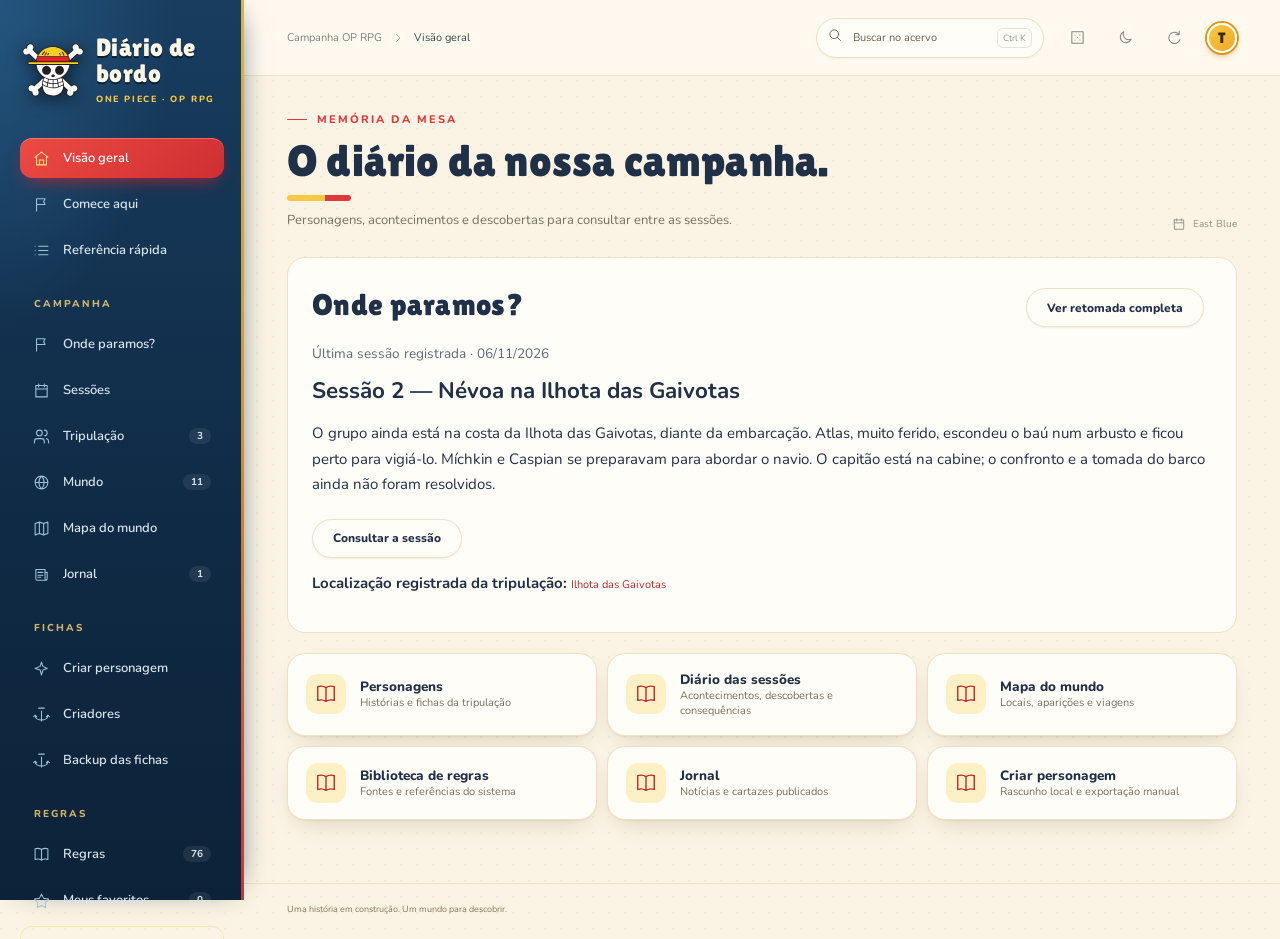
<file: index.html>
<!doctype html>
<html lang="pt-BR">
<head>
  <meta charset="utf-8"><meta name="viewport" content="width=device-width,initial-scale=1">
  <meta name="description" content="Diário de bordo da campanha OP RPG: regras, personagens, sessões e um mundo por descobrir.">
  <meta name="theme-color" content="#183d5f"><title>Diário de bordo · OP RPG</title>
  <link rel="icon" type="image/svg+xml" href="logo-one-piece.svg">
  <link rel="stylesheet" href="styles.css"><link rel="stylesheet" href="pirate.css"><link rel="stylesheet" href="creator-sheet.css"><link rel="stylesheet" href="extras.css"><link rel="stylesheet" href="journal.css"><link rel="stylesheet" href="sessions.css"><link rel="stylesheet" href="forge.css"><link rel="stylesheet" href="map.css"><link rel="stylesheet" href="soft.css"><link rel="stylesheet" href="ficha.css"><script defer src="data.js"></script><script defer src="rules-core.js"></script><script defer src="campaign.js"></script><script defer src="creator-sheet.js"></script><script defer src="creator.js"></script><script defer src="forge.js"></script><script defer src="tools.js"></script><script defer src="journal.js"></script><script defer src="sessions.js"></script><script defer src="map.js"></script><script defer src="ficha.js"></script><script defer src="archive.js?v=3c105b694101"></script><script defer src="app.js?v=3fec0b0f0a8c"></script>
</head>
<body>
  <a class="skip" href="#main">Ir para o conteúdo</a>
  <div class="shell">
    <aside id="sidebar" aria-label="Navegação principal"></aside>
    <div class="workspace">
      <header class="topbar"><button class="icon-button mobile-menu" id="menu-toggle" aria-label="Abrir navegação" aria-expanded="false"></button><div id="breadcrumbs"></div><div class="top-actions"><button class="search-trigger" id="search-trigger"><span id="search-icon"></span><span>Buscar no acervo</span><kbd>Ctrl K</kbd></button><button class="icon-button" id="refresh" title="Recarregar o acervo" aria-label="Recarregar o acervo"></button><span class="avatar" title="Acervo do mestre">V</span></div></header>
      <main id="main" tabindex="-1"><div class="loading">Preparando o diário de bordo…</div></main>
      <footer class="footer"><span>Uma história em construção. Um mundo para descobrir.</span><span id="updated"></span></footer>
    </div>
  </div>
  <dialog id="search-dialog"><div class="search-dialog-head"><span id="dialog-search-icon"></span><input id="global-search" placeholder="Procure regras, personagens, lugares…" aria-label="Buscar em todo o acervo" autocomplete="off"><button id="close-search" class="icon-button" aria-label="Fechar busca">Esc</button></div><div class="search-help">Busca em notas, personagens, sessões, lugares e conhecimento liberado. Acentos são opcionais.</div><div id="search-results"></div></dialog>
  <div id="toast" role="status" aria-live="polite"></div>
  <noscript>Ative JavaScript para navegar pelo acervo. Os arquivos originais continuam disponíveis no Vault de Obsidian.</noscript>
</body>
</html>
</file>
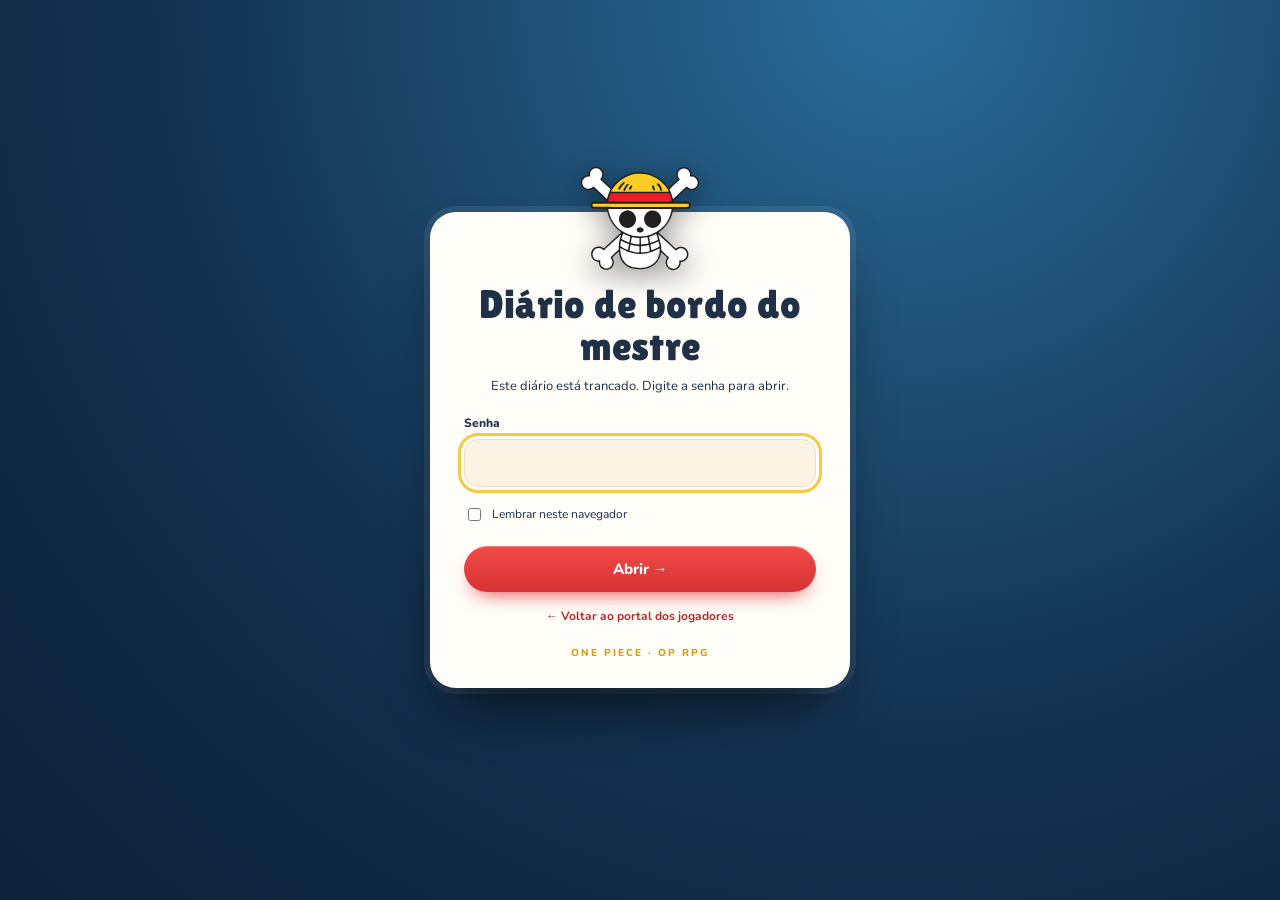
<file: mestre/index.html>
<!doctype html>
<html lang="pt-BR">
<head>
  <meta charset="utf-8"><meta name="robots" content="noindex,nofollow"><meta name="viewport" content="width=device-width,initial-scale=1">
  <meta name="description" content="Diário de bordo da campanha OP RPG: regras, personagens, sessões e um mundo por descobrir.">
  <meta name="theme-color" content="#183d5f"><title>Diário de bordo · OP RPG</title>
  <link rel="icon" type="image/svg+xml" href="logo-one-piece.svg">
  <link rel="stylesheet" href="styles.css"><link rel="stylesheet" href="pirate.css"><link rel="stylesheet" href="creator-sheet.css"><link rel="stylesheet" href="extras.css"><link rel="stylesheet" href="journal.css"><link rel="stylesheet" href="sessions.css"><link rel="stylesheet" href="forge.css"><link rel="stylesheet" href="map.css"><link rel="stylesheet" href="soft.css"><link rel="stylesheet" href="ficha.css"><script>window.OP_GATE={"area": "mestre", "title": "Diário de bordo do mestre", "salt": "BU4Hlf1jRCZd6ykxBLi0cA==", "iterations": 600000, "scripts": ["rules-core.js", "campaign.js", "creator-sheet.js", "creator.js", "forge.js", "tools.js", "journal.js", "sessions.js", "map.js", "ficha.js", "archive.js?v=3c105b694101", "app.js?v=3fec0b0f0a8c"]};</script><script defer src="porta.js"></script>
</head>
<body>
  <a class="skip" href="#main">Ir para o conteúdo</a>
  <div class="shell">
    <aside id="sidebar" aria-label="Navegação principal"></aside>
    <div class="workspace">
      <header class="topbar"><button class="icon-button mobile-menu" id="menu-toggle" aria-label="Abrir navegação" aria-expanded="false"></button><div id="breadcrumbs"></div><div class="top-actions"><button class="search-trigger" id="search-trigger"><span id="search-icon"></span><span>Buscar no acervo</span><kbd>Ctrl K</kbd></button><button class="icon-button" id="refresh" title="Recarregar o acervo" aria-label="Recarregar o acervo"></button><span class="avatar" title="Acervo do mestre">V</span></div></header>
      <main id="main" tabindex="-1"><div class="loading">Preparando o diário de bordo…</div></main>
      <footer class="footer"><span>Uma história em construção. Um mundo para descobrir.</span><span id="updated"></span></footer>
    </div>
  </div>
  <dialog id="search-dialog"><div class="search-dialog-head"><span id="dialog-search-icon"></span><input id="global-search" placeholder="Procure regras, personagens, lugares…" aria-label="Buscar em todo o acervo" autocomplete="off"><button id="close-search" class="icon-button" aria-label="Fechar busca">Esc</button></div><div class="search-help">Busca em notas, personagens, sessões, lugares e conhecimento liberado. Acentos são opcionais.</div><div id="search-results"></div></dialog>
  <div id="toast" role="status" aria-live="polite"></div>
  <noscript>Ative JavaScript para navegar pelo acervo. Os arquivos originais continuam disponíveis no Vault de Obsidian.</noscript>
</body>
</html>
</file>
<file: styles.css>
@import url('https://fonts.googleapis.com/css2?family=DM+Sans:wght@400;500;600;700&family=Libre+Caslon+Display&display=swap');
:root{--nav:#102d37;--nav-soft:#1b3a43;--paper:#f6f5f0;--white:#fffefa;--ink:#20393d;--muted:#78807a;--line:#e5e7df;--accent:#ba744b;--accent-soft:#f3e5d9;--green:#517868;--green-soft:#e8eee7;--serif:'Libre Caslon Display',Georgia,serif;--sans:'DM Sans',Arial,sans-serif}
*{box-sizing:border-box}body{margin:0;background:var(--paper);color:var(--ink);font-family:var(--sans);font-size:14px}button,input,select{font:inherit}button,a,input,select{ -webkit-tap-highlight-color:transparent}button{cursor:pointer}a{color:inherit;text-decoration:none}button{color:inherit}button:focus-visible,a:focus-visible,input:focus-visible,select:focus-visible{outline:3px solid #cb966c;outline-offset:4px}svg{width:20px;height:20px;flex-shrink:0}button svg{pointer-events:none}.shell{display:flex;min-height:100vh}#sidebar{position:fixed;left:0;top:0;bottom:0;width:244px;background:var(--nav);color:#b5c7c7;display:flex;flex-direction:column;padding:35px 20px 20px;z-index:30}.brand{display:flex;align-items:center;gap:12px;margin:0 12px 36px}.brand-mark{color:#dda47a;width:38px;height:38px}.brand strong{font-family:var(--serif);font-size:24px;font-weight:400;color:#f6eee0;line-height:1.1}.brand small{font-size:9px;letter-spacing:2.5px;display:block;margin-top:7px;color:#88a6a7}.nav-label{font-size:9px;text-transform:uppercase;letter-spacing:2px;color:#6f9398;margin:24px 14px 10px}.nav-item{display:flex;align-items:center;gap:13px;border-radius:8px;padding:12px 14px;font-size:12px;transition:.16s;margin:3px 0}.nav-item svg{width:17px;height:17px;color:#81a3a6}.nav-item:hover{background:#ffffff09;color:white}.nav-item.active{background:#29454b;color:#f8f4e9;box-shadow:inset 2px 0 #cf9267}.nav-item.active svg{color:#dda47a}.nav-count{font-size:10px;color:#8ca9a9;margin-left:auto}.side-bottom{margin-top:auto;padding-top:30px}.voyage{border:1px solid #365158;border-radius:10px;padding:17px;margin:0 6px 18px;background:linear-gradient(135deg,#1d3c44,#15333d)}.voyage small{font-size:9px;letter-spacing:1.7px;color:#a1b1aa}.voyage h4{font-family:var(--serif);font-size:24px;color:#efe6d3;font-weight:400;margin:9px 0}.voyage p{font-size:10px;line-height:1.8;color:#8da8a6;margin:0}.voyage-track{height:3px;background:#365158;margin:14px 0 10px}.voyage-track span{display:block;width:13%;height:3px;background:#cf9267}.side-footer{display:flex;align-items:center;gap:9px;color:#87a1a4;font-size:10px;padding:0 13px}.side-footer svg{width:13px;height:13px}.workspace{margin-left:244px;width:calc(100% - 244px);min-width:0}.topbar{height:85px;border-bottom:1px solid var(--line);display:flex;align-items:center;justify-content:space-between;padding:0 43px;gap:20px;background:#f9f8f3;position:relative;z-index:15}#breadcrumbs{font-size:11px;color:#7b837e;display:flex;align-items:center;gap:10px}#breadcrumbs .current{color:#314b4d}#breadcrumbs svg{width:12px;height:12px}.top-actions{display:flex;align-items:center;gap:19px}.search-trigger{background:var(--white);border:1px solid var(--line);border-radius:7px;color:#7e8780;padding:9px 11px;display:flex;align-items:center;gap:10px;font-size:11px;min-width:228px}.search-trigger svg{width:15px;height:15px}kbd{font:9px var(--sans);color:#90958e;border:1px solid #e1e4da;border-radius:4px;padding:3px 5px;margin-left:auto}.avatar{width:30px;height:30px;display:grid;place-items:center;border:1px solid #dfd4c3;background:#eee5d5;border-radius:50%;font-family:Georgia;color:#77684f;font-size:12px}.icon-button{border:0;background:transparent;padding:6px;display:inline-flex;align-items:center;justify-content:center;color:#7f8981;gap:6px}.icon-button svg{width:17px;height:17px}.mobile-menu{display:none}main{padding:36px 43px 45px;max-width:1580px;margin:auto;min-height:calc(100vh - 145px)}.eyebrow{font-size:9px;text-transform:uppercase;letter-spacing:2px;color:var(--accent);font-weight:700;display:flex;gap:10px;align-items:center}.eyebrow:before{content:'';width:20px;height:1px;background:var(--accent)}.page-head{display:flex;align-items:flex-end;justify-content:space-between;gap:20px;margin-bottom:26px}.page-head h1{font-family:var(--serif);font-size:38px;line-height:1.12;font-weight:400;margin:9px 0 8px;letter-spacing:-.5px}.page-head p{font-size:12px;color:var(--muted);margin:0;line-height:1.7}.date-tag{color:#8b9085;font-size:10px;white-space:nowrap;display:flex;align-items:center;gap:7px}.date-tag svg{width:14px;height:14px}.hero{position:relative;border-radius:13px;overflow:hidden;background:#1b4650;min-height:306px;padding:34px 38px;color:#f8f5ec;isolation:isolate;box-shadow:0 8px 30px #203a3d0a}.hero:after{content:'';position:absolute;inset:0;background:linear-gradient(90deg,#163b46 0%,#183f49 25%,#193f47c9 42%,transparent 74%);z-index:-1}.hero .eyebrow{color:#e1b58c;font-size:8px}.hero .eyebrow:before{background:#cba47e}.hero h2{font-family:var(--serif);font-weight:400;font-size:46px;line-height:1.06;margin:17px 0 16px;letter-spacing:-.5px}.hero h2 em{color:#e1b58c;font-weight:400}.hero p{color:#b6cacc;font-size:11px;line-height:1.9;max-width:300px;margin-bottom:22px}.btn{display:inline-flex;justify-content:center;align-items:center;gap:9px;border:1px solid transparent;border-radius:6px;padding:10px 15px;font-size:11px;font-weight:600;transition:.18s;min-height:37px}.btn svg{width:15px;height:15px}.btn-primary{background:#dba87c;color:#213b40}.btn-primary:hover{background:#ebbb91;transform:translateY(-1px)}.btn-outline{border-color:#4f737a;color:#dae6df;background:transparent;margin-left:8px}.btn-outline:hover{background:#ffffff0a}.btn-light{background:var(--white);border-color:var(--line);color:#526661}.btn-light:hover{border-color:#b8c7bd}.hero-coordinate{position:absolute;bottom:20px;right:23px;display:flex;gap:10px;font-size:8px;letter-spacing:1.5px;color:#c7d1c7}.stat{border:1px solid var(--line);background:var(--white);border-radius:9px;padding:17px 19px;display:flex;align-items:center;gap:15px;transition:.2s}.stat:hover{border-color:#bbc9c0;transform:translateY(-2px)}.stat strong{font-size:24px;font-weight:500;letter-spacing:-1px;display:block;line-height:1.1}.stat span{font-size:10px;color:var(--muted);margin-top:5px;display:block}.section-head{display:flex;align-items:center;justify-content:space-between;gap:12px;margin-bottom:17px}.section-head h2{font-family:var(--serif);font-size:26px;font-weight:400;margin:0}.section-head p{font-size:10px;color:var(--muted);margin:5px 0 0}.text-link{display:inline-flex;align-items:center;gap:6px;font-size:10px;color:#8d7256}.text-link svg{width:13px;height:13px}.dashboard-columns{display:grid;grid-template-columns:minmax(0,1.7fr) minmax(240px,1fr);gap:26px}.rule-grid{display:grid;grid-template-columns:repeat(2,1fr);gap:12px}.rule-card{display:flex;gap:12px;align-items:flex-start;border:1px solid var(--line);background:var(--white);padding:17px;border-radius:8px;transition:.18s;min-height:98px}.rule-card:hover{border-color:#aec1b6;box-shadow:0 5px 15px #304a3c06}.rule-icon{padding:8px;background:#eff2ea;border-radius:7px;color:#6f8b7b;display:flex}.rule-icon svg{width:17px;height:17px}.rule-card h3{font-size:11px;line-height:1.5;margin:2px 0 5px;font-weight:600}.rule-card p{font-size:9px;line-height:1.7;color:#8b9086;margin:0}.rule-card .arrow{margin-left:auto;padding-top:4px;color:#adb6a9}.rule-card .arrow svg{width:12px;height:12px}.note-panel{border:1px solid #e4d9c9;background:#f1ece1;border-radius:10px;padding:23px;position:relative;overflow:hidden}.note-panel .eyebrow{font-size:8px;color:#9c7d53;letter-spacing:1.3px}.note-panel h3{font-family:var(--serif);font-size:26px;font-weight:400;line-height:1.2;margin:15px 0 11px}.note-panel p{font-size:10px;line-height:1.85;color:#807e70}.soft-label{font-size:8px;letter-spacing:1.5px;color:#a59070;display:block;padding-top:5px}.tag{display:inline-flex;align-items:center;border-radius:4px;padding:4px 6px;font-size:8px;letter-spacing:.4px;line-height:1.3;background:#edf1e9;color:#6d8269}.tag.proposal{background:#f5e9dc;color:#a67b4a}.tag.gm{background:#e9edec;color:#788982}.footer{max-width:1580px;margin:auto;padding:19px 43px 24px;display:flex;justify-content:space-between;gap:10px;border-top:1px solid var(--line);font-size:9px;color:#929a8f}.library-tools{display:flex;align-items:center;gap:10px;margin:25px 0 16px}.filter-search{position:relative;flex:1}.filter-search svg{position:absolute;left:13px;top:12px;width:16px;height:16px;color:#8b978a}.filter-search input{width:100%;background:var(--white);border:1px solid #dce1d6;border-radius:7px;padding:12px 15px 12px 39px;font-size:12px;color:var(--ink)}.library-tools select{background:var(--white);border:1px solid #dce1d6;border-radius:7px;padding:11px 13px;font-size:11px;color:#76816f;max-width:190px}.result-count{font-size:10px;color:#8a9388;margin-bottom:17px}.document-grid{display:grid;grid-template-columns:repeat(3,minmax(0,1fr));gap:15px}.document-card{display:flex;flex-direction:column;align-items:flex-start;text-align:left;background:var(--white);border:1px solid var(--line);border-radius:9px;padding:21px;min-height:197px;transition:.18s}.document-card:hover{border-color:#adbcaa;transform:translateY(-2px)}.document-card .doc-top{width:100%;display:flex;align-items:center;justify-content:space-between}.doc-top>svg{width:19px;height:19px;color:#789680}.document-card h3{font-family:var(--serif);font-size:23px;font-weight:400;line-height:1.15;margin:18px 0 9px}.document-card p{font-size:10px;line-height:1.8;color:#8a9085;margin:0 0 17px;display:-webkit-box;-webkit-line-clamp:3;-webkit-box-orient:vertical;overflow:hidden}.doc-foot{margin-top:auto;width:100%;display:flex;justify-content:space-between;align-items:center;font-size:9px;color:#8f9a88}.doc-foot svg{width:13px;height:13px}.book-strip{display:grid;grid-template-columns:repeat(5,minmax(0,1fr));gap:10px;margin:24px 0 32px}.book{background:#eceee5;border:1px solid #dce0d2;border-radius:7px;padding:15px;display:block;min-height:120px;position:relative;overflow:hidden}.book:before{content:'';position:absolute;left:4px;top:0;height:100%;width:2px;background:#c8d1bf}.book small{display:block;font-size:8px;color:#96a089;text-transform:uppercase;letter-spacing:1px;margin-bottom:12px}.book strong{font-family:var(--serif);font-size:19px;font-weight:400;display:block;line-height:1.2}.book span{font-size:8px;color:#8c9782;margin-top:8px;display:block}.empty-state{border:1px dashed #cfd8c9;background:#f0f2e9;text-align:center;padding:45px 25px;border-radius:12px;margin:20px 0}.empty-state>svg{width:40px;height:40px;color:#879d87;margin:0 0 13px}.empty-state h2{font-family:var(--serif);font-size:30px;font-weight:400;margin:0 0 12px}.empty-state p{max-width:470px;margin:0 auto 22px;font-size:12px;color:#89927f;line-height:1.8}.empty-state .btn-outline{color:#657b65;border-color:#c9d2bf}.reading-layout{display:grid;grid-template-columns:minmax(0,1fr) 200px;gap:32px}.article{background:var(--white);border:1px solid var(--line);border-radius:11px;padding:34px 38px;min-width:0}.article-header{border-bottom:1px solid var(--line);padding-bottom:22px;margin-bottom:26px}.article-header h1{font-family:var(--serif);font-size:37px;line-height:1.1;font-weight:400;margin:12px 0 18px}.article-meta{display:flex;gap:9px;flex-wrap:wrap}.article-actions{display:flex;gap:8px;margin-bottom:18px;flex-wrap:wrap}.article-actions .btn{font-size:10px;padding:8px 11px}.article-body{font-size:13px;line-height:1.9;overflow-wrap:anywhere}.article-body p{margin:0 0 16px}.article-body h2,.article-body h3,.article-body h4{scroll-margin-top:30px;color:#284d4e;line-height:1.3;margin:27px 0 15px}.article-body h2{font-family:var(--serif);font-size:29px;font-weight:400}.article-body h3{font-size:15px}.article-body h4{font-size:13px}.article-body a{color:#ae704e;border-bottom:1px solid #d4b89e}.article-body a:hover{color:#733d27}.article-body ul,.article-body ol{padding-left:23px;margin:12px 0 20px}.article-body li{padding-left:4px;margin:6px 0}.article-body blockquote{border-left:3px solid #c29b71;background:#f5f0e6;margin:18px 0;padding:15px 20px;color:#887559}.article-body code{font:11px/1.7 Consolas,monospace;background:#eef1e9;padding:2px 5px;border-radius:3px}.article-body pre{padding:16px;background:#19353d;color:#d2e0d5;border-radius:8px;overflow:auto}.article-body pre code{background:none;padding:0;color:inherit;white-space:pre}.table-scroll{overflow-x:auto;margin:20px 0}.article-body table{border-collapse:collapse;width:100%;font-size:11px;line-height:1.65;min-width:350px}.article-body th{background:#ecf0e6;color:#58705a;font-weight:600;text-align:left;padding:11px 12px;white-space:normal}.article-body td{border-bottom:1px solid var(--line);padding:11px 12px;vertical-align:top}.article-body tr:hover td{background:#fafaf4}.article-body hr{border:0;border-top:1px solid var(--line);margin:25px 0}.unresolved{color:#9a8c70;border-bottom:1px dotted #b2aa92}.toc{position:sticky;top:25px;align-self:start;padding-top:15px}.toc h3{font-size:9px;letter-spacing:1.6px;text-transform:uppercase;color:#8e9986;margin:0 0 15px}.toc a{display:block;font-size:10px;line-height:1.6;color:#7d8c79;border-left:1px solid #dde3d3;padding:7px 0 7px 12px}.toc a:hover{color:#9b6a42;border-left-color:#bb8b5b}.toc .backlinks{margin-top:28px}.source-path{margin-top:25px;border-top:1px solid var(--line);padding-top:15px;color:#8e9786;font-size:9px;line-height:1.8;overflow-wrap:anywhere}dialog{border:1px solid #d7ddcf;border-radius:13px;background:#fcfcf6;box-shadow:0 25px 100px #0c2c3c45;width:min(680px,calc(100vw - 32px));padding:0;max-height:80vh;margin:12vh auto auto;color:var(--ink)}dialog::backdrop{background:#112d3977;backdrop-filter:blur(4px)}.search-dialog-head{display:flex;align-items:center;gap:12px;padding:20px;border-bottom:1px solid var(--line)}.search-dialog-head svg{width:21px;color:#9ca88e}.search-dialog-head input{background:transparent;border:0;outline:none;width:100%;color:var(--ink);font-size:14px}.search-help{font-size:10px;color:#8b9982;padding:13px 20px 5px}#search-results{padding:8px;max-height:55vh;overflow:auto}.search-result{display:block;border-radius:6px;padding:13px 15px;border-bottom:1px solid #edf0e4}.search-result:hover{background:#eff3e8}.search-result strong{display:block;font-size:12px;font-weight:500}.search-result small{display:block;color:#8b9883;font-size:10px;line-height:1.6;margin-top:5px}.search-category{color:#b28d60!important;font-size:8px!important;text-transform:uppercase;letter-spacing:1px}#toast{position:fixed;bottom:23px;left:50%;transform:translate(-50%,20px);padding:12px 20px;background:#22473e;color:#eef2e6;font-size:12px;border-radius:7px;opacity:0;transition:.2s;pointer-events:none;z-index:100}#toast.visible{opacity:1;transform:translate(-50%,0)}.skip{position:fixed;top:-60px;left:260px;background:#dbb184;padding:10px 15px;z-index:100}.skip:focus{top:10px}.loading{padding:70px;text-align:center;color:#82907b}.section-gap{margin-top:30px}.pill-row{display:flex;gap:8px;margin:18px 0;flex-wrap:wrap}.pill{border:1px solid #dfe5d7;background:transparent;color:#839174;border-radius:20px;padding:7px 13px;font-size:10px}.pill.active{background:#23453f;border-color:#23453f;color:#f8f5e8}.note-tip{padding:14px 18px;border-radius:7px;font-size:11px;line-height:1.7;background:#ecefe4;color:#79876d;margin:20px 0}.timeline-item{display:flex;gap:20px;padding:21px 0;border-bottom:1px solid var(--line)}.timeline-item time{font-size:10px;color:#a18b65;min-width:86px}.timeline-item h3{font-size:12px;margin:0 0 7px}.timeline-item p{font-size:11px;color:#8b9580;line-height:1.7;margin:0}
@media(min-width:1500px){main{padding-top:42px}.hero{min-height:330px}.hero h2{font-size:52px}}
@media(max-width:1150px){#sidebar{width:214px;padding-left:14px;padding-right:14px}.workspace{margin-left:214px;width:calc(100% - 214px)}main{padding:29px 27px}.topbar{padding:0 27px}.footer{padding:20px 27px}.dashboard-columns{grid-template-columns:1.45fr 1fr;gap:18px}.rule-card{padding:13px;gap:8px}.rule-card h3{font-size:10px}.hero{padding:32px;min-height:306px}.document-grid{grid-template-columns:repeat(2,minmax(0,1fr))}.reading-layout{grid-template-columns:minmax(0,1fr)}.toc{display:none}.stat{padding:16px 12px;gap:10px}.stat strong{font-size:23px}.stat span{font-size:9px}.book-strip{grid-template-columns:repeat(3,1fr)}}
@media(max-width:850px){.dashboard-columns{grid-template-columns:1fr}.note-panel{padding:22px}.note-panel h3{font-size:25px}.hero h2{font-size:41px}.hero p{max-width:260px}.hero:after{background:linear-gradient(90deg,#163b46 0%,#193f49ee 34%,#193f47b3 57%,transparent)}.search-trigger{min-width:180px}.search-trigger kbd{display:none}.top-actions{gap:10px}.page-head .date-tag{display:none}.article{padding:25px}.book-strip{grid-template-columns:repeat(2,1fr)}}
@media(max-width:650px){#sidebar{transform:translateX(-100%);width:244px;transition:transform .2s;box-shadow:10px 0 35px #102d3722}body.menu-open #sidebar{transform:translateX(0)}.workspace{margin-left:0;width:100%}.mobile-menu{display:inline-flex}.topbar{height:67px;padding:0 18px;gap:10px}#breadcrumbs{margin-right:auto;font-size:10px}.top-actions{gap:8px}.search-trigger{min-width:0;background:transparent;border:0;padding:6px}.search-trigger>span:nth-child(2){display:none}.search-trigger svg{width:19px;height:19px}.avatar{width:26px;height:26px}main{padding:25px 18px 30px}.page-head{margin-bottom:21px}.page-head h1{font-size:33px}.page-head p{font-size:11px}.hero{min-height:340px;padding:28px 25px}.hero h2{font-size:40px}.hero:after{background:linear-gradient(90deg,#173e48 10%,#173e48dc 45%,#173e4877)}.hero p{max-width:235px}.hero-coordinate{font-size:7px}.stat{padding:16px 13px}.stat span{font-size:9px}.rule-grid{gap:10px}.rule-card{min-height:112px;flex-wrap:wrap;padding:13px;gap:8px}.rule-card .arrow{display:none}.rule-card>div:not(.rule-icon){width:100%}.rule-card h3{font-size:11px}.rule-icon{padding:6px}.section-head h2{font-size:25px}.section-head .text-link{font-size:9px}.footer{padding:17px 18px;font-size:8px;flex-direction:column}.document-grid{grid-template-columns:1fr}.document-card{min-height:170px}.document-card h3{font-size:25px}.book strong{font-size:20px}.library-tools{flex-wrap:wrap}.filter-search{min-width:100%}.library-tools select{max-width:none;flex:1}.article{padding:23px 18px}.article-header h1{font-size:32px}.article-body{font-size:12px}.article-body h2{font-size:27px}.article-body table{font-size:10px}.article-actions .btn{padding:9px;font-size:9px}.search-dialog-head{padding:15px;gap:8px}.search-dialog-head input{font-size:12px}.skip{left:20px}.timeline-item{gap:12px}.timeline-item time{min-width:70px;font-size:9px}}
@media(prefers-reduced-motion:reduce){*{scroll-behavior:auto!important;transition:none!important;animation:none!important}}
</file>
<file: pirate.css>
@import url('https://fonts.googleapis.com/css2?family=Bangers&family=Barlow+Condensed:wght@500;600;700&family=Nunito+Sans:wght@400;600;700;800&display=swap');
:root{--nav:#112b45;--nav-soft:#213e58;--paper:#f4e6c7;--white:#fffaeb;--ink:#243043;--muted:#706451;--line:#dac8a3;--accent:#c73730;--accent-soft:#f9dfc4;--serif:'Bangers',Impact,fantasy;--sans:'Nunito Sans',Arial,sans-serif}
body{background-color:var(--paper);background-image:radial-gradient(#927e4d25 .6px,transparent .7px);background-size:7px 7px;font-size:15px}#sidebar{background:linear-gradient(165deg,#153550,#0b2037);border-right:4px solid #e3b64f;color:#d6dfdd}.brand{margin-left:5px}.brand strong{font-size:29px;letter-spacing:1px;line-height:1.1}.brand small{color:#e4bd62;letter-spacing:2px;font-size:9px}.brand-mark{color:#f3c75e;width:39px;height:39px}.nav-label{color:#d2af68;font-size:10px}.nav-item{font-size:13px;padding:12px 11px;border-radius:3px}.nav-item svg{color:#a7cbd7}.nav-item.active{background:#bd332e;box-shadow:3px 3px #081d30;color:white;transform:rotate(-1deg)}.nav-item.active svg{color:#ffdc79}.nav-count{color:inherit}.voyage{border:1px solid #e8c17466;background:#28445b;border-radius:3px}.voyage h4{font-size:33px;letter-spacing:2px}.voyage small,.voyage p{color:#d4d4c4}.voyage-track span{background:#e8bf55}.side-footer{color:#e9c670}.topbar{background:#fff6df;border-color:#cbb994;height:76px}.search-trigger{background:#f4e7cb;color:#675f50;border-color:#d3bd96}.avatar{background:#cc3a32;color:white;border-color:#8d2823}.page-head h1{font-size:46px;letter-spacing:1.2px}.eyebrow{font-family:'Barlow Condensed',Arial,sans-serif;font-size:12px;letter-spacing:2px}.page-head p{font-size:13px}.hero{min-height:350px;background:#08618b;border:3px solid #203749;border-radius:5px;box-shadow:5px 6px #cab78d;transform:rotate(-.35deg)}.hero:after{background:linear-gradient(90deg,#102d47 1%,#103750e8 29%,#143b5070 52%,transparent 72%)}.hero h2{font-size:58px;letter-spacing:1.2px;line-height:1.01;text-shadow:3px 3px #10253a}.hero h2 em{font-style:normal;color:#ffdb68}.hero p{font-size:13px;color:#f0ecdb;max-width:335px}.hero .eyebrow{color:#ffe299;font-size:11px}.hero-coordinate{background:#cc3a30;color:#fff4cc;font-size:10px;padding:9px 18px;right:15px;bottom:15px;transform:rotate(-2deg)}.btn{border-radius:3px;font-weight:800;font-size:12px;min-height:39px}.btn-primary{background:#ca3930;color:white;border:1px solid #8e2724;box-shadow:2px 3px #152d40}.btn-primary:hover{background:#ad2824}.btn-outline{background:#fff4dc;color:#203749;border-color:#cbb576}.btn-light{background:#fff8e5;border:1px solid #cdbb96;color:#3e453e}.stat{background:#fff9e9;border:1px solid #cfbb94;border-radius:4px;box-shadow:2px 3px #d9c8a8}.stat strong{font-family:var(--serif);font-size:34px;font-weight:400;color:#b6342d}.stat span{font-size:11px;color:#72634b}.rule-icon{background:#f9e4b0;color:#a63d2f;border-radius:50%}.section-head h2{font-size:32px;letter-spacing:.8px}.section-head p,.rule-card p{color:#766b59}.rule-card{background:#fff9e9;border:1px solid #d4c09a;border-radius:4px;box-shadow:2px 2px #dbc9a5}.rule-card h3{font-size:13px;color:#273e4c}.rule-card:hover,.document-card:hover{border-color:#c44934;transform:translateY(-3px);box-shadow:3px 4px #d7bb82}.text-link{color:#ad332c;font-size:11px}.note-panel{background:#f5d884;border:2px solid #c49d49;border-radius:4px;position:relative}.note-panel h3{font-size:33px;letter-spacing:.5px;color:#51371d}.note-panel p{color:#665137}.document-card{background:#fff8e5;border:1px solid #cdb88e;border-radius:3px;box-shadow:3px 4px #dcc8a2}.document-card h3{font-size:27px;letter-spacing:.5px}.document-card p{font-size:12px;color:#756853}.document-card .doc-foot{font-size:10px;color:#786449}.tag{color:#634d2d;background:#f0dfbb;border-radius:2px;font-size:10px}.tag.proposal{background:#c63d30;color:#fff4d5}.book{background:#edd19b;border-color:#bea374;border-radius:3px;box-shadow:3px 3px #d6bf96}.book strong{font-size:25px;letter-spacing:.5px}.book small,.book span{color:#765d39;font-size:10px}.book:before{background:#aa3930}.note-tip{background:#f6e7c2;color:#746043;border:1px solid #dac08c;border-radius:3px;font-size:12px}.article{background:#fff9e9;border-color:#cfbb95;border-radius:3px;box-shadow:3px 4px #dfcfad}.article-header h1{font-size:42px;letter-spacing:.8px}.article-body{font-size:14px;color:#3f413b}.article-body h2{font-size:31px;letter-spacing:.6px}.article-body h3{font-size:16px}.article-body th{background:#ead6aa;color:#634a2c}.article-body a{color:#a3382f}.article-body blockquote{background:#f5e7c2;color:#695331;border-color:#bc3d30}.toc a{color:#6c604c;font-size:11px}.toc h3{color:#a2392e}.empty-state{background:#f3e4be;border-color:#cbb68e}.empty-state h2{letter-spacing:.5px}.empty-state p{color:#76664c}.pill{border-color:#bea97f;color:#665537;font-size:11px}.pill.active{background:#c23b30;border-color:#9f2c24}.library-tools input,.library-tools select{background:#fff8e6;color:#4f4c3e;border-color:#cfbb94}.footer{border-color:#cdb68a;color:#8a7657}.filter-search{background:#fff8e6;border-color:#cdb68a}.entity-grid{display:grid;grid-template-columns:repeat(auto-fill,minmax(290px,1fr));gap:25px}.wanted-card{background:#e9cea0;border:4px double #6e5033;padding:22px 26px;box-shadow:5px 6px #b7986b55;transform:rotate(-.6deg)}.wanted-card h2{font-family:var(--serif);font-size:54px;text-align:center;letter-spacing:5px;margin:0;color:#554027}.wanted-card .portrait{height:180px;display:grid;place-items:center;background:radial-gradient(ellipse at 60% 20%,#6c8e94,#243d4a);margin:12px 0;border:2px solid #765b3a;color:#f0d796}.portrait svg{width:85px;height:85px}.wanted-card h3{font-family:var(--serif);font-size:35px;text-align:center;letter-spacing:1px;margin:10px 0}.wanted-card p{font-size:12px;line-height:1.7}.wanted-card .entity-links{display:flex;gap:8px;flex-wrap:wrap;border-top:1px solid #b6996b;padding-top:15px}.access-grid{display:grid;grid-template-columns:1fr 1fr;gap:20px;margin:20px 0}.access-card{padding:25px;border:2px solid #b49b70;background:#fff6dd;border-radius:4px}.access-card h2{font:32px var(--serif);letter-spacing:1px;margin:9px 0}.access-card p{font-size:13px;line-height:1.7}.access-card.private{border-color:#b63a30}.workshop-banner{display:flex;justify-content:space-between;gap:20px;align-items:center;padding:24px;background:#183c53;color:#fff5d3;border:3px solid #e3b950;box-shadow:4px 4px #d5bd8e;margin-bottom:30px}.workshop-banner h2{font:35px var(--serif);margin:0 0 8px;letter-spacing:1px}.workshop-banner p{font-size:13px;max-width:600px;line-height:1.8;margin:0}.wizard-layout{display:grid;grid-template-columns:minmax(0,1.1fr) minmax(290px,.9fr);gap:24px;align-items:start}.wizard-panel{padding:26px;background:#fff8e7;border:1px solid #cbb68d;box-shadow:3px 4px #d9c49e}.wizard-panel h2{font:29px var(--serif);letter-spacing:.6px;margin:0 0 18px}.wizard-panel h3{font:24px var(--serif);letter-spacing:.5px}.wizard-panel label{display:block;font-size:12px;font-weight:800;margin:15px 0 7px}.wizard-panel input,.wizard-panel select,.wizard-panel textarea{width:100%;padding:11px;border:1px solid #cbb58c;border-radius:3px;background:#fffdf5;color:#293640;font:13px var(--sans)}.wizard-panel textarea{min-height:85px;resize:vertical}.wizard-panel input[type=checkbox]{width:auto;margin-right:8px}.wizard-panel label.check-choice{display:flex;gap:5px;font-weight:400;line-height:1.5;padding:10px;background:#f5ebd3}.wizard-panel .fields-two{display:grid;grid-template-columns:1fr 1fr;gap:0 15px}.wizard-panel small{color:#776447;font-size:11px;line-height:1.7;display:block}.creator-tabs{display:flex;gap:7px;flex-wrap:wrap;margin:20px 0}.creator-tabs button{padding:10px 14px;background:#efddba;border:1px solid #bfa675;font-size:12px}.creator-tabs button.active{background:#ba362f;color:#fff7e0;border-color:#9e2b25}.creator-actions{display:flex;gap:10px;flex-wrap:wrap;margin-top:22px}.sheet-summary{display:grid;grid-template-columns:repeat(3,1fr);gap:8px}.sheet-summary div{background:#eadaae;padding:12px;text-align:center}.sheet-summary strong{font:30px var(--serif);display:block}.sheet-summary small{font-size:10px}.wizard-preview{position:sticky;top:20px}.wizard-preview p,.wizard-preview li{font-size:12px;line-height:1.8}.wizard-preview h1{font:38px var(--serif);letter-spacing:1px}.wizard-preview table{width:100%;border-collapse:collapse;font-size:12px}.wizard-preview td,.wizard-preview th{border-bottom:1px solid #d6c298;padding:8px;text-align:left}.form-error{background:#fae2ce;color:#8e2924;border:1px solid #cb8070;padding:13px;font-size:12px;line-height:1.7}.choice-reference{background:#f1e4c8;border-left:3px solid #bb3b30;padding:12px;margin:12px 0}.choice-reference details{margin:7px 0}.choice-reference summary{cursor:pointer;font-size:12px;font-weight:700}.choice-reference .article-body{font-size:12px;max-height:300px;overflow:auto}.selection-status{font-size:11px;color:#886338;margin:9px 0}.access-link{color:#ffe19b!important;background:#30485b;border:1px solid #d6b86866}.wizard-panel fieldset{border:1px solid #d5c198;padding:14px;margin:16px 0}.wizard-panel legend{font-weight:800;font-size:12px;padding:0 7px}.wizard-panel .small-number{width:70px}.sheet-condition{border-left:3px solid #c23b30;padding-left:12px}.creation-placeholder{border:1px dashed #aa8b51;padding:20px;line-height:1.7;font-size:13px}
@media(min-width:1500px){.hero{min-height:390px}.hero h2{font-size:68px}}
@media(max-width:850px){.wizard-layout{grid-template-columns:1fr}.wizard-preview{position:static}.hero h2{font-size:53px}.access-grid{grid-template-columns:1fr}.workshop-banner{flex-direction:column;align-items:flex-start}}
@media(max-width:650px){.page-head h1{font-size:38px}.hero{min-height:390px}.hero h2{font-size:50px}.hero:after{background:linear-gradient(90deg,#102d47fa,#103750c9 57%,#143b5060)}.hero p{max-width:250px}.hero .eyebrow{font-size:9px}.wizard-panel{padding:19px}.wizard-panel .fields-two{grid-template-columns:1fr}.entity-grid{grid-template-columns:1fr}.wanted-card{transform:none}.topbar{height:67px}.section-head h2{font-size:28px}.article-header h1{font-size:34px}}
@media print{body{background:white!important;color:black!important}#sidebar,.topbar,.footer,.page-head,.creator-tabs,.creator-form,.creator-actions,.note-tip,.print-hide,#toast{display:none!important}.workspace{margin:0!important;width:100%!important}main{padding:0!important}.wizard-layout{display:block}.wizard-preview{position:static;border:0;box-shadow:none;padding:0}.wizard-preview details{display:block}.wizard-preview .source-path{font-size:10px}.sheet-summary div{background:#eee!important}h1,h2,h3{break-after:avoid}table,li,.sheet-condition{break-inside:avoid}a{color:black!important}*{box-shadow:none!important}.wizard-preview p,.wizard-preview li{font-size:11px}body.print-creator .wizard-preview{display:block}}

.check-choice[hidden]{display:none!important}.choice-picker>summary{cursor:pointer;font-size:12px;color:#9a3a2b;padding:8px 0}.choice-picker input[type=search]{margin-bottom:12px}.wizard-preview details>summary{cursor:pointer;font-weight:800;padding:12px 0}.wizard-preview .sheet-condition p{white-space:normal}
</file>
<file: creator-sheet.css>
/* Ficha estilo 5etools (bloco de estatísticas), nas cores do diário de bordo. */
.ops-sheet{--ops-red:#822000;--ops-gold:#e69a28;--ops-bg:#fdf6e6;--ops-ink:#2a2622;--ops-muted:#7a6f63;max-width:1080px;margin:0 auto 40px;background:var(--ops-bg);color:var(--ops-ink);border-top:6px solid var(--ops-gold);border-bottom:6px solid var(--ops-gold);box-shadow:0 0 0 1px #d9c8a6,0 10px 30px #5a3d1a26;padding:22px 30px 18px;font:14px/1.5 var(--sans,Arial,sans-serif);position:relative}
.ops-sheet::before,.ops-sheet::after{content:'';position:absolute;left:-3px;right:-3px;height:3px;background:#b98b44;border-radius:2px}.ops-sheet::before{top:-6px}.ops-sheet::after{bottom:-6px}
.ops-head{display:flex;justify-content:space-between;align-items:flex-start;gap:16px}
.ops-name{font-family:'Libre Caslon Display',Georgia,serif;font-variant:small-caps;font-weight:700;color:var(--ops-red);font-size:34px;line-height:1.05;margin:0;letter-spacing:.5px}
.ops-sub{font-style:italic;margin:4px 0 0;color:var(--ops-ink)}
.ops-badge{font-size:11px;font-weight:700;letter-spacing:.6px;text-transform:uppercase;padding:5px 10px;border-radius:999px;white-space:nowrap}.ops-badge--warn{background:#f5dccb;color:#8a3a12}.ops-badge--ok{background:#dfeadb;color:#2f5b3a}
.ops-rule{height:5px;margin:12px 0;background:linear-gradient(90deg,var(--ops-red) 0,var(--ops-red) 60%,transparent);clip-path:polygon(0 0,100% 50%,0 100%)}
.ops-vitals{display:grid;grid-template-columns:repeat(6,1fr);gap:8px}
.ops-vitals>div{display:flex;flex-direction:column;align-items:center;text-align:center;border:1px solid #e3cfa6;border-radius:8px;background:#fffaf0;padding:8px 4px}
.ops-vitals span{font-size:10px;text-transform:uppercase;letter-spacing:.8px;color:var(--ops-red);font-weight:700}.ops-vitals strong{font-size:26px;line-height:1.2;font-family:'Libre Caslon Display',Georgia,serif}.ops-vitals small{font-size:10.5px;color:var(--ops-muted);line-height:1.25}
.ops-track{display:flex;flex-wrap:wrap;gap:10px 18px;margin-top:10px;padding:8px 10px;border:1px dashed #d8bf90;border-radius:8px;background:#fff7e6}
.ops-track label{display:flex;align-items:center;gap:6px;font-size:12px;font-weight:600;color:var(--ops-red)}.ops-track label span{display:flex}.ops-track input{width:52px;text-align:center;border:1px solid #d8bf90;background:white;border-radius:4px;padding:2px}.ops-track button{border:1px solid #d8bf90;background:#fbecd0;width:24px;border-radius:4px}.ops-track small{color:var(--ops-muted);font-weight:400}
.ops-abilities{width:100%;border-collapse:collapse;text-align:center;table-layout:fixed}
.ops-abilities th{color:var(--ops-red);font-size:13px;letter-spacing:1px;padding:2px}.ops-abilities td{padding:2px}.ops-score{font-size:22px;font-family:'Libre Caslon Display',Georgia,serif;line-height:1.1}
.ops-saverow td{font-size:11.5px;color:var(--ops-muted)}.ops-saverow b{color:var(--ops-red)}
.ops-props p{margin:2px 0}.ops-props strong{color:var(--ops-red)}
.ops-roll{background:none;border:0;padding:0 1px;color:#1e5a8a;font-weight:600;border-bottom:1px dotted #1e5a8a88;cursor:pointer;font-size:inherit;font-family:inherit;line-height:inherit}.ops-roll:hover{background:#1e5a8a14;border-radius:3px}
.ops-allskills{margin-top:8px}.ops-allskills summary{cursor:pointer;color:var(--ops-red);font-weight:600;font-size:13px}
.ops-skillgrid{display:grid;grid-template-columns:repeat(3,1fr);gap:2px 18px;margin-top:6px}.ops-skillgrid>div{display:flex;justify-content:space-between;border-bottom:1px solid #eadbbd;padding:2px 0;font-size:13px}.ops-skillgrid small{color:var(--ops-muted);font-size:10px}.ops-skillgrid .is-prof span{font-weight:600}
.ops-cols{column-count:2;column-gap:34px;column-rule:1px solid #e6d3ae}
.ops-h{font-family:'Libre Caslon Display',Georgia,serif;font-variant:small-caps;color:var(--ops-red);font-size:21px;font-weight:400;border-bottom:1px solid var(--ops-red);margin:14px 0 6px;padding-bottom:1px;break-after:avoid;column-span:none}
.ops-cols>.ops-h:first-child{margin-top:0}
.ops-entry{break-inside:avoid;margin:0 0 9px}.ops-entry p{margin:0 0 4px}.ops-entry--long summary{cursor:pointer;list-style:none}.ops-entry--long summary::-webkit-details-marker{display:none}.ops-entry--long summary::after{content:' ler mais';color:#1e5a8a;font-size:12px}.ops-entry--long[open] summary .ops-muted,.ops-entry--long[open] summary::after{display:none}.ops-entry--long[open]{break-inside:auto}
.ops-src{font-size:10.5px;color:var(--ops-muted);text-align:right}
.ops-muted{color:var(--ops-muted)}
.ops-flag{display:inline-block;font-size:10px;font-weight:700;text-transform:uppercase;letter-spacing:.5px;background:#f5dccb;color:#8a3a12;border-radius:4px;padding:0 5px;vertical-align:1px;cursor:help}
.ops-table{width:100%;border-collapse:collapse;font-size:12.5px;margin:4px 0 6px}.ops-table th{text-align:left;color:var(--ops-red);border-bottom:1px solid #d8bf90}.ops-table td{border-bottom:1px solid #eee0c2;padding:2px 4px;vertical-align:top}.ops-table tbody tr:nth-child(odd){background:#f7ead0}
.ops-list{margin:0 0 6px;padding-left:18px}
.ops-concerns{margin-top:14px;border:1px solid #e9b99a;background:#fbe9dd;border-radius:8px;padding:8px 12px;color:#7a2f10}.ops-concerns summary{cursor:pointer;font-weight:700}
.ops-foot{margin-top:12px;font-size:11px;color:var(--ops-muted);text-align:center}
.ops-rollbox{position:fixed;right:18px;bottom:18px;width:300px;max-height:60vh;overflow:auto;background:#fffaf0;border:1px solid #d8bf90;border-top:4px solid #e69a28;border-radius:8px;box-shadow:0 10px 30px #0003;z-index:60;font-size:13px}
.ops-rollbox__head{display:flex;justify-content:space-between;align-items:center;padding:6px 10px;font-weight:700;color:#822000;font-variant:small-caps;font-size:15px}.ops-rollbox__head button{border:0;background:none;font-size:18px}
.ops-rollrow{display:grid;grid-template-columns:1fr auto;gap:0 8px;padding:6px 10px;border-top:1px solid #eadbbd}.ops-rollrow__label{font-weight:600}.ops-rollrow__total{grid-row:span 2;font-size:24px;font-family:'Libre Caslon Display',Georgia,serif;align-self:center}.ops-rollrow__detail{font-size:11px;color:#7a6f63}.ops-rollrow.is-crit .ops-rollrow__total{color:#2f7a3a}.ops-rollrow.is-fumble .ops-rollrow__total{color:#b0261a}
.ops-toolbar{display:flex;flex-wrap:wrap;gap:8px;justify-content:space-between;align-items:center;max-width:1080px;margin:0 auto 14px}
@media (max-width:820px){.ops-vitals{grid-template-columns:repeat(3,1fr)}.ops-cols{column-count:1}.ops-skillgrid{grid-template-columns:1fr 1fr}.ops-sheet{padding:16px}.ops-name{font-size:28px}.ops-head{flex-direction:column}}
@media print{body *{visibility:hidden}.ops-sheet,.ops-sheet *{visibility:visible}.ops-sheet{position:absolute;left:0;top:0;box-shadow:none;max-width:none;width:100%;margin:0;font-size:11.5px}.print-hide,.ops-allskills{display:none!important}.ops-concerns{break-inside:auto}.ops-sheet{-webkit-print-color-adjust:exact;print-color-adjust:exact;padding:12px 16px}.ops-cols{column-count:2}.ops-vitals{grid-template-columns:repeat(6,1fr)}.ops-head{flex-direction:row}.ops-name{font-size:26px}.ops-entry--long summary .ops-muted,.ops-entry--long summary::after{display:none}.ops-roll{color:inherit;border:0}}
</file>
<file: extras.css>
/* Melhorias de 20/10/2026: biblioteca em lista, busca, painel do mestre, ferramentas de mesa, celular e modo escuro. */
:root{--x-card:#fffaeb;--x-line:#dac8a3;--x-ink:#243043;--x-muted:#706451;--x-accent:#c73730;--x-soft:#f6e6c0;--x-sel:#f3d9a8;--x-link:#1e5a8a;--x-shadow:#d9c8a8}

/* Leitura */
main:focus{outline:none}
.article-body table td,.article-body table th{overflow-wrap:normal;word-break:normal;hyphens:manual}
.article-body table{font-size:12.5px}
.article-body th.sortable{cursor:pointer;user-select:none;white-space:nowrap}
.article-body th.sortable::after{content:' ⇅';opacity:.35;font-size:10px}
.article-body th[data-dir=asc]::after{content:' ▲';opacity:.8}.article-body th[data-dir=desc]::after{content:' ▼';opacity:.8}
.table-filter{position:relative;display:flex;align-items:center;gap:10px;margin:18px 0 -10px;max-width:420px}
.table-filter svg{position:absolute;left:11px;width:15px;height:15px;color:var(--x-muted)}
.table-filter input{flex:1;border:1px solid var(--x-line);background:var(--x-card);color:var(--x-ink);border-radius:6px;padding:8px 10px 8px 33px;font-size:12px}
.table-count{font-size:11px;color:var(--x-muted);white-space:nowrap}
.dice-link{background:none;border:0;padding:0 1px;font:inherit;color:var(--x-link);font-weight:700;border-bottom:1px dotted currentColor;cursor:pointer}
.dice-link:hover{background:color-mix(in srgb,var(--x-link) 12%,transparent);border-radius:3px}
.flash{animation:flash 1.6s ease-out}@keyframes flash{0%{background:#ffe08a}100%{background:transparent}}
@media (prefers-reduced-motion:reduce){.flash{animation:none}}

/* Barra lateral: subgrupos de regras */
.nav-subs{display:none;margin:0 0 4px 30px;border-left:1px solid #ffffff22}.nav-subs.open{display:block}
.nav-sub{display:flex;justify-content:space-between;gap:8px;padding:6px 10px;font-size:12px;color:#c9d6d6;border-radius:3px}
.nav-sub:hover{background:#ffffff10;color:#fff}.nav-sub.active{background:#ffffff1c;color:#ffdc79;font-weight:700}
.nav-sub .nav-count{opacity:.75}
button.nav-item{width:100%;background:none;border:0;text-align:left;font:inherit;color:inherit;cursor:pointer}
.avatar-button{cursor:pointer;font:inherit;font-weight:700}
.preview-banner{display:flex;align-items:center;gap:12px;flex-wrap:wrap;background:#e9f0f6;border:1px solid #aac3d8;color:#20425e;border-radius:6px;padding:10px 14px;margin-bottom:18px;font-size:13px}
.preview-banner svg{width:18px;height:18px}.preview-banner .btn{margin-left:auto;min-height:32px}

/* Biblioteca de regras em lista + painel */
.book-strip{grid-template-columns:repeat(5,minmax(150px,1fr));margin:18px 0 8px}
.book{min-height:0!important;padding:12px 14px!important}
.book strong{font-size:22px!important}
.lib-layout{display:grid;grid-template-columns:minmax(330px,0.9fr) minmax(0,1.3fr);gap:22px;align-items:start}
.lib-list{min-width:0}
.lib-list .library-tools{margin:8px 0 10px;flex-wrap:wrap}
.lib-list .pill-row{margin:6px 0 10px}
a.pill small{opacity:.7;margin-left:3px}
.lib-table-wrap{border:1px solid var(--x-line);border-radius:8px;background:var(--x-card);max-height:calc(100vh - 220px);overflow:auto}
.lib-table{width:100%;border-collapse:collapse;font-size:13px}
.lib-table thead th{position:sticky;top:0;background:var(--x-soft);color:#7a3a1d;text-align:left;font-size:11px;letter-spacing:.6px;text-transform:uppercase;padding:9px 10px;z-index:1}
.lib-table td{padding:8px 10px;border-top:1px solid color-mix(in srgb,var(--x-line) 60%,transparent);vertical-align:top;color:var(--x-ink)}
.lib-table td small{display:block;color:var(--x-muted);font-size:11px}
.lib-table td a{color:var(--x-ink);font-weight:600}
.lib-table tr{cursor:pointer}.lib-table tbody tr:hover td{background:color-mix(in srgb,var(--x-sel) 45%,transparent)}
.lib-table tr.selected td{background:var(--x-sel)}.lib-table tr.selected td:first-child{box-shadow:inset 3px 0 var(--x-accent)}
.lib-table .nowrap{white-space:nowrap;color:var(--x-muted);font-size:12px}
.empty-row{text-align:center;color:var(--x-muted);padding:22px!important}
.lib-pane{position:sticky;top:16px;max-height:calc(100vh - 32px);overflow:auto;background:var(--x-card);border:1px solid var(--x-line);border-radius:10px;padding:22px 26px;min-width:0;box-shadow:3px 4px var(--x-shadow)}
.pane-head h2{font-family:var(--serif);font-weight:400;font-size:32px;line-height:1.05;margin:8px 0 12px;letter-spacing:.5px}
.pane-actions{display:flex;flex-wrap:wrap;gap:8px;margin:10px 0}
.pane-toc{display:flex;flex-wrap:wrap;gap:6px;margin:10px 0 4px}
.pane-toc a{font-size:11.5px;border:1px solid var(--x-line);border-radius:999px;padding:3px 10px;color:var(--x-muted)}
.pane-toc a:hover{color:var(--x-accent);border-color:var(--x-accent)}
.pane-body{border-top:1px solid var(--x-line);margin-top:10px;padding-top:6px}

/* Cartões de nota mais limpos */
.document-card h3{font-family:var(--sans)!important;font-weight:800!important;font-size:18px!important;letter-spacing:0!important;line-height:1.25!important;margin:14px 0 8px!important}
.document-card p{font-size:12.5px!important;color:var(--x-muted)!important}
.document-card{min-height:0!important}
.tag{font-size:10px}

/* Busca */
.search-group{font-size:10.5px;letter-spacing:1.3px;text-transform:uppercase;color:#a3382f;font-weight:800;padding:12px 15px 4px}
.search-result.active{background:var(--x-sel)!important}
.search-result mark{background:#ffe08a;color:inherit;border-radius:2px;padding:0 1px}
.search-section{color:var(--x-muted);font-weight:600}
.search-source{color:#a3382f!important;font-size:10px!important}

.crew-row{display:flex;gap:10px;align-items:center;padding:6px 0;border-bottom:1px dashed var(--x-line)}
.crew-row strong{display:block;font-size:14px}.crew-row small{color:var(--x-muted);font-size:11.5px}

.soft-note{font-size:12px;color:var(--x-muted);margin:6px 0}
.quick-grid{display:grid;grid-template-columns:repeat(6,minmax(0,1fr));gap:10px;margin:0 0 18px}

.quick-card{display:flex;gap:10px;align-items:center;background:var(--x-card);border:1px solid var(--x-line);border-radius:6px;padding:12px;min-width:0;transition:transform .15s}
.quick-card:hover{transform:translateY(-2px);border-color:var(--x-accent)}
.quick-card svg{width:22px;height:22px;color:var(--x-accent);flex-shrink:0}
.quick-card strong{display:block;font-size:13.5px;color:var(--x-ink)}.quick-card small{display:block;font-size:11px;color:var(--x-muted);line-height:1.35}

/* Comece aqui */
.start-steps{list-style:none;counter-reset:step;padding:0;margin:8px 0;display:grid;gap:10px}
.start-steps li{counter-increment:step;display:flex;gap:16px;background:var(--x-card);border:1px solid var(--x-line);border-radius:6px;padding:16px 18px}
.start-steps li::before{content:counter(step);font-family:var(--serif);font-size:30px;color:var(--x-accent);min-width:32px;line-height:1}
.start-steps h3{margin:0 0 4px;font-size:16px}.start-steps p{margin:0 0 8px;color:var(--x-muted);font-size:13px}
.step-links{display:flex;flex-wrap:wrap;gap:8px}
.step-link{display:inline-flex;align-items:center;gap:6px;border:1px solid var(--x-line);border-radius:999px;padding:5px 12px;font-size:12.5px;color:var(--x-ink);background:color-mix(in srgb,var(--x-soft) 50%,transparent)}
.step-link:hover{border-color:var(--x-accent);color:var(--x-accent)}.step-link small{color:var(--x-muted)}.step-link svg{width:14px;height:14px}

/* Tela do mestre e referência rápida */
.ref-toolbar{display:flex;flex-wrap:wrap;gap:8px;align-items:flex-start;margin:0 0 14px}
.ref-toolbar .btn svg{width:16px;height:16px;margin-right:6px}
.ref-add summary{list-style:none;cursor:pointer}.ref-add summary::-webkit-details-marker{display:none}
.ref-add[open]{flex-basis:100%}
.ref-add form{display:grid;grid-template-columns:auto 1fr;gap:8px 10px;align-items:center;background:var(--x-card);border:1px solid var(--x-line);border-radius:6px;padding:12px;margin-top:8px;max-width:620px}
.ref-add select{border:1px solid var(--x-line);border-radius:5px;padding:7px;background:var(--x-card);color:var(--x-ink);min-width:0}
.ref-add form .btn{grid-column:2;justify-self:start}
.ref-grid{columns:3 340px;column-gap:14px}
.ref-panel{break-inside:avoid;background:var(--x-card);border:1px solid var(--x-line);border-top:3px solid var(--x-accent);border-radius:6px;padding:12px 14px;margin:0 0 14px;display:inline-block;width:100%}
.ref-panel header{display:flex;justify-content:space-between;align-items:baseline;gap:8px;border-bottom:1px solid var(--x-line);padding-bottom:6px;margin-bottom:6px}
.ref-panel h3{margin:0;font-size:15px;color:#7a2a15}
.ref-actions{display:flex;gap:8px;align-items:center;font-size:11px;white-space:nowrap}.ref-actions a{color:var(--x-muted)}
.ref-actions button{border:0;background:none;font-size:17px;line-height:1;color:var(--x-muted);cursor:pointer}
.ref-panel .article-body{font-size:12.5px;line-height:1.6;max-height:none;overflow:visible}
.ref-panel .article-body h2,.ref-panel .article-body h3{display:none}
.ref-panel .article-body table{font-size:11.5px;min-width:0}
.ref-panel .article-body td,.ref-panel .article-body th{padding:5px 6px}
.ref-panel .table-scroll{margin:8px 0}

/* Iniciativa */
.init-add{display:flex;flex-wrap:wrap;gap:10px;align-items:flex-end;background:var(--x-card);border:1px solid var(--x-line);border-radius:6px;padding:14px;margin-bottom:12px}
.init-add div{display:flex;flex-direction:column;gap:4px;min-width:0}
.init-add label{font-size:11px;font-weight:700;color:var(--x-muted)}
.init-add input{border:1px solid var(--x-line);border-radius:5px;padding:8px;width:120px;background:#fff;color:#243043}
.init-add div:first-child input{width:200px}
.init-bar{display:flex;flex-wrap:wrap;gap:10px 18px;align-items:center;background:#163a55;color:#f6eedb;border-radius:6px;padding:10px 14px;margin-bottom:10px}
.init-bar strong{font-family:var(--serif);font-size:24px;font-weight:400;letter-spacing:.6px}
.init-bar-actions{margin-left:auto;display:flex;gap:8px;flex-wrap:wrap}
.init-list{display:grid;gap:8px}
.init-row{display:grid;grid-template-columns:70px minmax(140px,1fr) auto minmax(160px,1.2fr) 30px;gap:12px;align-items:center;background:var(--x-card);border:1px solid var(--x-line);border-radius:6px;padding:10px 12px}
.init-row.current{border-color:var(--x-accent);box-shadow:inset 4px 0 var(--x-accent),2px 3px var(--x-shadow)}
.init-row.down{opacity:.55}
.init-score{width:62px;font-family:var(--serif);font-size:24px;text-align:center;border:1px solid var(--x-line);border-radius:5px;background:#fff;color:#243043}
.init-name strong{display:block;font-size:15px}.init-name small{color:var(--x-muted);font-size:12px}
.init-hp{display:flex;align-items:center;gap:4px}.init-hp input{width:56px;text-align:center;border:1px solid var(--x-line);border-radius:4px;padding:4px;background:#fff;color:#243043}
.init-hp button{width:26px;height:26px;border:1px solid var(--x-line);background:var(--x-soft);border-radius:4px;color:var(--x-ink)}
.init-hp small{color:var(--x-muted)}
.init-conds{display:flex;flex-wrap:wrap;gap:6px;align-items:center}
.init-conds input{border:1px dashed var(--x-line);border-radius:999px;padding:3px 10px;font-size:12px;width:130px;background:transparent;color:var(--x-ink)}
.cond-tag{border:0;background:#f5dccb;color:#86300f;border-radius:999px;padding:3px 10px;font-size:12px;font-weight:700;cursor:pointer}
.init-remove{border:0;background:none;font-size:20px;color:var(--x-muted);cursor:pointer}

/* Bestiário */
.ops-sheet--monster{max-width:none;margin:0;padding:18px 22px}
.encounter{margin-top:14px;background:var(--x-card);border:1px solid var(--x-line);border-radius:8px;padding:14px 16px}
.encounter h3{margin:0 0 8px;font-size:15px}
.encounter ul{list-style:none;padding:0;margin:0 0 8px;display:grid;gap:6px}
.encounter li{display:flex;justify-content:space-between;gap:10px;align-items:center;font-size:13px}
.encounter li small{color:var(--x-muted)}
.encounter li button{width:24px;height:24px;border:1px solid var(--x-line);background:var(--x-soft);border-radius:4px;margin-left:4px;color:var(--x-ink)}
.encounter p{font-size:13px;margin:6px 0}

/* Rolador de dados */
.dice-box{position:fixed;right:calc(18px + env(safe-area-inset-right,0px));bottom:calc(18px + env(safe-area-inset-bottom,0px));width:320px;max-width:calc(100vw - 36px);max-height:70vh;overflow:auto;background:#fffaf0;color:#2a2622;border:1px solid #d8bf90;border-top:4px solid #e69a28;border-radius:8px;box-shadow:0 10px 30px #0004;z-index:70;font-size:13px}
.dice-head{display:flex;justify-content:space-between;align-items:center;padding:8px 12px}
.dice-head strong{color:#822000;font-variant:small-caps;font-size:16px}.dice-head button{border:0;background:none;font-size:20px;cursor:pointer;color:#7a6f63}
.dice-quick{display:grid;grid-template-columns:repeat(7,1fr);gap:4px;padding:0 12px}
.dice-quick button{border:1px solid #d8bf90;background:#fbecd0;border-radius:4px;padding:5px 0;font-weight:700;font-size:12px;cursor:pointer;color:#5a3d1a}
.dice-form{display:flex;gap:6px;padding:8px 12px}.dice-form input{flex:1;min-width:0;border:1px solid #d8bf90;border-radius:4px;padding:6px 8px;background:#fff;color:#2a2622}
.dice-form .btn{min-height:32px}
.dice-hint{font-size:11px;color:#7a6f63;margin:0;padding:0 12px 6px}
.dice-row{display:flex;justify-content:space-between;gap:8px;padding:7px 12px;border-top:1px solid #eadbbd}
.dice-row small{display:block;color:#7a6f63;font-size:11px}
.dice-total{font-family:Georgia,serif;font-size:26px;align-self:center}
.dice-row.crit .dice-total{color:#2f7a3a}.dice-row.fumble .dice-total{color:#b0261a}

/* Pré-visualização ao passar o mouse */
.hover-preview{position:fixed;z-index:80;max-height:360px;overflow:auto;background:var(--x-card);color:var(--x-ink);border:1px solid var(--x-line);border-top:4px solid #e69a28;border-radius:8px;box-shadow:0 12px 30px #0003;padding:10px 14px}
.hover-head{display:flex;justify-content:space-between;gap:10px;align-items:baseline;border-bottom:1px solid var(--x-line);padding-bottom:6px;margin-bottom:6px}
.hover-head strong{color:#822000;font-size:14px}.hover-head small{color:var(--x-muted);font-size:11px;white-space:nowrap}
.hover-preview .article-body{font-size:12.5px;line-height:1.6;max-height:none}
.hover-preview .article-body h2{font-size:18px;margin:4px 0}.hover-preview .article-body h3{font-size:14px}
.hover-preview .article-body table{font-size:11.5px;min-width:0}

/* Celular e telas médias */
@media (max-width:1300px){.quick-grid{grid-template-columns:repeat(3,minmax(0,1fr))}.prep-board{grid-template-columns:1fr 1fr}.prep-next{grid-column:1/-1}}
@media (max-width:1100px){.lib-layout{grid-template-columns:minmax(0,1fr)}.lib-pane{display:none}.lib-table-wrap{max-height:none}#b-pane{display:block;position:static;max-height:none}}
@media (max-width:850px){
 .book-strip{display:flex!important;overflow-x:auto;scroll-snap-type:x mandatory;gap:8px;padding-bottom:4px}
 .book{flex:0 0 160px;scroll-snap-align:start}

 .hero-coordinate{display:none}
 .article-body .table-scroll table{min-width:560px}
 .creator-tabs{display:flex!important;flex-wrap:nowrap!important;overflow-x:auto;gap:6px;padding-bottom:4px;scroll-snap-type:x proximity}
 .creator-tabs button{flex:0 0 auto;white-space:nowrap;scroll-snap-align:start}
 .init-row{grid-template-columns:62px minmax(0,1fr) 30px}.init-hp,.init-conds{grid-column:1/-1}
 .init-bar-actions{margin-left:0}

 .quick-grid{grid-template-columns:1fr 1fr}
 .ref-grid{columns:1}
}
@media (max-width:520px){.quick-grid{grid-template-columns:1fr}.lib-table th:nth-child(2),.lib-table td:nth-child(2){display:none}.init-add input,.init-add div:first-child input{width:100%}.init-add div{flex:1 1 40%}}

/* Modo escuro */
:root[data-theme=dark]{--paper:#15130f;--white:#211e18;--ink:#ece2cc;--muted:#b3a68e;--line:#3d3729;--x-card:#211e18;--x-line:#3d3729;--x-ink:#ece2cc;--x-muted:#b3a68e;--x-soft:#2d2820;--x-sel:#3b3120;--x-link:#8cc4ef;--x-shadow:#0c0b08;color-scheme:dark}
[data-theme=dark] body{background-color:#15130f!important;background-image:radial-gradient(#ffffff0d .6px,transparent .7px)!important;color:var(--ink)}
[data-theme=dark] .topbar{background:#1c1914!important;border-color:#3d3729!important}
[data-theme=dark] .search-trigger,[data-theme=dark] .btn-light,[data-theme=dark] .btn-outline{background:#26221b!important;color:#e6dbc3!important;border-color:#4a4232!important}
[data-theme=dark] .page-head h1,[data-theme=dark] .section-head h2,[data-theme=dark] h1,[data-theme=dark] h2,[data-theme=dark] h3{color:#f1e6cf}
[data-theme=dark] .page-head p,[data-theme=dark] .section-head p,[data-theme=dark] .result-count,[data-theme=dark] .footer{color:#b3a68e!important}
[data-theme=dark] .document-card,[data-theme=dark] .rule-card,[data-theme=dark] .stat,[data-theme=dark] .article,[data-theme=dark] .access-card,[data-theme=dark] .wanted-card,[data-theme=dark] .wizard-panel,[data-theme=dark] .note-panel,[data-theme=dark] .book,[data-theme=dark] .empty-state,[data-theme=dark] .workshop-banner{background:#211e18!important;border-color:#3d3729!important;color:#e6dbc3!important;box-shadow:2px 3px #0c0b08!important}
[data-theme=dark] .note-tip{background:#26221b!important;color:#c8bba1!important}
[data-theme=dark] .document-card p,[data-theme=dark] .rule-card p,[data-theme=dark] .stat span,[data-theme=dark] .note-panel p,[data-theme=dark] .book span,[data-theme=dark] .book small{color:#b3a68e!important}
[data-theme=dark] .tag{background:#2f2a21!important;color:#d8c9a8!important}[data-theme=dark] .tag.proposal{background:#4a2618!important;color:#f3b493!important}
[data-theme=dark] .pill{border-color:#4a4232!important;color:#c8bba1!important;background:transparent!important}[data-theme=dark] .pill.active{background:#bd332e!important;border-color:#bd332e!important;color:#fff!important}
[data-theme=dark] .article-body{color:#e2d7bf!important}[data-theme=dark] .article-body th{background:#2d2820!important;color:#f0c98a!important}[data-theme=dark] .article-body td{border-color:#3d3729!important}[data-theme=dark] .article-body tr:hover td{background:#26221b!important}
[data-theme=dark] .article-body a{color:#f09a7f!important;border-color:#6b3b2c!important}[data-theme=dark] .article-body blockquote{background:#26221b!important;color:#d6c6a4!important}[data-theme=dark] .article-body code{background:#2d2820!important}
[data-theme=dark] .toc a{color:#b3a68e!important;border-color:#3d3729!important}
[data-theme=dark] input,[data-theme=dark] select,[data-theme=dark] textarea{background:#1b1813!important;color:#ece2cc!important;border-color:#4a4232!important}
[data-theme=dark] #search-dialog{background:#1f1c16!important;color:#ece2cc}[data-theme=dark] .search-result:hover{background:#2a251d!important}[data-theme=dark] .search-result small{color:#b3a68e!important}
[data-theme=dark] .search-result mark{background:#7a5a12;color:#fff}
[data-theme=dark] .lib-table thead th{color:#f0c98a}
[data-theme=dark] .ref-panel h3,[data-theme=dark] .hover-head strong{color:#f0a37f}
[data-theme=dark] .search-group,[data-theme=dark] .search-source{color:#f09a7f!important}
[data-theme=dark] .preview-banner{background:#1d2a36;border-color:#35506a;color:#cfe1f0}
[data-theme=dark] .creator-tabs button{background:#26221b!important;color:#e6dbc3!important;border-color:#4a4232!important}[data-theme=dark] .creator-tabs button.active{background:#bd332e!important;color:#fff!important}
[data-theme=dark] .form-error{background:#3a1d14!important;color:#f3c3ac!important;border-color:#6b3b2c!important}
[data-theme=dark] .init-score,[data-theme=dark] .init-hp input,[data-theme=dark] .init-add input{background:#1b1813!important;color:#ece2cc!important}
[data-theme=dark] .cond-tag{background:#4a2618;color:#f3b493}

/* Fichas guardadas no navegador (criador) */
.creator-library{margin:0 0 16px;padding:12px 14px;border:1px solid #d8c69c;border-radius:6px;background:#fffaf0}
.creator-library-row{display:flex;flex-wrap:wrap;gap:8px;align-items:center}
.creator-library-row label{font-weight:800;font-size:13px;margin:0}
.creator-library-row select{flex:1 1 240px;min-width:0;width:auto;margin:0}
.creator-library .selection-status{margin:8px 0 0}
[data-theme=dark] .creator-library{background:#26221b;border-color:#4a4232}
@media print{.creator-library{display:none!important}}
.creator-field{min-width:0}.fields-two{align-items:end}
.creator-library-row select{padding:9px;border:1px solid #cbb58c;border-radius:3px;background:#fffdf5;color:#293640;font:13px var(--sans)}
[data-theme=dark] .creator-library-row select{background:#1d1a15;color:#e6dbc3;border-color:#4a4232}

/* Preparação e continuidade */
.campaign-nav a.btn-primary{color:#fff8dd}.campaign-nav{flex-wrap:wrap}.campaign-nav a{white-space:normal}#campaign-body input:not([type=checkbox]),#campaign-body textarea,#campaign-body select{max-width:100%;box-sizing:border-box}#campaign-body progress{max-width:100%}#campaign-body pre{white-space:pre-wrap;overflow-wrap:anywhere}
/* Fichas na mesa */
.party-add{display:flex;flex-wrap:wrap;gap:8px;align-items:center;margin:0 0 16px}.party-add label{font-weight:600}.party-add input:not([type=file]){flex:1 1 280px;min-width:0;border:1px solid var(--x-line);border-radius:4px;padding:7px 9px;background:#fff;color:#243043}
.party-grid{display:grid;grid-template-columns:repeat(auto-fill,minmax(320px,1fr));gap:14px}
.party-card{background:var(--x-card);border:1px solid var(--x-line);border-top:3px solid var(--x-accent);border-radius:6px;padding:12px 14px;display:flex;flex-direction:column;gap:8px;min-width:0}.party-card.down{opacity:.6}
.party-card header{display:flex;justify-content:space-between;gap:8px;align-items:flex-start}.party-card h3{margin:0}.party-card header small{color:var(--x-muted)}
.party-actions{display:flex;gap:4px;flex-wrap:wrap;justify-content:flex-end}.party-actions .btn{padding:3px 8px;font-size:.82em}.party-x{border:0;background:none;font-size:1.3em;color:var(--x-muted);cursor:pointer}
.party-meter{display:flex;align-items:center;gap:4px;position:relative;padding-bottom:6px}.party-meter span{font-weight:700;width:28px}.party-meter button{min-width:28px;height:26px;border:1px solid var(--x-line);background:var(--x-soft);border-radius:4px;color:var(--x-ink)}
.party-meter input{width:58px;text-align:center;border:1px solid var(--x-line);border-radius:4px;padding:3px;background:#fff;color:#243043}.party-meter small{color:var(--x-muted)}
.party-meter i{position:absolute;left:0;right:0;bottom:0;height:4px;border-radius:2px;background:linear-gradient(90deg,var(--x-accent) var(--p),var(--x-line) var(--p))}
.party-temp{font-size:.85em;color:var(--x-muted)}.party-temp input{width:52px;margin-left:4px}
.party-stats{display:grid;grid-template-columns:repeat(4,1fr);gap:6px;margin:0}.party-stats div{background:var(--x-soft);border-radius:4px;padding:4px 6px;text-align:center}.party-stats dt{font-size:.7em;color:var(--x-muted);text-transform:uppercase}.party-stats dd{margin:0;font-weight:700}
.party-row{display:flex;flex-wrap:wrap;gap:4px;align-items:center}.party-row>strong{font-size:.8em;margin-right:4px}
.party-roll{border:1px solid var(--x-line);background:var(--x-soft);border-radius:12px;padding:2px 8px;font-size:.8em;color:var(--x-ink);cursor:pointer}.party-roll:hover{border-color:var(--x-accent)}
.party-skills summary,.party-concerns summary{cursor:pointer;font-size:.85em}.party-note{margin:0;font-size:.85em}.party-notes{display:flex;flex-direction:column;font-size:.8em;gap:2px}.party-notes textarea{font:inherit;border:1px solid var(--x-line);border-radius:4px;padding:5px;background:#fff;color:#243043}
.party-concerns ul{margin:4px 0 0;padding-left:18px;font-size:.82em}.party-updated,.party-foot{color:var(--x-muted);font-size:.78em}
@media (max-width:640px){.party-grid{grid-template-columns:1fr}.party-stats{grid-template-columns:repeat(2,1fr)}}
[data-theme=dark] .party-add input,[data-theme=dark] .party-meter input,[data-theme=dark] .party-notes textarea{background:#1b1813!important;color:#ece2cc!important}

/* Textos de regra: cada habilidade em bloco próprio, células longas em trechos, nome da linha em destaque. */
.article-body .rule-block{border-left:3px solid var(--x-accent);background:color-mix(in srgb,var(--x-soft) 55%,transparent);border-radius:0 8px 8px 0;padding:10px 16px 10px 14px;margin:0 0 12px}
.article-body .rule-block p{margin:0 0 6px}.article-body .rule-block p:last-child{margin-bottom:0}
.article-body .rule-block .rule-name{color:#7a3a1d}
.article-body .rule-list{margin:4px 0 6px;padding-left:20px}.article-body .rule-list li{margin:3px 0}
.article-body tbody tr:nth-child(even) td{background:color-mix(in srgb,var(--x-soft) 35%,transparent)}
.article-body td{border-bottom:1px solid var(--x-line)}
.article-body td.cell-name{font-weight:700;color:var(--x-ink)}
.article-body .cell-list{list-style:none;margin:0;padding:0}
.article-body .cell-list li{position:relative;margin:0;padding:3px 0 3px 13px}
.article-body .cell-list li+li{border-top:1px dashed color-mix(in srgb,var(--x-line) 80%,transparent)}
.article-body .cell-list li::before{content:'';position:absolute;left:0;top:calc(3px + .8em);width:5px;height:5px;border-radius:50%;background:var(--x-accent);opacity:.65}
.ops-table .cell-list{list-style:none;margin:0;padding:0}.ops-table .cell-list li{padding:2px 0 2px 11px;position:relative;margin:0}
.ops-table .cell-list li::before{content:'•';position:absolute;left:0;color:#c73730}
[data-theme=dark] .article-body .rule-block .rule-name{color:#f0c98a}
[data-theme=dark] .article-body tbody tr:nth-child(even) td{background:#1d1a15!important}
/* Imagens embutidas nas notas (![[mapa.svg]]), como o mapa-múndi. */
.article-body img.note-image{display:block;max-width:100%;height:auto;margin:12px auto;border:1px solid #b69a63;border-radius:4px;background:#fffcf1}

/* Criador: texto do livro nas opções (singularidades, defeitos, treinamentos, habilidades básicas) */
.wizard-panel small.choice-text{max-height:11em;overflow:auto;padding-right:6px}
.wizard-panel small.choice-text em{font-style:normal;opacity:.75}
.wizard-panel small.choice-blocked{display:block;color:var(--x-accent);font-size:11px}

/* Arquivo de campanha: consulta entre sessões, sem recursos de jogo. */
.archive-resume,.archive-card{border:1px solid var(--line);border-radius:18px;background:var(--white);padding:24px;margin:20px 0;overflow-wrap:anywhere}
.archive-resume h3{font-size:1.4rem;margin:12px 0}.archive-kicker{display:block;opacity:.72;margin:8px 0;font-size:.85rem}
.archive-columns{display:grid;grid-template-columns:repeat(2,minmax(0,1fr));gap:20px}.archive-columns>.archive-card{margin:0}
.archive-text{white-space:pre-line;line-height:1.7}.archive-links{display:flex;gap:12px;flex-wrap:wrap}.archive-note-link{display:inline-block;text-decoration:underline;text-underline-offset:3px}
.archive-card dl{display:grid;grid-template-columns:auto 1fr;gap:8px 18px}.archive-card dd{margin:0}.archive-card dt{opacity:.7}
.archive-list .archive-card h2{margin-top:8px}.archive-card .article-body{max-width:78ch}.archive-card .btn,.archive-resume .btn{margin:6px 8px 0 0}
@media(max-width:760px){.archive-columns{grid-template-columns:1fr}.archive-card,.archive-resume{padding:18px}.archive-card dl{grid-template-columns:1fr}.archive-card dd{margin-bottom:8px}}
.creator-tabs .step-mark{display:inline-block;min-width:18px;margin-left:4px;padding:0 5px;border-radius:9px;font-size:10px;line-height:18px;text-align:center;font-weight:800}
.creator-tabs .step-mark.ok{background:#4f8a5b;color:#fff}.creator-tabs .step-mark.todo{background:var(--x-accent);color:#fff}
.creator-tabs button.active .step-mark{background:#fff;color:var(--x-accent)}
.todo-go{margin-left:6px;padding:2px 8px;border:1px solid currentColor;border-radius:10px;background:transparent;color:inherit;font-size:11px;font-weight:700;cursor:pointer}
.ready-box{background:#e3f1e2;border:1px solid #6fa778;color:#24502c;padding:13px;font-size:13px;line-height:1.7;margin:12px 0}
:root[data-theme=dark] .ready-box{background:#1f3322;border-color:#3f7a49;color:#cfe8d0}
@media (prefers-color-scheme:dark){:root:not([data-theme=light]) .ready-box{background:#1f3322;border-color:#3f7a49;color:#cfe8d0}}
.wizard-panel small.suggested-hint{color:var(--x-link);font-style:italic}
.archive-toggle{display:flex;align-items:center;gap:6px;font-size:13px;color:var(--muted,#6b6b6b);white-space:nowrap}

/* Relatos dos jogadores: leitura corrida, sem cartões vazios ao lado da história. */
.archive-columns.archive-public{grid-template-columns:1fr}
</file>
<file: journal.css>
@import url('https://fonts.googleapis.com/css2?family=Oranienbaum&family=Old+Standard+TT:ital,wght@0,400;0,700;1,400&family=Oswald:wght@600;700&family=Playfair+Display:wght@700;900&display=swap');
/* Jornal News Coo's: papel de jornal e cartazes de procurado. As cores do papel não mudam no modo escuro, como um jornal de verdade. */
:root{--np-paper:#f1ede3;--np-ink:#1d1c1a;--np-soft:#55524b;--np-rule:#2a2925;--np-red:#c8473f;--w-paper:#e9d6ad;--w-ink:#4a3424}
.np-tabs{display:flex;gap:6px;flex-wrap:wrap;margin:0 0 18px}.np-tabs a{padding:9px 14px;border:1px solid #bea97f;border-radius:2px;font-size:12px;font-weight:700;color:#5b4b31;background:#fff7e3}.np-tabs a.active{background:#1f1e1b;color:#f3efe4;border-color:#1f1e1b}.np-tabs small{opacity:.7;margin-left:4px}
.np-toolbar{display:flex;gap:8px;flex-wrap:wrap;margin:0 0 16px}.np-intro{font-size:13px;color:#6b5d45;margin:0 0 18px}
[data-theme=dark] .np-tabs a{background:#211e18;color:#e6dbc3;border-color:#3d3729}[data-theme=dark] .np-tabs a.active{background:#e6dbc3;color:#1d1c1a}[data-theme=dark] .np-intro{color:#c9bc9f}

/* ---------- Página do jornal ---------- */
.newspaper{position:relative;max-width:1060px;margin:0 auto 26px;padding:30px 38px 22px;background:var(--np-paper);color:var(--np-ink);font-family:'Old Standard TT',Georgia,serif;box-shadow:0 1px 0 #d8d2c3,5px 7px 0 #00000022;border:1px solid #d5cfbf;background-image:radial-gradient(#00000009 .7px,transparent .8px),linear-gradient(180deg,#fbf8f1,#ece6d8);background-size:4px 4px,100% 100%}
.newspaper:before{content:'';position:absolute;inset:0 0 auto 0;height:9px;background:linear-gradient(-45deg,transparent 6px,var(--np-paper) 0) 0 0/12px 12px,linear-gradient(45deg,transparent 6px,var(--np-paper) 0) 0 0/12px 12px;transform:translateY(-8px);filter:drop-shadow(0 -1px 0 #d5cfbf)}
.np-mast{display:grid;grid-template-columns:150px 1fr 150px;align-items:end;gap:12px;border-bottom:3px double var(--np-rule);padding-bottom:10px}
.np-name{display:flex;align-items:center;justify-content:center;gap:14px;font:900 clamp(38px,7vw,76px)/1 'Playfair Display',Georgia,serif;letter-spacing:.04em;text-align:center;white-space:nowrap}
.np-gull{width:clamp(34px,5vw,58px);height:auto;color:var(--np-ink);flex:none}.np-name .np-gull:last-child{transform:scaleX(-1)}
.np-ear{font:700 11px/1.5 'Oswald',Arial,sans-serif;letter-spacing:.12em;text-transform:uppercase;border:1px solid var(--np-rule);padding:7px 9px;text-align:center}.np-ear span{font:400 13px 'Old Standard TT',serif;letter-spacing:0;text-transform:none}
.np-rule{display:flex;justify-content:space-between;gap:10px;flex-wrap:wrap;border-bottom:1px solid var(--np-rule);padding:6px 2px;font:700 11px 'Oswald',Arial,sans-serif;letter-spacing:.16em;text-transform:uppercase}
.np-rule:before{content:'';display:block;width:100%;height:6px;background:var(--np-red);margin:-2px 0 6px;order:-1}
.np-headline{font:700 clamp(34px,6.2vw,66px)/1.02 'Oswald',Impact,sans-serif;text-transform:uppercase;letter-spacing:.01em;margin:20px 0 10px;text-align:center;color:#2b2a27}
.np-standfirst{text-align:center;font-size:19px;font-weight:700;line-height:1.4;max-width:820px;margin:0 auto 8px}.np-standfirst p{margin:0 0 6px}
.np-byline{text-align:center;font-style:italic;font-size:14px;color:var(--np-soft);border-bottom:1px solid var(--np-rule);padding-bottom:14px;margin-bottom:18px}
.np-lead{display:block;margin-bottom:20px;padding-bottom:18px;border-bottom:2px solid var(--np-rule)}.np-lead.with-image{display:grid;grid-template-columns:minmax(0,1.05fr) minmax(0,1fr);gap:24px}
.np-photo{margin:0;border:2px solid var(--np-ink);align-self:start}.np-photo img,.news-figure img{display:block;width:100%;height:auto;filter:grayscale(1) contrast(1.15) brightness(1.03)}.np-photo figcaption,.news-figure figcaption{font:italic 12px 'Old Standard TT',serif;color:var(--np-soft);padding:5px 7px;background:var(--np-paper);border-top:1px solid var(--np-ink)}
.news-figure{margin:10px 0 12px;border:1px solid var(--np-ink);break-inside:avoid}
.np-story h2{font:700 21px/1.15 'Playfair Display',Georgia,serif;margin:0 0 8px;color:var(--np-ink);letter-spacing:0;break-after:avoid}.np-story--lead h2{font-size:28px}.np-story--lead h2:before{content:'';display:block;width:56px;height:5px;background:var(--np-red);margin-bottom:9px}
.np-text{font-size:15px;line-height:1.55;text-align:justify;hyphens:auto;color:var(--np-ink)}.np-text p{margin:0 0 10px}.np-text h3{font:700 14px 'Oswald',Arial,sans-serif;text-transform:uppercase;letter-spacing:.06em;margin:12px 0 5px;color:var(--np-red)}
.np-story--lead .np-text.np-cols{column-count:2;column-gap:22px;column-rule:1px solid #b9b2a2}.np-lead.with-image .np-story--lead .np-text{column-count:1}
.np-story--lead .np-text.np-cols>p:first-child:first-letter,.np-lead.with-image .np-text>p:first-child:first-letter{float:left;font:900 58px/.82 'Playfair Display',Georgia,serif;padding:4px 7px 0 0;color:var(--np-ink)}
.np-text blockquote{border:0;border-left:3px solid var(--np-red);background:none;margin:10px 0;padding:2px 0 2px 12px;font-style:italic;font-size:16px;color:#33312c}
.np-text ul,.np-text ol{padding-left:18px;margin:0 0 10px}.np-text li{margin:0 0 5px}.np-text li::marker{color:var(--np-red)}.np-text a{color:#8e2f29}.np-text table{width:100%;border-collapse:collapse;font-size:13px}.np-text td,.np-text th{border-bottom:1px solid #b9b2a2;padding:4px 6px;text-align:left}
.np-text .dice-link{font:inherit;color:#8e2f29}
.np-columns{column-count:3;column-gap:26px;column-rule:1px solid #b9b2a2}.np-columns .np-story{break-inside:avoid-column;margin:0 0 20px;padding-bottom:12px;border-bottom:1px solid #b9b2a2}
.np-bounties{border-top:3px double var(--np-rule);padding-top:12px;margin-top:6px}.np-bounties h2{text-align:center;font:700 15px 'Oswald',Arial,sans-serif;letter-spacing:.2em;text-transform:uppercase;margin:0 0 16px}.np-bounty-row{display:flex;flex-wrap:wrap;justify-content:center;gap:22px}
.np-foot{display:flex;justify-content:space-between;gap:10px;border-top:1px solid var(--np-rule);margin-top:16px;padding-top:7px;font:700 10px 'Oswald',Arial,sans-serif;letter-spacing:.16em;text-transform:uppercase;color:var(--np-soft)}
.newspaper.is-draft{outline:2px dashed #c8473f;outline-offset:5px}.np-stamp{position:absolute;top:18px;right:-8px;z-index:2;background:#c8473f;color:#fff;font:700 11px 'Oswald',Arial,sans-serif;letter-spacing:.14em;text-transform:uppercase;padding:6px 14px;transform:rotate(3deg);box-shadow:2px 2px #00000033}
.np-gm{max-width:1060px;margin:0 auto 26px;padding:18px 22px;background:#f6e7c2;border:2px dashed #b9473b;color:#5a462b}.np-gm small{display:block;margin-top:8px;color:#8a7657;font-size:11px}
.np-gm-mini{margin:-6px 0 0;font-size:12px;color:#5a462b;background:#f6e7c2;border:1px dashed #b9473b;padding:8px 10px}.np-gm-mini summary{cursor:pointer;font-weight:700}
[data-theme=dark] .np-gm,[data-theme=dark] .np-gm-mini{background:#2a2419;color:#e6dbc3}

/* ---------- Arquivo de edições ---------- */
.np-archive{display:grid;grid-template-columns:repeat(auto-fill,minmax(230px,1fr));gap:20px}
.np-card{display:flex;flex-direction:column;gap:8px;padding:16px 16px 14px;background:var(--np-paper);color:var(--np-ink);border:1px solid #cfc8b7;box-shadow:3px 4px 0 #00000018;font-family:'Old Standard TT',Georgia,serif;transition:transform .15s}.np-card:hover{transform:translateY(-3px) rotate(-.4deg)}
.np-card-mast{font:900 22px 'Playfair Display',Georgia,serif;text-align:center;border-bottom:3px double var(--np-rule);padding-bottom:5px}.np-card-meta{display:flex;justify-content:space-between;font:700 10px 'Oswald',Arial,sans-serif;letter-spacing:.12em;text-transform:uppercase;color:var(--np-soft)}
.np-card h3{font:700 20px/1.1 'Oswald',Impact,sans-serif;text-transform:uppercase;margin:4px 0;color:#2b2a27}.np-card-foot{display:flex;gap:6px;flex-wrap:wrap;margin-top:auto}.np-card.is-draft{outline:2px dashed #c8473f;outline-offset:3px}

/* ---------- Cartaz de procurado (WANTED) ---------- */
.wanted-wall{display:grid;grid-template-columns:repeat(auto-fill,minmax(250px,1fr));gap:30px 26px;align-items:start}
.wanted-wrap{margin:0;display:flex;flex-direction:column;gap:8px}.wanted-wrap.small{width:210px}
.wanted{--w:1;position:relative;aspect-ratio:848/1200;padding:4% 7% 4%;display:flex;flex-direction:column;align-items:center;color:var(--w-ink);font-family:'Old Standard TT',Georgia,serif;container-type:inline-size;
 background:url("data:image/svg+xml,%3Csvg xmlns='http://www.w3.org/2000/svg' width='220' height='220'%3E%3Cfilter id='n'%3E%3CfeTurbulence type='fractalNoise' baseFrequency='.8' numOctaves='3' stitchTiles='stitch'/%3E%3CfeColorMatrix values='0 0 0 0 .35 0 0 0 0 .24 0 0 0 0 .12 0 0 0 .22 0'/%3E%3C/filter%3E%3Crect width='220' height='220' filter='url(%23n)'/%3E%3C/svg%3E"),radial-gradient(ellipse at 50% 45%,#efdfba 30%,#dcc293 80%,#c9a874 100%);
 box-shadow:inset 0 0 28px #7a542a55,3px 5px 0 #00000026;transform:rotate(-.5deg)}
.wanted-wall .wanted-wrap:nth-child(even) .wanted{transform:rotate(.6deg)}
.w-title{font:900 21cqw/1 'Playfair Display',Georgia,serif;letter-spacing:.01em;color:#3f2a1c;margin-top:1cqw;text-shadow:0 0 1px #3f2a1c88}
.w-photo{width:100%;aspect-ratio:1.18;margin:3cqw 0 3cqw;border:.6cqw solid #3a2618;background:linear-gradient(180deg,#7fa9bf,#cfd9cf);overflow:hidden;display:grid;place-items:center}.w-photo img{width:100%;height:100%;object-fit:cover;filter:sepia(.18) saturate(.95)}
.w-silhouette{color:#2e3d44;display:grid;place-items:center;width:100%;height:100%;background:radial-gradient(ellipse at 50% 30%,#a7c3cc,#5f8796)}.w-silhouette svg{width:52%;height:auto;margin-top:12%}.w-silhouette small{position:absolute;font:700 3.6cqw 'Oswald',sans-serif;letter-spacing:.2em;color:#e9d6ad;text-transform:uppercase;margin-top:-46%}
.w-cond,.w-name{position:relative;width:100%;text-align:center}
.w-cond{font:700 8.4cqw/1 'Old Standard TT',Georgia,serif;letter-spacing:.12em;white-space:nowrap}
.w-name{font:400 13cqw/1.05 'Oranienbaum','Playfair Display',Georgia,serif;text-transform:uppercase;margin:1.5cqw 0 1cqw;overflow-wrap:anywhere}
.w-cond:before,.w-cond:after{content:'';position:absolute;top:10%;width:5cqw;height:22cqw;background:no-repeat center/contain url("data:image/svg+xml,%3Csvg xmlns='http://www.w3.org/2000/svg' viewBox='0 0 20 90'%3E%3Cpath d='M14 4c-8 0-10 8-5 10 4 2 6-3 2-4M10 14c-4 8-4 14 0 22 4 8-2 12-7 12 5 0 11 4 7 12-4 8-4 14 0 22M10 82c4 2 6 7 2 8-5 2-8-6 2-6' fill='none' stroke='%234a3424' stroke-width='2.2' stroke-linecap='round'/%3E%3C/svg%3E")}
.w-cond:before{left:-6.5cqw}.w-cond:after{right:-6.5cqw;transform:scaleX(-1)}
.w-bounty{align-self:stretch;display:flex;align-items:center;gap:2cqw;font:400 9.2cqw/1 'Old Standard TT',Georgia,serif;letter-spacing:.06em;margin-top:auto;padding-left:1cqw;white-space:nowrap}
.berry{width:8cqw;height:auto;color:#3f2a1c;flex:none;transform:rotate(-6deg)}
.w-bounty .dash{margin-left:1cqw}
.w-foot{align-self:stretch;display:flex;justify-content:space-between;align-items:flex-end;gap:3cqw;margin-top:1.5cqw}.w-foot:before{content:'KONO SAKUHIN WA FICTION DE ARI, JITSUZAI NO JINBUTSU, DANTAI, SONOTA NO SOSHIKI TO WA ISSAI KANKEI ARIMASEN.';font:700 2.3cqw/1.3 'Oswald',Arial,sans-serif;letter-spacing:.04em;max-width:58%;opacity:.85}
.w-foot span{font:700 9cqw/1 'Old Standard TT',Georgia,serif;letter-spacing:.02em}
.wanted.is-draft{outline:2px dashed #c8473f;outline-offset:4px}.w-draft{position:absolute;top:31%;right:-6px;background:#c8473f;color:#fff;font:700 10px 'Oswald',sans-serif;letter-spacing:.14em;text-transform:uppercase;padding:4px 10px;transform:rotate(6deg);z-index:2}
.wanted-wrap figcaption{display:flex;flex-direction:column;gap:3px;font-size:12px;color:#5b4b31;text-align:center;line-height:1.5}.wanted-wrap figcaption strong{font-size:13px;color:#3d3022}.w-change{font-weight:700;color:#b5332d}.w-change.new{color:#2f6c4f}.w-reason{font-style:italic}
[data-theme=dark] .wanted-wrap figcaption{color:#c9bc9f}[data-theme=dark] .wanted-wrap figcaption strong{color:#e6dbc3}

@media(max-width:760px){.newspaper{padding:22px 16px 16px}.np-mast{grid-template-columns:1fr}.np-ear{display:none}.np-name{gap:8px}.np-lead.with-image{grid-template-columns:1fr}.np-story--lead .np-text,.np-columns{column-count:1}.np-text{text-align:left}.np-stamp{right:6px}.wanted-wrap.small{width:min(210px,100%)}}
.np-columns.n1{column-count:1}.np-columns.n2{column-count:2}
@media(min-width:761px) and (max-width:1100px){.np-columns{column-count:2}.np-columns.n1{column-count:1}}
@media print{body.np-print #sidebar,body.np-print .topbar,body.np-print .footer,body.np-print .np-toolbar,body.np-print .np-tabs,body.np-print .page-head,body.np-print .note-tip,body.np-print .np-gm,body.np-print .preview-banner,body.np-print #dice-box{display:none!important}body.np-print .shell{display:block}body.np-print .workspace{margin:0;padding:0}body.np-print .newspaper{box-shadow:none;border:0;max-width:none;outline:0}body.np-print .np-stamp{display:none}body.np-print .wanted,body.np-print .newspaper{-webkit-print-color-adjust:exact;print-color-adjust:exact}}
</file>
<file: sessions.css>
/* Gravações das sessões: cartões em papel do acervo e um player azul-marinho no estilo dos cartões de destaque. */
:root{--rec-navy:#163a55;--rec-navy-2:#0f2a40;--rec-gold:#ffd77a;--rec-cream:#f6eedb}

/* ---------- Lista ---------- */
.rec-summary{display:grid;grid-template-columns:repeat(3,minmax(0,1fr));gap:14px;margin:0 0 18px}
.rec-summary div{background:var(--x-card);border:1px solid var(--x-line);border-radius:6px;padding:14px 18px;box-shadow:2px 3px var(--x-shadow)}
.rec-summary strong{display:block;font-family:var(--serif);font-weight:400;font-size:30px;line-height:1.1;color:var(--x-ink)}
.rec-summary small{color:var(--x-muted);font-size:11px;letter-spacing:.6px;text-transform:uppercase;font-weight:700}
.rec-search{position:relative;display:flex;align-items:center;margin:0 0 20px}
.rec-search svg{position:absolute;left:13px;width:17px;height:17px;color:var(--x-muted);pointer-events:none}
.rec-search input{flex:1;border:1px solid var(--x-line);background:var(--x-card);color:var(--x-ink);border-radius:6px;padding:12px 14px 12px 40px;font:inherit;font-size:14px;box-shadow:2px 3px var(--x-shadow)}
.rec-search input:focus{outline:2px solid var(--x-accent);outline-offset:1px}
.rec-search--small{margin:0;flex:1;min-width:200px}.rec-search--small input{padding:8px 10px 8px 34px;font-size:13px;box-shadow:none}.rec-search--small svg{left:11px;width:15px;height:15px}
.rec-grid{display:grid;grid-template-columns:repeat(auto-fill,minmax(290px,1fr));gap:18px}
.rec-card{position:relative;display:flex;flex-direction:column;gap:12px;background:var(--x-card);border:1px solid var(--x-line);border-radius:8px;padding:18px 18px 16px;box-shadow:3px 4px var(--x-shadow);color:var(--x-ink);transition:transform .15s,box-shadow .15s}
.rec-card:hover{transform:translate(-1px,-2px);box-shadow:5px 7px var(--x-shadow)}
.rec-card.is-rehearsal{border-style:dashed}
.rec-card-top{display:flex;align-items:center;gap:13px}
.rec-num{display:grid;place-items:center;width:50px;height:50px;flex:none;border-radius:50%;background:var(--rec-navy);color:var(--rec-gold);font-family:var(--serif);font-size:24px;box-shadow:0 0 0 3px var(--x-card),0 0 0 5px var(--x-accent)}
.rec-card-top small{display:block;font-size:10px;letter-spacing:.8px;text-transform:uppercase;font-weight:700;color:var(--x-accent)}
.rec-card-top strong{display:block;font-size:14.5px;line-height:1.3}
.rec-card-top>div{flex:1;min-width:0}
.rec-play{display:grid;place-items:center;width:38px;height:38px;border-radius:50%;background:var(--x-accent);color:#fff;flex:none;transition:transform .15s}
.rec-play svg{width:16px;height:16px;fill:currentColor;margin-left:2px}.rec-card:hover .rec-play{transform:scale(1.08)}
.rec-wave{display:flex;align-items:flex-end;gap:2px;height:34px;padding:0 1px}
.rec-wave i{flex:1;min-width:1px;border-radius:2px 2px 0 0;background:color-mix(in srgb,var(--x-accent) 55%,var(--x-line))}
.rec-meta{display:flex;flex-wrap:wrap;gap:6px 14px;font-size:12px;color:var(--x-muted)}
.rec-meta span{display:inline-flex;align-items:center;gap:5px}.rec-meta svg{width:14px;height:14px}
.rec-meta .rec-missing{color:var(--x-accent)}
.rec-people{display:flex;flex-wrap:wrap;gap:5px}
.rec-people span{font-size:11px;font-weight:700;padding:3px 8px;border-radius:999px;color:var(--c);background:color-mix(in srgb,var(--c) 12%,transparent);border:1px solid color-mix(in srgb,var(--c) 35%,transparent)}
.rec-progress{height:4px;border-radius:4px;background:var(--x-line);overflow:hidden}.rec-progress span{display:block;height:100%;background:var(--x-accent)}
.rec-empty{text-align:center;padding:38px 28px}.rec-empty .rec-empty-icon{width:46px;height:46px;color:var(--x-accent)}.rec-empty p{max-width:640px;margin:8px auto;line-height:1.6}
.rec-empty code,.rec-warning code{font-size:12px;background:color-mix(in srgb,var(--x-ink) 8%,transparent);padding:1px 5px;border-radius:3px}

/* Busca em todas as sessões */
.rec-count{font-size:12px;color:var(--x-muted);margin:0 0 10px;white-space:nowrap}
.rec-hits{background:var(--x-card);border:1px solid var(--x-line);border-radius:8px;padding:14px 16px;margin:0 0 14px;box-shadow:2px 3px var(--x-shadow)}
.rec-hits h3{display:flex;align-items:baseline;gap:10px;flex-wrap:wrap;margin:0 0 8px;font-family:var(--serif);font-weight:400;font-size:22px}
.rec-hits h3 a{color:var(--x-ink)}.rec-hits h3 small{font-family:var(--sans);font-size:12px;color:var(--x-muted)}
.rec-hit{display:grid;grid-template-columns:62px 130px 1fr;gap:10px;padding:7px 6px;border-top:1px dashed var(--x-line);color:var(--x-ink);font-size:13.5px;line-height:1.5;border-radius:4px}
.rec-hit:hover{background:var(--x-sel)}
.rec-hit time{font-variant-numeric:tabular-nums;color:var(--x-link);font-weight:700;font-size:12px;padding-top:2px}
.rec-hit b{color:var(--c);font-size:12.5px;overflow:hidden;text-overflow:ellipsis;white-space:nowrap;padding-top:1px}
.rec-more{font-size:12px;color:var(--x-muted);margin:8px 6px 0}
.rec-hits mark,.rec-lines mark{background:var(--rec-gold);color:#2a2112;border-radius:2px;padding:0 1px}

/* ---------- Player ---------- */
.rec-player{position:sticky;top:10px;z-index:5;display:flex;align-items:center;gap:18px;padding:16px 20px;margin:0 0 16px;background:linear-gradient(160deg,var(--rec-navy),var(--rec-navy-2));color:var(--rec-cream);border:1px solid var(--rec-navy-2);border-radius:10px;box-shadow:3px 4px var(--x-shadow)}
.rec-big{display:grid;place-items:center;width:58px;height:58px;flex:none;border-radius:50%;border:0;background:var(--rec-gold);color:var(--rec-navy-2);cursor:pointer;box-shadow:0 0 0 4px #ffd77a33;transition:transform .15s,box-shadow .15s}
.rec-big:hover{transform:scale(1.06)}.rec-big:focus-visible{outline:2px solid #fff;outline-offset:3px}
.rec-big svg{width:24px;height:24px;fill:currentColor}.rec-big svg path[d^="M7 4v16"]{transform:translateX(1.5px)}
.rec-player.playing .rec-big{box-shadow:0 0 0 6px #ffd77a2e,0 0 0 12px #ffd77a14}
.rec-big:disabled{opacity:.4;cursor:not-allowed;transform:none}
.rec-track{flex:1;min-width:0;display:flex;flex-direction:column;gap:8px}
.rec-bar{position:relative;height:40px}
.rec-wave--player{position:absolute;inset:0 0 6px;height:auto;gap:1px;opacity:.85}
.rec-wave--player i{background:#ffffff38}
.rec-bar input[type=range]{position:absolute;left:0;right:0;bottom:0;width:100%;margin:0;height:6px;-webkit-appearance:none;appearance:none;border-radius:6px;background:linear-gradient(90deg,var(--rec-gold) var(--p,0%),#ffffff2e var(--p,0%));cursor:pointer}
.rec-bar input[type=range]::-webkit-slider-thumb{-webkit-appearance:none;width:16px;height:16px;border-radius:50%;background:#fff;border:3px solid var(--rec-gold);box-shadow:0 1px 3px #0006}
.rec-bar input[type=range]::-moz-range-thumb{width:12px;height:12px;border-radius:50%;background:#fff;border:3px solid var(--rec-gold)}
.rec-bar input[type=range]:disabled{cursor:not-allowed;opacity:.5}
.rec-controls{display:flex;align-items:center;flex-wrap:wrap;gap:6px}
.rec-time{font-variant-numeric:tabular-nums;font-size:13px;color:#cfdbe2;margin-right:auto}.rec-time b{color:#fff;font-size:15px}
.rec-btn{display:inline-flex;align-items:center;gap:4px;border:1px solid #ffffff30;background:#ffffff12;color:var(--rec-cream);border-radius:5px;padding:5px 9px;font:600 11.5px var(--sans);cursor:pointer;transition:background .15s}
.rec-btn svg{width:14px;height:14px}.rec-btn:hover{background:#ffffff26;color:#fff}.rec-btn:disabled{opacity:.4;cursor:not-allowed}
.rec-btn.on{background:var(--rec-gold);color:var(--rec-navy-2);border-color:var(--rec-gold)}
.rec-speeds{display:inline-flex;gap:3px;margin:0 4px}
.rec-warning{display:flex;gap:10px;align-items:flex-start;margin:0 0 16px;padding:12px 16px;border:1px dashed #b9473b;border-radius:8px;background:#f6e7c2;color:#5a462b;font-size:13px;line-height:1.55}
.rec-warning svg{width:18px;height:18px;flex:none;margin-top:1px;color:#b9473b}

/* ---------- Transcrição ---------- */
.rec-layout{display:grid;grid-template-columns:250px minmax(0,1fr);gap:20px;align-items:start}
.rec-side{position:sticky;top:132px;background:var(--x-card);border:1px solid var(--x-line);border-radius:8px;padding:14px 16px;box-shadow:2px 3px var(--x-shadow)}
.rec-side h3{font-size:10.5px!important;letter-spacing:.8px!important;text-transform:uppercase;font-family:var(--sans)!important;font-weight:800!important;color:var(--x-muted);margin:4px 0 8px!important}
.rec-side h3:not(:first-child){margin-top:16px!important}
.rec-speakers{display:flex;flex-direction:column;gap:4px}
.rec-speaker{display:flex;align-items:center;gap:9px;text-align:left;border:1px solid transparent;background:none;border-radius:6px;padding:6px 8px;cursor:pointer;color:var(--x-ink);opacity:.45;transition:.15s}
.rec-speaker.on{opacity:1;background:color-mix(in srgb,var(--c) 9%,transparent);border-color:color-mix(in srgb,var(--c) 28%,transparent)}
.rec-speaker .dot{width:11px;height:11px;border-radius:50%;background:var(--c);flex:none}
.rec-speaker strong{display:block;font-size:13px;line-height:1.2}.rec-speaker small{color:var(--x-muted);font-size:11px}
.rec-links{display:flex;flex-direction:column;gap:2px}
.rec-links a,.rec-links button{display:flex;align-items:center;gap:7px;border:0;background:none;padding:6px 4px;font:600 12.5px var(--sans);color:var(--x-link);cursor:pointer;text-align:left;border-radius:4px}
.rec-links a:hover,.rec-links button:hover{background:var(--x-sel)}.rec-links svg{width:15px;height:15px;flex:none}
.rec-hint{font-size:11.5px;color:var(--x-muted);line-height:1.5;margin:14px 0 2px}
.rec-transcript{background:var(--x-card);border:1px solid var(--x-line);border-radius:8px;box-shadow:3px 4px var(--x-shadow);min-width:0}
.rec-tools{display:flex;align-items:center;gap:12px;flex-wrap:wrap;padding:12px 16px;border-bottom:1px solid var(--x-line);background:var(--x-soft);border-radius:8px 8px 0 0}
.rec-tools .rec-count{margin:0}
.rec-follow{display:inline-flex;align-items:center;gap:6px;font-size:12px;color:var(--x-muted);cursor:pointer}.rec-follow input{accent-color:var(--x-accent)}
.rec-lines{list-style:none;margin:0;padding:6px 0}
.rec-lines li{display:grid;grid-template-columns:64px 150px minmax(0,1fr);gap:10px;align-items:baseline;padding:8px 16px;border-left:3px solid transparent;cursor:pointer;transition:background .12s}
.rec-lines li:hover{background:color-mix(in srgb,var(--x-sel) 55%,transparent)}
.rec-lines li.active{background:var(--x-sel);border-left-color:var(--c)}
.rec-lines li.active .rec-ts{background:var(--x-accent);color:#fff}
.rec-ts{border:0;background:color-mix(in srgb,var(--x-link) 10%,transparent);color:var(--x-link);font:700 11.5px var(--sans);font-variant-numeric:tabular-nums;border-radius:4px;padding:2px 6px;cursor:pointer;justify-self:start}
.rec-lines b{color:var(--c);font-size:13px;line-height:1.4;overflow-wrap:anywhere}
.rec-lines p{margin:0;font-size:14.5px;line-height:1.6;color:var(--x-ink)}
.rec-none{display:block!important;text-align:center;color:var(--x-muted);padding:30px!important;cursor:default!important}

[data-theme=dark]{--rec-navy:#132c42;--rec-navy-2:#0b1c2c}
[data-theme=dark] .rec-warning{background:#2a2419;color:#e6dbc3}
[data-theme=dark] .rec-people span,[data-theme=dark] .rec-lines b,[data-theme=dark] .rec-hit b{filter:brightness(1.6) saturate(.9)}

@media(max-width:980px){.rec-layout{grid-template-columns:1fr}.rec-side{position:static;order:2}.rec-hint{display:none}.rec-speakers{flex-direction:row;flex-wrap:wrap}}
@media(max-width:650px){
 .rec-summary{grid-template-columns:1fr 1fr 1fr;gap:8px}.rec-summary div{padding:10px}.rec-summary strong{font-size:21px}
 .rec-player{gap:12px;padding:12px;top:4px}.rec-big{width:46px;height:46px}.rec-speeds{order:5;margin:0}
 .rec-lines li{grid-template-columns:auto 1fr;padding:8px 12px}.rec-lines p{grid-column:1/-1}
 .rec-hit{grid-template-columns:54px 1fr}.rec-hit span{grid-column:1/-1}
}
</file>
<file: forge.css>
/* Criadores (forge.js) e etapas Evolução/Inventário do criador de fichas. */
.creator-tabs a{flex:0 0 auto;white-space:nowrap;padding:10px 14px;background:#efddba;border:1px solid #bfa675;font-size:12px;color:inherit;text-decoration:none}
.creator-tabs a.active{background:#ba362f;color:#fff7e0;border-color:#9e2b25}
.forge-table{width:100%;border-collapse:collapse;font-size:12px;margin:10px 0}
.forge-table th,.forge-table td{border-bottom:1px solid #d6c298;padding:7px 8px;text-align:left;vertical-align:top}
.forge-table th{width:34%;color:#634a2c}
.forge-table .num{text-align:right;white-space:nowrap}
.forge-table tr.total td{font-weight:800;border-top:2px solid #b49b70}
.forge-mod{border:1px solid #d5c198;background:#fbf2dc;padding:10px 12px;margin:10px 0}
.forge-mod__head{display:flex;gap:8px;align-items:center}
.forge-mod__head strong{flex:1}
.forge-mod__head .btn{min-height:30px;padding:2px 10px}
.forge-grid{display:grid;grid-template-columns:repeat(auto-fill,minmax(240px,1fr));gap:8px}
.wizard-panel label.forge-count{display:flex;gap:10px;align-items:center;font-weight:400;margin:0;padding:8px;background:#f5ebd3}
.forge-count span{flex:1}
.forge-count small{font-size:10px!important}
.wizard-panel .forge-count input{width:64px;flex:0 0 64px}
.level-block legend{font-size:13px}
.tech-slot{border-left:3px solid #c23b30;padding-left:10px;margin:10px 0}
.inv-table{width:100%;border-collapse:collapse;font-size:12px;margin:12px 0}
.inv-table th,.inv-table td{border-bottom:1px solid #d6c298;padding:7px;text-align:left;vertical-align:middle}
.wizard-panel .inv-table input[type=number]{width:70px;padding:6px}
.inv-table .btn{min-height:30px;padding:2px 10px}
[data-theme=dark] .creator-tabs a{background:#26221b;color:#e6dbc3;border-color:#4a4232}
[data-theme=dark] .creator-tabs a.active{background:#bd332e;color:#fff}
[data-theme=dark] .forge-mod,[data-theme=dark] .wizard-panel label.forge-count{background:#2b261e;border-color:#4a4232}
[data-theme=dark] .forge-table th{color:#e6c98f}
@media (max-width:700px){.forge-table th{width:40%}.forge-grid{grid-template-columns:1fr}}
#forge-form .fields-two{align-items:start}
.forge-mp-fx{border-top:1px dashed #bfa675;margin-top:.5rem;padding-top:.5rem}
.forge-mp-budget{margin:.4rem 0;font-size:.95rem}
.forge-mp-budget.over strong{color:#ba362f}
</file>
<file: map.css>
/* Mapa interativo do mundo (map.js): ocupa a área toda abaixo da barra do topo; em tela cheia, a tela inteira. */
body.map-page main{padding:0;max-width:none;min-height:0}
body.map-page .footer{display:none}
.wm{--wm-panel:310px;--wm-card:#fffefa;--wm-line:#e1ddd0;--wm-ink:#20393d;--wm-muted:#6f776f;--wm-soft:#f3f0e6;--wm-red:#b3261e;
 position:relative;display:grid;grid-template-columns:var(--wm-panel) 1fr;height:calc(100vh - 85px);height:calc(100dvh - 85px);background:#d6e6e6;color:var(--wm-ink)}
[data-theme=dark] .wm{--wm-card:#211e18;--wm-line:#3d3729;--wm-ink:#ece2cc;--wm-muted:#b3a68e;--wm-soft:#2d2820}
.wm:fullscreen,.wm.wm-full{height:100vh;height:100dvh;width:100vw}
.wm.wm-full{position:fixed;inset:0;z-index:100}
.wm-panel{background:var(--wm-card);border-right:1px solid var(--wm-line);display:flex;flex-direction:column;gap:12px;padding:20px 16px;overflow:auto;min-height:0;z-index:5}
.wm-head h1{font-family:var(--serif);font-size:26px;margin:4px 0 6px;line-height:1.1}
.wm-head p{margin:0;color:var(--wm-muted);font-size:13px;line-height:1.45}
.wm-search{width:100%;padding:10px 12px;border:1px solid var(--wm-line);border-radius:10px;background:var(--wm-soft);color:inherit}
.wm-cats{display:grid;grid-template-columns:1fr 1fr;gap:6px}
.wm-cat{display:flex;align-items:center;gap:7px;padding:6px 8px;border:1px solid var(--wm-line);border-radius:9px;background:transparent;text-align:left;font-size:12px;line-height:1.2;opacity:.5}
.wm-cat.on{opacity:1;background:var(--wm-soft)}
.wm-cat b{margin-left:auto;font-size:11px;color:var(--wm-muted);font-weight:600}
.wm-cat-ico{flex:none;display:inline-grid;place-items:center;width:24px;height:24px;border-radius:50%;background:var(--c)}
.wm-cat-ico svg{width:15px;height:15px}
.wm-cat-ico svg,.wm-dot svg,.wm-pop-kind svg{fill:none;stroke:#fff;stroke-width:2;stroke-linecap:round;stroke-linejoin:round}
.wm-toggles{display:flex;flex-wrap:wrap;gap:4px 14px;font-size:12.5px;color:var(--wm-muted)}
.wm-toggles label{display:flex;align-items:center;gap:6px;cursor:pointer}
.wm-tabs{display:grid;grid-template-columns:1fr 1fr;background:var(--wm-soft);border-radius:10px;padding:3px}
.wm-tabs button{border:0;background:transparent;padding:7px;border-radius:8px;font-size:12.5px;font-weight:600;color:var(--wm-muted)}
.wm-tabs button.on{background:var(--wm-card);color:var(--wm-ink);box-shadow:0 1px 3px #0002}
.wm-list{display:flex;flex-direction:column;gap:4px;min-height:60px}
.wm-row{display:flex;align-items:center;gap:10px;padding:7px 8px;border:0;border-radius:9px;background:transparent;text-align:left}
.wm-row:hover,.wm-row:focus-visible{background:var(--wm-soft)}
.wm-row strong{display:block;font-size:13.5px}
.wm-row small{color:var(--wm-muted);font-size:11.5px}
.wm-empty{color:var(--wm-muted);font-size:13px;line-height:1.5;margin:6px 2px}
.wm-all{border:1px dashed var(--wm-line);background:transparent;border-radius:9px;padding:8px;font-size:12.5px;color:var(--wm-muted)}
.wm-all.on{border-style:solid;color:var(--wm-ink);background:var(--wm-soft)}
.wm-session{border:1px solid var(--wm-line);border-radius:11px;padding:10px 11px;cursor:pointer;display:flex;flex-direction:column;gap:5px}
.wm-session:hover{background:var(--wm-soft)}
.wm-session.on{border-color:var(--accent);box-shadow:inset 3px 0 0 var(--accent);background:var(--wm-soft)}
.wm-session.gm{border-style:dashed}
.wm-session-top{display:flex;justify-content:space-between;align-items:baseline;font-size:12px;color:var(--accent)}
.wm-session-top small{color:var(--wm-muted)}
.wm-session strong{font-size:14px}
.wm-session p{margin:0;font-size:12.5px;line-height:1.45;color:var(--wm-muted)}
.wm-chips{display:flex;flex-wrap:wrap;gap:5px}
.wm-chip{border:1px solid var(--wm-line);background:var(--wm-soft);border-radius:20px;padding:3px 9px;font-size:11.5px}
button.wm-chip:hover{border-color:var(--accent)}
.wm-mini{align-self:flex-start;border:1px solid var(--wm-line);background:transparent;border-radius:7px;padding:3px 9px;font-size:11.5px}
.wm-edit{margin-top:auto;padding-top:6px}
.wm-edit .btn{width:100%;justify-content:center;margin-top:6px}
.wm-edit .btn:disabled{opacity:.45;cursor:default}
.wm-edit-on{display:flex;gap:8px;align-items:center}
.wm-edit-on svg{width:16px;height:16px}
.wm-edit-box{border:1px solid var(--accent);border-radius:12px;padding:12px;background:var(--wm-soft)}
.wm-edit-box p{font-size:12.5px;line-height:1.45;margin:6px 0}
.wm-edit-grid{display:grid;grid-template-columns:1fr 1fr;gap:6px}
.wm-dirty,.wm-soft{color:var(--wm-muted);font-size:12px;line-height:1.45}
.wm-dirty{color:var(--accent)}
.wm-draft{border:1px solid var(--accent);border-radius:11px;padding:10px;background:var(--accent-soft);color:#5b3720;font-size:12.5px}
.wm-draft p{margin:0 0 6px}
.wm-draft .btn{margin:3px 4px 0 0}

/* palco do mapa */
.wm-stage{position:relative;overflow:hidden;min-width:0;min-height:0;background:#cfe0df;cursor:grab;touch-action:none;outline:none;user-select:none;-webkit-user-select:none}
.wm-stage.panning{cursor:grabbing}
.wm.editing .wm-stage{cursor:crosshair}
.wm-base,.wm-base svg,.wm-over,.wm-pins{position:absolute;inset:0;width:100%;height:100%}
.wm-over{pointer-events:none;overflow:visible}
.wm-pins{pointer-events:none}
.wm-route{pointer-events:none}
.wm-route-hit{fill:none;stroke:transparent;stroke-width:16;pointer-events:stroke;cursor:pointer}
.wm-route-casing{fill:none;stroke:#fff8e8;stroke-width:6;stroke-linecap:round;opacity:.8}
.wm-route-line{fill:none;stroke:#8a3b1c;stroke-width:2.6;stroke-dasharray:9 7;stroke-linecap:round}
.wm-route.gm .wm-route-line{stroke:var(--wm-red)}
.wm-route.off{opacity:.25}
.wm-route.sel .wm-route-line{stroke:#d2601a;stroke-width:3.6;animation:wm-flow 1.2s linear infinite}
.wm-route.drawing .wm-route-line{stroke:#d2601a;stroke-dasharray:4 5}
@keyframes wm-flow{to{stroke-dashoffset:-32}}
@media (prefers-reduced-motion:reduce){.wm-route.sel .wm-route-line{animation:none}}
.wm-arrow{fill:#8a3b1c;stroke:#fff8e8;stroke-width:1.2}
.wm-route.sel .wm-arrow{fill:#d2601a}
.wm-route.gm .wm-arrow{fill:var(--wm-red)}
.wm-badge circle{fill:#fffaf0;stroke:#8a3b1c;stroke-width:1.6}
.wm-badge text{font:700 11px var(--sans);text-anchor:middle;fill:#5a2610}
.wm-way{fill:#fff;stroke:#d2601a;stroke-width:2}
.wm-pin{position:absolute;left:0;top:0;width:0;height:0;pointer-events:none;transition:opacity .2s}
.wm-pin.dim{opacity:.32}
.wm-dot{position:absolute;left:-16px;top:-16px;width:32px;height:32px;border-radius:50%;border:2.5px solid #fff;background:var(--c);display:grid;place-items:center;padding:0;
 box-shadow:0 2px 6px #0006;pointer-events:auto;cursor:pointer;transition:transform .12s}
.wm-dot:hover,.wm-dot:focus-visible{transform:scale(1.15);outline:none}
.wm-dot svg{width:18px;height:18px}
.wm-pin.hidden .wm-dot{border-style:dashed;border-color:#fffc;opacity:.85}
.wm-pin.secret .wm-dot{border-color:var(--wm-red);box-shadow:0 0 0 2px #fff,0 2px 6px #0006}
.wm-name{position:absolute;top:19px;left:0;transform:translateX(-50%);white-space:nowrap;font:700 12.5px var(--sans);color:#1d2f31;
 text-shadow:0 0 3px #fff,0 0 3px #fff,0 0 2px #fff;pointer-events:none;display:none}
.wm-pin.named .wm-name,.wm-pin:hover .wm-name{display:block}
.wm-pin.secret .wm-name{color:var(--wm-red)}
.wm.editing .wm-pin:not(.fixed) .wm-dot{cursor:move}
.wm-controls{position:absolute;right:14px;top:14px;display:flex;flex-direction:column;gap:6px;z-index:4}
.wm-ctl{width:40px;height:40px;border-radius:10px;border:1px solid #0002;background:#fffef8;color:#20393d;font-size:22px;line-height:1;display:grid;place-items:center;box-shadow:0 2px 8px #0003}
.wm-ctl:hover{background:#fff}
.wm-ctl.on{background:#20393d;color:#fff}
.wm-ctl svg{width:19px;height:19px;fill:none;stroke:currentColor;stroke-width:2;stroke-linecap:round;stroke-linejoin:round}
.wm-ctl-panel{display:none}
.wm-hint{position:absolute;left:50%;bottom:18px;transform:translateX(-50%);display:flex;flex-wrap:wrap;align-items:center;justify-content:center;gap:8px;background:#fffef8;color:#20393d;
 border-radius:12px;padding:10px 12px;box-shadow:0 6px 24px #0004;z-index:6;font-size:13px;max-width:calc(100% - 28px)}
.wm-hint[hidden]{display:none}
.wm-pop{position:absolute;width:300px;max-width:calc(100% - 20px);max-height:calc(100% - 20px);overflow:auto;background:var(--wm-card);color:var(--wm-ink);border-radius:14px;
 box-shadow:0 10px 32px #0005;padding:16px 16px 14px;z-index:5;font-size:13.5px;line-height:1.5}
.wm-pop[hidden]{display:none}
.wm-pop h3{margin:4px 0 6px;font-family:var(--serif);font-size:21px;line-height:1.15;padding-right:20px}
.wm-pop p{margin:0 0 8px}
.wm-pop-kind{display:flex;align-items:center;gap:7px;font-size:11.5px;color:var(--wm-muted);text-transform:uppercase;letter-spacing:.04em}
.wm-pop-kind svg{width:22px;height:22px;padding:3px;border-radius:50%;background:var(--c)}
.wm-x{position:absolute;right:8px;top:6px;border:0;background:transparent;font-size:22px;line-height:1;color:var(--wm-muted);padding:4px 7px}
.wm-sub{font-size:11px;text-transform:uppercase;letter-spacing:.05em;color:var(--wm-muted);margin:10px 0 5px}
.wm-trips{list-style:none;margin:0;padding:0;display:flex;flex-direction:column;gap:3px}
.wm-trips button{border:0;background:transparent;padding:0;text-align:left;color:inherit}
.wm-trips button:hover b{text-decoration:underline}
.wm-trips small{color:var(--wm-muted)}
.wm-soft{color:var(--wm-muted)}
.wm-flag{font-size:12px;color:var(--accent);font-weight:600}
.wm-flag.red{color:var(--wm-red)}
.wm-secret{border-left:3px solid var(--wm-red);background:#b3261e12;padding:7px 9px;border-radius:0 8px 8px 0;margin:6px 0 8px;font-size:12.5px;white-space:pre-line}
.wm-secret strong{display:block;color:var(--wm-red);font-size:11px;text-transform:uppercase;letter-spacing:.04em}
.wm-pop p{white-space:pre-line}
.wm-pop-actions{display:flex;flex-wrap:wrap;gap:6px;margin-top:10px}
.wm-pop-actions .btn{padding:6px 10px;font-size:12px;min-height:0}

/* janelas de edição e mapa da ilha */
.wm-dialog{border:0;border-radius:16px;padding:0;width:min(520px,calc(100vw - 24px));max-height:calc(100dvh - 24px);background:var(--wm-card);color:var(--wm-ink);box-shadow:0 20px 60px #0006}
.wm-dialog::backdrop{background:#0b1a1d99}
.wm-dialog form{display:flex;flex-direction:column;max-height:calc(100dvh - 24px)}
.wm-dialog-head{display:flex;align-items:center;justify-content:space-between;padding:16px 18px 6px;position:relative}
.wm-dialog-head h3{margin:0;font-family:var(--serif);font-size:22px}
.wm-dialog-head .wm-x{position:static}
.wm-form{padding:6px 18px 4px;overflow:auto;display:flex;flex-direction:column;gap:11px}
.wm-field{display:flex;flex-direction:column;gap:4px;border:0;padding:0;margin:0;font-size:13px}
.wm-field>span{font-weight:600;font-size:12px;color:var(--wm-muted)}
.wm-field input,.wm-field select,.wm-field textarea{padding:8px 10px;border:1px solid var(--wm-line);border-radius:9px;background:var(--wm-soft);color:inherit;font:inherit;resize:vertical}
.wm-field input:disabled,.wm-field select:disabled{opacity:.6}
.wm-field small{color:var(--wm-muted);font-size:11.5px}
.wm-two{display:grid;grid-template-columns:1fr 1fr;gap:10px}
.wm-checks{display:grid;grid-template-columns:1fr 1fr;gap:4px 10px;max-height:150px;overflow:auto;padding:6px 8px;border:1px solid var(--wm-line);border-radius:9px}
.wm-checks label,.wm-inline{display:flex;gap:6px;align-items:center;font-size:13px}
.wm-dialog-actions{display:flex;gap:8px;align-items:center;padding:14px 18px 16px}
.wm-dialog-actions span{flex:1}
.wm-del{color:var(--wm-red)!important}
.wm-island{width:min(1100px,calc(100vw - 24px))}
.wm-island-map{padding:0 18px 18px;overflow:auto}
.wm-island-map img,.wm-island-map svg{width:100%;height:auto;display:block;border-radius:8px}

@media(max-width:1150px){.wm{--wm-panel:270px}}
@media(max-width:760px){
 .wm{grid-template-columns:1fr;height:calc(100dvh - 67px)}
 .wm-panel{position:absolute;left:0;top:0;bottom:0;width:min(320px,88vw);transform:translateX(-102%);transition:transform .2s,box-shadow .2s}
 .wm.panel-open .wm-panel{transform:none;box-shadow:10px 0 30px #0004}
 .wm-ctl-panel{display:grid}
 .wm-pop{width:min(300px,calc(100% - 20px))}
}
.wm-ref{display:inline;border:0;background:none;padding:0;font:inherit;color:#1d5d8c;text-decoration:underline;text-decoration-color:#1d5d8c66;text-underline-offset:2px;cursor:pointer}
.wm-ref:hover{text-decoration-color:currentColor}
.wm-ref.pessoa{color:#8a3b1c;text-decoration-color:#8a3b1c66}
[data-theme=dark] .wm-ref{color:#8cc4ef}
[data-theme=dark] .wm-ref.pessoa{color:#e5a37b}
.wm-secret .wm-ref{color:var(--wm-red)}
.wm-person-body{padding:4px 18px 18px;font-size:14px;line-height:1.55}
.wm-person-body .btn{margin-top:10px}
/* navio, linha do tempo, dias de viagem, jornal e aparições */
.wm-ship circle{fill:#fffaf0;stroke:#20393d;stroke-width:2;filter:drop-shadow(0 2px 3px #0005)}
.wm-ship path{fill:none;stroke:#20393d;stroke-width:1.8;stroke-linejoin:round;stroke-linecap:round}
.wm-ship.moving circle{stroke:#d2601a}
.wm-days{font:700 11px var(--sans);fill:#5a2610;stroke:#fffaf0;stroke-width:3;paint-order:stroke;text-anchor:start}
.wm-badge .wm-days[x="0"]{text-anchor:middle}
.wm-pin.news .wm-dot::after{content:'';position:absolute;right:-5px;top:-5px;width:13px;height:13px;border-radius:3px;background:#f3efe4;border:1.5px solid #20393d;
 background-image:linear-gradient(#20393d,#20393d),linear-gradient(#20393d,#20393d);background-size:7px 1.5px,7px 1.5px;background-position:2px 3px,2px 7px;background-repeat:no-repeat}
.wm-timeline{border:1px solid var(--wm-line);border-radius:11px;padding:9px 10px;display:flex;flex-direction:column;gap:7px;background:var(--wm-soft)}
.wm-timeline-top{display:flex;align-items:center;justify-content:space-between;gap:8px}
.wm-timeline .btn{padding:5px 10px;font-size:12px;min-height:0}
.wm-range{width:100%;accent-color:var(--accent)}
.wm-range-label{font-size:11.5px;color:var(--wm-muted);text-align:right}
.wm-travel{font-size:12.5px;background:var(--wm-soft);border-radius:8px;padding:6px 9px;margin:0 0 8px}
.wm-news a{text-decoration:underline;text-underline-offset:2px}
.wm-news small{display:block;color:var(--wm-muted)}
.wm-apps{margin:26px 0 8px;padding:16px 18px;border:1px solid var(--line,#e5e7df);border-radius:12px}
.wm-apps h2{margin:0 0 6px;font-size:19px}
.wm-apps h3{margin:10px 0 4px;font-size:14px}
.wm-apps ul{margin:0;padding-left:18px}
.wm-apps a{text-decoration:underline;text-underline-offset:2px}
.wm-person .wm-apps{margin:14px 0 0;padding:10px 12px}
.wm-panel>*{flex-shrink:0}
.wm-badge .wm-days{text-anchor:start}
.wm-badge .wm-days[x="0"]{text-anchor:middle}
</file>
<file: soft.css>
/* Visual suave (23/10/2026): harmoniza os portais com a logo ONE PIECE (chapéu de palha).
   Cores tiradas da logo: palha #face22, faixa vermelha #ec1e25, contorno #231f20, osso branco.
   Carregado por último; o modo escuro de extras.css continua valendo. */
@import url('https://fonts.googleapis.com/css2?family=Lilita+One&family=Nunito:wght@400;600;700;800&display=swap');
:root{
  --serif:'Lilita One','Bangers',Impact,sans-serif;--sans:'Nunito','Nunito Sans',Arial,sans-serif;
  --paper:#fbf4e4;--white:#fffdf8;--ink:#1f3047;--muted:#76705f;--line:#eee0c2;
  --accent:#e0393b;--accent-soft:#fde7d8;
  --straw:#f7c843;--straw-soft:#fdf0c4;--straw-deep:#d99a12;--red:#e0393b;--red-deep:#b9282c;--bone:#fffdf8;
  --x-card:#fffdf8;--x-line:#eee0c2;--x-ink:#1f3047;--x-muted:#76705f;--x-accent:#e0393b;--x-soft:#fbf0d4;--x-shadow:#e9dcc0;
  --s-radius:18px;--s-radius-sm:12px;
  --s-shadow:0 1px 2px rgba(90,62,20,.06),0 10px 26px -12px rgba(90,62,20,.28);
  --s-shadow-hover:0 2px 4px rgba(90,62,20,.08),0 18px 36px -14px rgba(90,62,20,.38);
}
:root[data-theme=dark]{--white:#221f19;--x-card:#221f19;--x-line:#3d3729;--straw-soft:#3a3120;--s-shadow:0 1px 2px #0006,0 10px 26px -12px #000a;--s-shadow-hover:0 2px 4px #0008,0 18px 36px -14px #000c}
body{font-family:var(--sans);background-color:var(--paper);background-image:radial-gradient(circle at 1px 1px,#c9a65a1c 1px,transparent 1.4px);background-size:16px 16px}

/* Barra lateral: mar à noite, sem bordas duras */
#sidebar{background:radial-gradient(120% 60% at 0% 0%,#24557e 0%,transparent 60%),linear-gradient(180deg,#183d5f 0%,#102b46 55%,#0c2238 100%);border-right:0;box-shadow:inset -1px 0 #ffffff12,6px 0 30px -18px #0c2238}
#sidebar:after{content:'';position:absolute;top:0;right:0;bottom:0;width:3px;background:linear-gradient(180deg,var(--straw),#f0a92b 45%,var(--red) 100%);opacity:.85}
.brand{gap:12px;margin:0 6px 30px 2px;align-items:center}
.brand-logo{width:62px;height:auto;flex-shrink:0;filter:drop-shadow(0 4px 8px #0008);transition:transform .35s cubic-bezier(.3,1.6,.5,1)}
.brand:hover .brand-logo{transform:rotate(-8deg) scale(1.06)}
.brand strong{font-family:var(--serif);font-size:25px;letter-spacing:.4px;color:#fff8e6;line-height:1.02;text-shadow:0 2px 0 #0b1f33}
.brand small{color:var(--straw);letter-spacing:2.2px;font-size:9px;font-weight:800;margin-top:6px}
.nav-label{color:#f3cf72;opacity:.85;font-weight:800;font-size:10px;letter-spacing:2px}
.nav-item{border-radius:12px;padding:11px 13px;font-size:13px;font-weight:600;color:#d7e3ea;transform:none}
.nav-item svg{color:#9cc3d8}
.nav-item:hover{background:#ffffff12;color:#fff}
.nav-item.active{background:linear-gradient(135deg,#ec4a42,#cf2f33);color:#fff;transform:none;box-shadow:0 8px 18px -8px #ec1e25cc,inset 0 1px #ffffff40}
.nav-item.active svg{color:#ffe07a}
.nav-count{background:#ffffff14;border-radius:999px;padding:1px 8px;font-size:10px;font-weight:700}
.nav-item.active .nav-count{background:#ffffff2e}
.nav-sub{border-radius:9px}
.access-link{background:#ffffff0d!important;border:1px solid #f7c84355!important;color:#ffe19b!important}
.voyage{border:1px solid #ffffff1c;border-radius:16px;background:linear-gradient(140deg,#ffffff14,#ffffff05);box-shadow:inset 0 1px #ffffff14}
.voyage h4{font-family:var(--serif);font-size:30px;letter-spacing:.5px;color:#fff3cf}
.voyage small{color:var(--straw)}
.voyage-track{border-radius:9px;background:#ffffff1f}.voyage-track span{border-radius:9px;background:linear-gradient(90deg,var(--straw),var(--red))}

/* Barra do topo */
.topbar{background:#fffaf0e6;backdrop-filter:blur(8px);border-color:var(--line)}
.search-trigger{border-radius:999px;background:var(--white);border:1px solid var(--line);box-shadow:0 1px 2px rgba(90,62,20,.06)}
.search-trigger kbd{border-radius:6px}
.avatar{background:linear-gradient(135deg,var(--straw),#f0a92b);color:#3b2a06;border:2px solid #fff;box-shadow:0 0 0 2px var(--straw-deep),0 4px 10px -4px #b07a0c;font-family:var(--serif);font-size:15px}
.icon-button{border-radius:999px}.icon-button:hover{background:#f3e6c8}

/* Títulos */
.page-head h1,.section-head h2,.article-header h1,.article-body h2,.document-card h3,.note-panel h3,.wizard-panel h2,.wizard-panel h3,.access-card h2,.workshop-banner h2,.book strong,.wanted-card h3,.empty-state h2{font-family:var(--serif);font-weight:400;letter-spacing:.3px}
.page-head h1{color:var(--ink);font-size:44px;letter-spacing:.2px}
.page-head h1:after{content:'';display:block;width:64px;height:6px;border-radius:6px;margin-top:10px;background:linear-gradient(90deg,var(--straw) 0 60%,var(--red) 60%)}
.eyebrow{font-family:var(--sans);font-weight:800;color:var(--red);letter-spacing:2px;font-size:11px}
.eyebrow:before{border-radius:3px}
.section-head h2{color:var(--ink);font-size:30px}

/* Destaque (hero) */
.hero{border:0;border-radius:24px;transform:none;box-shadow:0 20px 44px -22px #0c2a46cc,0 2px 6px #0c2a4622;background:#0d5f88}
.hero:after{background:linear-gradient(90deg,#0f2d48f2 0%,#123a58d9 32%,#14405a66 56%,transparent 74%)}
.hero h2{font-family:var(--serif);font-weight:400;letter-spacing:.4px;text-shadow:0 3px 0 #0b2136,0 8px 20px #0007}
.hero h2 em{color:var(--straw)}
.hero .eyebrow{color:#ffe7a3}
.hero-coordinate{border-radius:999px;transform:none;background:var(--red);box-shadow:0 6px 14px -6px #000a}

/* Botões */
.btn{border-radius:999px;font-weight:800;padding-left:20px;padding-right:20px;transition:transform .15s,box-shadow .15s,background .15s}
.btn-primary{background:linear-gradient(180deg,#ef4b45,#d83136);border:0;color:#fff;box-shadow:0 8px 18px -8px #d83136,inset 0 1px #ffffff4d}
.btn-primary:hover{background:linear-gradient(180deg,#f2584f,#c92a2f);transform:translateY(-1px);box-shadow:0 12px 22px -10px #d83136,inset 0 1px #ffffff4d}
.btn-light,.btn-outline{background:var(--white);border:1px solid var(--line);color:var(--ink);box-shadow:0 1px 2px rgba(90,62,20,.08)}
.btn-light:hover,.btn-outline:hover{border-color:var(--straw);background:var(--straw-soft)}

/* Cartões: papel claro,cantos redondos,sombra macia */
.stat,.rule-card,.document-card,.quick-card,.article,.wizard-panel,.book,.access-card,.empty-state,.note-tip{border-radius:var(--s-radius);transform:none}
.stat,.rule-card,.document-card,.quick-card,.article,.wizard-panel,.access-card{background:var(--x-card);border:1px solid var(--x-line);box-shadow:var(--s-shadow)}
.quick-card{padding:16px 18px;gap:14px;transition:transform .18s,box-shadow .18s,border-color .18s}
.quick-card svg{width:40px;height:40px;padding:9px;border-radius:12px;background:var(--straw-soft);color:var(--red-deep)}

.quick-card strong{font-weight:800}
.rule-card:hover,.document-card:hover,.quick-card:hover{transform:translateY(-3px);border-color:var(--straw);box-shadow:var(--s-shadow-hover)}
.rule-icon{background:var(--straw-soft);color:var(--red-deep);border-radius:14px}
.stat strong{font-family:var(--serif);color:var(--red)}

.tag{border-radius:999px;background:var(--straw-soft);color:#7a5608;font-weight:700;padding-left:10px;padding-right:10px}
.tag.proposal{background:var(--red);color:#fff}
.pill{border-radius:999px}.pill.active{background:var(--red);border-color:var(--red)}
.note-tip{background:var(--straw-soft);border:1px solid #f2dc94;color:#6a5320}
.note-panel{border-radius:var(--s-radius);background:linear-gradient(160deg,#fde9a6,#f8d670);border:0;box-shadow:var(--s-shadow)}
.empty-state{background:var(--x-card);border:2px dashed #e7d4a8}
.book{background:linear-gradient(160deg,#fbe4b0,#f3d08a);border:0;box-shadow:var(--s-shadow)}
.book:before{background:var(--red);border-radius:6px 0 0 6px}
.article-body th{background:var(--straw-soft);color:#5a4210}
.article-body blockquote{border-radius:0 12px 12px 0;background:var(--straw-soft);border-color:var(--red)}
.article-body a,.text-link{color:var(--red-deep)}
.workshop-banner{border:0;border-radius:var(--s-radius);background:linear-gradient(160deg,#183d5f,#0f2a45);box-shadow:var(--s-shadow);transform:none}
.library-tools input,.library-tools select,.filter-search,.wizard-panel input,.wizard-panel select,.wizard-panel textarea{border-radius:12px;border-color:var(--line)}
.creator-tabs button{border-radius:999px;background:var(--white);border-color:var(--line)}
.creator-tabs button.active{background:var(--red);border-color:var(--red);color:#fff}
.wanted-card{border-radius:10px}
.footer{border-color:var(--line)}
#search-dialog{border-radius:20px;border:1px solid var(--line);box-shadow:0 30px 60px -20px #0c2a4699}

/* Modo escuro: mantém o fundo escuro e só suaviza os mesmos detalhes */
[data-theme=dark] body{background-image:radial-gradient(circle at 1px 1px,#ffffff0d 1px,transparent 1.4px)!important;background-size:16px 16px!important}
[data-theme=dark] .page-head h1,[data-theme=dark] .section-head h2{color:#f6ead0}
[data-theme=dark] .quick-card svg,[data-theme=dark] .rule-icon{background:#3a3120;color:#ffcf5c}
[data-theme=dark] .tag{background:#3a3120;color:#f3d384}
[data-theme=dark] .note-tip{background:#2d2820;border-color:#4a4232;color:#e6dbc3}
[data-theme=dark] .icon-button:hover{background:#2d2820}
[data-theme=dark] .topbar{background:#1c1914e6!important}
@media(max-width:650px){.page-head h1{font-size:36px}.brand-logo{width:52px}.hero{border-radius:18px}}
@media(prefers-reduced-motion:reduce){.brand-logo,.quick-card,.btn{transition:none}}
@media print{.page-head h1:after,#sidebar:after{display:none}}

.brand small{white-space:nowrap;letter-spacing:1.6px}

.sheet-summary div{border-radius:14px;background:var(--straw-soft)}
.wizard-preview td,.wizard-preview th{border-color:var(--line)}
.np-tabs a{border-radius:999px;border-color:var(--line);background:var(--white);padding:9px 16px}
.np-tabs a.active{background:var(--ink);border-color:var(--ink);color:#fff8e6}
.creator-tabs a{border-radius:999px;background:var(--white);border-color:var(--line)}
.creator-tabs a.active{background:var(--red);border-color:var(--red);color:#fff}
.wizard-panel fieldset{border-color:var(--line);border-radius:14px}
.forge-mod{border-radius:14px;border-color:var(--line)}
.creator-library{border-radius:var(--s-radius);border-color:var(--line);box-shadow:var(--s-shadow)}
</file>
<file: ficha.css>
/* Ficha de personagem no portal, no mesmo visual da ficha do Foundry (foundry/oprpg/styles/oprpg.css).
   A ficha fica clara mesmo no tema escuro do portal, como no Foundry. */
.op-ficha {
  --op-papel: #fbf4e4; --op-papel-2: #f3e7cc; --op-cartao: #fffdf8; --op-tinta: #1f3047; --op-suave: #76705f;
  --op-mar: #1d4e6b; --op-mar-escuro: #102b46; --op-vermelho: #c8282d; --op-vermelho-vivo: #e0393b;
  --op-palha: #f7c843; --op-ouro: #d99a12; --op-linha: #e6d5b0;
  --op-titulo: "Lilita One", "Signika", Impact, sans-serif;
  --op-sombra: 0 1px 2px rgba(90,62,20,.08), 0 8px 18px -12px rgba(90,62,20,.45);
  --op-raio: 12px;
  color: var(--op-tinta); font-family: "Nunito", "Signika", system-ui, sans-serif; font-size: 15px; line-height: 1.4;
  background-color: var(--op-papel);
  background-image: radial-gradient(circle at 1px 1px, rgba(201,166,90,.16) 1px, transparent 1.4px); background-size: 16px 16px;
  border: 1px solid var(--op-linha); border-radius: 16px; overflow: hidden; box-shadow: 0 18px 40px -24px rgba(16,43,70,.55);
  margin: 0 0 28px;
}
.op-ficha svg { width: 1em; height: 1em; fill: currentColor; vertical-align: -.12em; }
.op-ficha h3 {
  display: flex; align-items: center; gap: 8px; font-family: var(--op-titulo); font-weight: 400; letter-spacing: .3px;
  color: var(--op-mar); margin: 16px 0 8px; font-size: 1.25em; border: 0; padding: 0;
}
.op-ficha h3::after { content: ""; flex: 1; height: 2px; border-radius: 2px; background: linear-gradient(90deg, var(--op-palha), transparent); }
.op-ficha h4 { color: var(--op-vermelho); margin: 0 0 4px; font-size: .78em; text-transform: uppercase; letter-spacing: .08em; font-weight: 800; }
.op-ficha p { margin: 0 0 6px; }

/* Cabeçalho */
.op-ficha-cab {
  position: relative; overflow: hidden; display: flex; gap: 16px; align-items: center; padding: 16px 20px 20px; color: #fff8e6;
  background: radial-gradient(120% 90% at 0% 0%, rgba(36,85,126,.95) 0%, transparent 60%), linear-gradient(160deg, #183d5f 0%, var(--op-mar-escuro) 60%, #0c2238 100%);
  border-bottom: 3px solid transparent; border-image: linear-gradient(90deg, var(--op-palha), #f0a92b 45%, var(--op-vermelho-vivo)) 1;
}
.op-ficha-cab::before {
  content: ""; position: absolute; inset: auto 0 0 0; height: 26px; opacity: .18; pointer-events: none;
  background: repeating-radial-gradient(circle at 12px 30px, transparent 0 9px, #fff 9px 10.5px, transparent 10.5px 24px); background-size: 24px 26px;
}
.op-ficha-retrato {
  flex: 0 0 auto; width: 96px; height: 96px; border-radius: 50%; display: grid; place-items: center;
  font-family: var(--op-titulo); font-size: 3em; color: var(--op-mar-escuro); background: #fffdf8;
  border: 3px solid var(--op-mar-escuro); box-shadow: 0 0 0 3px var(--op-palha), 0 6px 16px -6px #000c; position: relative; z-index: 1;
}
.op-ficha-id { flex: 1; min-width: 0; display: flex; flex-direction: column; gap: 6px; position: relative; z-index: 1; }
.op-ficha-nome { font-family: var(--op-titulo); font-weight: 400; font-size: 2em; letter-spacing: .4px; margin: 0; color: #fff8e6; text-shadow: 0 2px 0 #0b1f33; line-height: 1.1; }
.op-ficha-linha { display: flex; flex-wrap: wrap; gap: 6px 14px; align-items: center; }
.op-ficha-pequeno { font-size: .85em; }
.op-ficha-cab .op-ficha-pequeno strong { color: #f3cf72; }
.op-ficha-etiqueta { background: linear-gradient(180deg, #ffe07a, var(--op-palha)); color: #2b1d05; border-radius: 999px; padding: 1px 11px; font-size: .82em; font-weight: 800; box-shadow: inset 0 -1px 0 rgba(0,0,0,.15); }
.op-ficha-marca { position: absolute; right: -14px; top: -10px; width: 130px; opacity: .12; transform: rotate(12deg); pointer-events: none; }

/* Recursos */
.op-ficha-recursos {
  display: grid; grid-template-columns: 1.4fr 1.4fr 1fr 1fr 1fr 1fr; gap: 8px; padding: 12px 16px;
  background: linear-gradient(180deg, var(--op-papel-2), var(--op-papel)); border-bottom: 1px solid var(--op-linha);
}
.op-ficha-recurso {
  text-align: center; background: var(--op-cartao); border: 1px solid var(--op-linha); border-radius: var(--op-raio);
  padding: 7px 6px 6px; box-shadow: var(--op-sombra); display: flex; flex-direction: column; gap: 4px; justify-content: center; min-width: 0;
}
.op-ficha-recurso .rotulo { font-weight: 800; color: var(--op-suave); text-transform: uppercase; font-size: .68em; letter-spacing: .07em; }
.op-ficha-recurso .rotulo svg { color: var(--op-vermelho-vivo); }
.op-ficha-recurso .grande { font-family: var(--op-titulo); font-weight: 400; font-size: 1.7em; line-height: 1.1; color: var(--op-tinta); }
.op-ficha-recurso .valores { font-weight: 700; }
.op-ficha-recurso .op-ficha-pequeno { color: var(--op-suave); font-size: .72em; line-height: 1.2; }
.op-ficha-barra { position: relative; height: 9px; border-radius: 9px; background: rgba(31,48,71,.12); overflow: hidden; box-shadow: inset 0 1px 2px rgba(0,0,0,.15); }
.op-ficha-barra span { position: absolute; left: 0; top: 0; bottom: 0; border-radius: 9px; }
.op-ficha-recurso.pv { border-top: 3px solid #3fa266; }
.op-ficha-recurso.pv .op-ficha-barra span { background: linear-gradient(90deg, #3fa266, #6cc17a); }
.op-ficha-recurso.pp { border-top: 3px solid #3a8fc2; }
.op-ficha-recurso.pp .op-ficha-barra span { background: linear-gradient(90deg, #1d4e6b, #3a8fc2); }
.op-ficha-recurso.cr .escudo {
  margin: 0 auto; width: 3.1em; height: 3.4em; display: grid; place-items: center;
  background: linear-gradient(180deg, var(--op-mar), var(--op-mar-escuro)); clip-path: polygon(50% 0, 100% 14%, 100% 55%, 50% 100%, 0 55%, 0 14%);
}
.op-ficha-recurso.cr .escudo .grande { color: #fff; font-size: 1.5em; }

/* Abas */
.op-ficha-abas { display: flex; gap: 4px; padding: 6px 16px 0; background: var(--op-papel-2); border-bottom: 2px solid var(--op-mar); overflow-x: auto; }
.op-ficha-abas button {
  padding: 7px 14px; cursor: pointer; border: 0; border-radius: 10px 10px 0 0; background: transparent; color: var(--op-tinta);
  font: inherit; font-weight: 800; font-size: .9em; white-space: nowrap;
}
.op-ficha-abas button:hover { background: rgba(29,78,107,.1); }
.op-ficha-abas button[aria-selected="true"] { background: linear-gradient(180deg, #24557e, var(--op-mar)); color: #fff; box-shadow: inset 0 1px #ffffff30; }
.op-ficha-corpo { padding: 6px 18px 20px; }
.op-ficha-aba.ativa { animation: op-ficha-entrar .18s ease; }
@keyframes op-ficha-entrar { from { opacity: 0; transform: translateY(3px); } to { opacity: 1; transform: none; } }

/* Principal */
.op-ficha-colunas { display: grid; grid-template-columns: 1fr 1fr; gap: 20px; }
.op-ficha-atributos { display: grid; grid-template-columns: repeat(3, 1fr); gap: 8px; }
.op-ficha-atributo {
  display: flex; flex-direction: column; align-items: center; gap: 3px; padding: 7px 4px;
  background: var(--op-cartao); border: 1px solid var(--op-linha); border-radius: var(--op-raio); box-shadow: var(--op-sombra);
}
.op-ficha-atributo:hover { border-color: var(--op-palha); }
.op-ficha-atributo .nome { font-size: .7em; text-transform: uppercase; letter-spacing: .07em; color: var(--op-suave); font-weight: 700; }
.op-ficha-atributo .mod { font-family: var(--op-titulo); font-weight: 400; font-size: 2em; line-height: 1; }
.op-ficha-atributo .valor { min-width: 3em; text-align: center; border-radius: 999px; font-weight: 800; background: var(--op-papel-2); border: 1px solid var(--op-linha); padding: 0 8px; }
.op-ficha-atributo .salv { font-size: .76em; color: var(--op-suave); font-weight: 700; }
.op-ficha-atributo .salv.proficiente { color: var(--op-mar); }
.op-ficha-destaques { display: grid; grid-template-columns: repeat(3, 1fr); gap: 6px; margin-top: 10px; }
.op-ficha-destaque { display: flex; flex-direction: column; align-items: center; text-align: center; gap: 2px; padding: 6px 4px; border-radius: 10px; background: linear-gradient(180deg, #fdf0c4, #fbe8a6); border: 1px solid #f0d27a; }
.op-ficha-destaque span { font-size: .68em; font-weight: 800; color: #7a5a10; line-height: 1.15; }
.op-ficha-destaque strong { font-family: var(--op-titulo); font-weight: 400; font-size: 1.35em; }
.op-ficha-pericias { width: 100%; border-collapse: collapse; background: var(--op-cartao); border-radius: var(--op-raio); box-shadow: var(--op-sombra); overflow: hidden; margin: 0; border: 0; }
.op-ficha-pericias td { border: 0; border-bottom: 1px solid #f1e6cc; padding: 3px 8px; background: transparent; color: var(--op-tinta); }
.op-ficha-pericias tr:hover td { background: rgba(247,200,67,.16); }
.op-ficha-pericias td.prof { width: 1.6em; color: var(--op-suave); text-align: center; }
.op-ficha-pericias tr.tem-prof td { color: var(--op-vermelho); font-weight: 700; }
.op-ficha-pericias tr.tem-prof td.prof { color: var(--op-mar); }
.op-ficha-pericias td.attr { color: var(--op-suave); font-size: .78em; font-weight: 700; }
.op-ficha-pericias td.mod { font-family: var(--op-titulo); font-size: 1.1em; text-align: center; color: var(--op-tinta); font-weight: 400; }
.op-ficha-pericias tr.especial td { background: rgba(247,200,67,.18); }
.op-ficha-legenda { font-size: .75em; color: var(--op-suave); margin-top: 6px; }
.op-ficha-caixa { margin-top: 12px; padding: 9px 12px; border: 1px solid var(--op-linha); border-radius: var(--op-raio); background: var(--op-cartao); box-shadow: var(--op-sombra); }
.op-ficha-caixa ul { margin: 0; padding-left: 18px; }
.op-ficha-mestre { border-left: 4px solid var(--op-vermelho-vivo); }

/* Listas (ataques, técnicas, características, inventário) */
.op-ficha-lista { list-style: none; margin: 0; padding: 0; display: flex; flex-direction: column; gap: 4px; }
.op-ficha-lista-cab { display: flex; gap: 10px; padding: 0 12px; font-size: .7em; text-transform: uppercase; letter-spacing: .07em; color: var(--op-suave); font-weight: 800; }
.op-ficha-lista-cab .nome { flex: 1; }
.op-ficha .col { min-width: 3.6em; text-align: center; font-weight: 800; }
.op-ficha .col.largo { min-width: 9em; font-weight: 700; font-size: .92em; }
.op-ficha-item { border: 1px solid var(--op-linha); border-radius: 10px; background: var(--op-cartao); box-shadow: 0 1px 2px rgba(90,62,20,.06); transition: border-color .15s, box-shadow .15s; }
.op-ficha-item:hover { border-color: var(--op-palha); box-shadow: var(--op-sombra); }
.op-ficha-item.equipado { border-left: 4px solid var(--op-vermelho-vivo); }
.op-ficha-item-cab { display: flex; align-items: center; gap: 10px; width: 100%; padding: 6px 10px; background: none; border: 0; font: inherit; color: inherit; text-align: left; }
button.op-ficha-item-cab { cursor: pointer; }
.op-ficha-item .nome { flex: 1; min-width: 0; display: flex; flex-direction: column; }
.op-ficha-nota { font-size: .8em; color: var(--op-suave); white-space: nowrap; overflow: hidden; text-overflow: ellipsis; }
.op-ficha-info { flex: 0 0 auto; width: 20px; height: 20px; border-radius: 50%; display: grid; place-items: center; font-size: .75em; font-weight: 900; font-style: italic; font-family: Georgia, serif; color: var(--op-mar); background: var(--op-papel-2); }
.op-ficha-item.aberto .op-ficha-info { background: var(--op-mar); color: #fff; }
.op-ficha-item-desc { display: none; margin: 0 10px 8px; padding: 7px 11px; font-size: .92em; line-height: 1.45; border-left: 3px solid var(--op-palha); border-radius: 0 8px 8px 0; background: rgba(247,200,67,.1); }
.op-ficha-item.aberto .op-ficha-item-desc { display: block; }
.op-ficha-item-desc table { width: 100%; border-collapse: collapse; margin: 4px 0 8px; font-size: .92em; }
.op-ficha-item-desc th, .op-ficha-item-desc td { border-bottom: 1px dotted var(--op-linha); padding: 2px 5px; text-align: left; background: transparent; color: var(--op-tinta); }
.op-ficha-item-desc th { color: var(--op-mar); }
.op-ficha-dl { display: grid; grid-template-columns: max-content 1fr; gap: 2px 12px; margin: 0 0 6px; }
.op-ficha-dl dt { font-weight: 800; color: var(--op-mar); font-size: .85em; }
.op-ficha-dl dd { margin: 0; }
.op-ficha-fonte { font-size: .78em; color: var(--op-suave); margin: 0; }
.op-ficha-vazio { color: var(--op-suave); font-style: italic; }
.op-ficha-dinheiro { display: grid; grid-template-columns: repeat(4, 1fr); gap: 8px; margin-top: 12px; }
.op-ficha-dinheiro div { display: flex; flex-direction: column; align-items: center; padding: 7px 4px; border-radius: 10px; background: linear-gradient(180deg, #fdf0c4, #fbe8a6); border: 1px solid #f0d27a; }
.op-ficha-dinheiro span { font-size: .7em; font-weight: 800; color: #7a5a10; text-transform: uppercase; letter-spacing: .05em; }
.op-ficha-dinheiro strong { font-family: var(--op-titulo); font-weight: 400; font-size: 1.3em; }

/* Página da ficha: largura total, sem o índice lateral. */
.reading-layout.ficha-layout { display: block; max-width: 1080px; }
.reading-layout.ficha-layout .toc { display: none; }
.reading-layout.ficha-layout .article, .op-ficha { min-width: 0; max-width: 100%; }

@media (max-width: 820px) {
  .op-ficha-recursos { grid-template-columns: repeat(3, 1fr); }
  .op-ficha-colunas { grid-template-columns: 1fr; }
}
@media (max-width: 520px) {
  .op-ficha-cab { flex-direction: column; text-align: center; align-items: center; }
  .op-ficha-linha { justify-content: center; }
  .op-ficha-recursos { grid-template-columns: repeat(2, 1fr); padding: 10px; }
  .op-ficha-corpo { padding: 4px 12px 16px; }
  .op-ficha-dinheiro { grid-template-columns: repeat(2, 1fr); }
  .op-ficha-abas { flex-wrap: wrap; padding: 6px 8px 0; }
  .op-ficha-abas button { padding: 6px 10px; }
  .op-ficha .col.largo { min-width: 6em; }
}
@media print {
  .op-ficha { box-shadow: none; }
  .op-ficha-aba[hidden] { display: block !important; }
  .op-ficha-abas { display: none; }
}

/* Celular: o caminho no topo encolhe para os botões não saírem da tela (antes, notas com título longo vazavam). */
@media (max-width: 520px) {
  #breadcrumbs { flex: 1 1 auto; min-width: 0; overflow: hidden; white-space: nowrap; text-overflow: ellipsis; }
  .top-actions { flex: 0 0 auto; }
}
</file>
<file: mestre/styles.css>
@import url('https://fonts.googleapis.com/css2?family=DM+Sans:wght@400;500;600;700&family=Libre+Caslon+Display&display=swap');
:root{--nav:#102d37;--nav-soft:#1b3a43;--paper:#f6f5f0;--white:#fffefa;--ink:#20393d;--muted:#78807a;--line:#e5e7df;--accent:#ba744b;--accent-soft:#f3e5d9;--green:#517868;--green-soft:#e8eee7;--serif:'Libre Caslon Display',Georgia,serif;--sans:'DM Sans',Arial,sans-serif}
*{box-sizing:border-box}body{margin:0;background:var(--paper);color:var(--ink);font-family:var(--sans);font-size:14px}button,input,select{font:inherit}button,a,input,select{ -webkit-tap-highlight-color:transparent}button{cursor:pointer}a{color:inherit;text-decoration:none}button{color:inherit}button:focus-visible,a:focus-visible,input:focus-visible,select:focus-visible{outline:3px solid #cb966c;outline-offset:4px}svg{width:20px;height:20px;flex-shrink:0}button svg{pointer-events:none}.shell{display:flex;min-height:100vh}#sidebar{position:fixed;left:0;top:0;bottom:0;width:244px;background:var(--nav);color:#b5c7c7;display:flex;flex-direction:column;padding:35px 20px 20px;z-index:30}.brand{display:flex;align-items:center;gap:12px;margin:0 12px 36px}.brand-mark{color:#dda47a;width:38px;height:38px}.brand strong{font-family:var(--serif);font-size:24px;font-weight:400;color:#f6eee0;line-height:1.1}.brand small{font-size:9px;letter-spacing:2.5px;display:block;margin-top:7px;color:#88a6a7}.nav-label{font-size:9px;text-transform:uppercase;letter-spacing:2px;color:#6f9398;margin:24px 14px 10px}.nav-item{display:flex;align-items:center;gap:13px;border-radius:8px;padding:12px 14px;font-size:12px;transition:.16s;margin:3px 0}.nav-item svg{width:17px;height:17px;color:#81a3a6}.nav-item:hover{background:#ffffff09;color:white}.nav-item.active{background:#29454b;color:#f8f4e9;box-shadow:inset 2px 0 #cf9267}.nav-item.active svg{color:#dda47a}.nav-count{font-size:10px;color:#8ca9a9;margin-left:auto}.side-bottom{margin-top:auto;padding-top:30px}.voyage{border:1px solid #365158;border-radius:10px;padding:17px;margin:0 6px 18px;background:linear-gradient(135deg,#1d3c44,#15333d)}.voyage small{font-size:9px;letter-spacing:1.7px;color:#a1b1aa}.voyage h4{font-family:var(--serif);font-size:24px;color:#efe6d3;font-weight:400;margin:9px 0}.voyage p{font-size:10px;line-height:1.8;color:#8da8a6;margin:0}.voyage-track{height:3px;background:#365158;margin:14px 0 10px}.voyage-track span{display:block;width:13%;height:3px;background:#cf9267}.side-footer{display:flex;align-items:center;gap:9px;color:#87a1a4;font-size:10px;padding:0 13px}.side-footer svg{width:13px;height:13px}.workspace{margin-left:244px;width:calc(100% - 244px);min-width:0}.topbar{height:85px;border-bottom:1px solid var(--line);display:flex;align-items:center;justify-content:space-between;padding:0 43px;gap:20px;background:#f9f8f3;position:relative;z-index:15}#breadcrumbs{font-size:11px;color:#7b837e;display:flex;align-items:center;gap:10px}#breadcrumbs .current{color:#314b4d}#breadcrumbs svg{width:12px;height:12px}.top-actions{display:flex;align-items:center;gap:19px}.search-trigger{background:var(--white);border:1px solid var(--line);border-radius:7px;color:#7e8780;padding:9px 11px;display:flex;align-items:center;gap:10px;font-size:11px;min-width:228px}.search-trigger svg{width:15px;height:15px}kbd{font:9px var(--sans);color:#90958e;border:1px solid #e1e4da;border-radius:4px;padding:3px 5px;margin-left:auto}.avatar{width:30px;height:30px;display:grid;place-items:center;border:1px solid #dfd4c3;background:#eee5d5;border-radius:50%;font-family:Georgia;color:#77684f;font-size:12px}.icon-button{border:0;background:transparent;padding:6px;display:inline-flex;align-items:center;justify-content:center;color:#7f8981;gap:6px}.icon-button svg{width:17px;height:17px}.mobile-menu{display:none}main{padding:36px 43px 45px;max-width:1580px;margin:auto;min-height:calc(100vh - 145px)}.eyebrow{font-size:9px;text-transform:uppercase;letter-spacing:2px;color:var(--accent);font-weight:700;display:flex;gap:10px;align-items:center}.eyebrow:before{content:'';width:20px;height:1px;background:var(--accent)}.page-head{display:flex;align-items:flex-end;justify-content:space-between;gap:20px;margin-bottom:26px}.page-head h1{font-family:var(--serif);font-size:38px;line-height:1.12;font-weight:400;margin:9px 0 8px;letter-spacing:-.5px}.page-head p{font-size:12px;color:var(--muted);margin:0;line-height:1.7}.date-tag{color:#8b9085;font-size:10px;white-space:nowrap;display:flex;align-items:center;gap:7px}.date-tag svg{width:14px;height:14px}.hero{position:relative;border-radius:13px;overflow:hidden;background:#1b4650;min-height:306px;padding:34px 38px;color:#f8f5ec;isolation:isolate;box-shadow:0 8px 30px #203a3d0a}.hero:after{content:'';position:absolute;inset:0;background:linear-gradient(90deg,#163b46 0%,#183f49 25%,#193f47c9 42%,transparent 74%);z-index:-1}.hero .eyebrow{color:#e1b58c;font-size:8px}.hero .eyebrow:before{background:#cba47e}.hero h2{font-family:var(--serif);font-weight:400;font-size:46px;line-height:1.06;margin:17px 0 16px;letter-spacing:-.5px}.hero h2 em{color:#e1b58c;font-weight:400}.hero p{color:#b6cacc;font-size:11px;line-height:1.9;max-width:300px;margin-bottom:22px}.btn{display:inline-flex;justify-content:center;align-items:center;gap:9px;border:1px solid transparent;border-radius:6px;padding:10px 15px;font-size:11px;font-weight:600;transition:.18s;min-height:37px}.btn svg{width:15px;height:15px}.btn-primary{background:#dba87c;color:#213b40}.btn-primary:hover{background:#ebbb91;transform:translateY(-1px)}.btn-outline{border-color:#4f737a;color:#dae6df;background:transparent;margin-left:8px}.btn-outline:hover{background:#ffffff0a}.btn-light{background:var(--white);border-color:var(--line);color:#526661}.btn-light:hover{border-color:#b8c7bd}.hero-coordinate{position:absolute;bottom:20px;right:23px;display:flex;gap:10px;font-size:8px;letter-spacing:1.5px;color:#c7d1c7}.stat{border:1px solid var(--line);background:var(--white);border-radius:9px;padding:17px 19px;display:flex;align-items:center;gap:15px;transition:.2s}.stat:hover{border-color:#bbc9c0;transform:translateY(-2px)}.stat strong{font-size:24px;font-weight:500;letter-spacing:-1px;display:block;line-height:1.1}.stat span{font-size:10px;color:var(--muted);margin-top:5px;display:block}.section-head{display:flex;align-items:center;justify-content:space-between;gap:12px;margin-bottom:17px}.section-head h2{font-family:var(--serif);font-size:26px;font-weight:400;margin:0}.section-head p{font-size:10px;color:var(--muted);margin:5px 0 0}.text-link{display:inline-flex;align-items:center;gap:6px;font-size:10px;color:#8d7256}.text-link svg{width:13px;height:13px}.dashboard-columns{display:grid;grid-template-columns:minmax(0,1.7fr) minmax(240px,1fr);gap:26px}.rule-grid{display:grid;grid-template-columns:repeat(2,1fr);gap:12px}.rule-card{display:flex;gap:12px;align-items:flex-start;border:1px solid var(--line);background:var(--white);padding:17px;border-radius:8px;transition:.18s;min-height:98px}.rule-card:hover{border-color:#aec1b6;box-shadow:0 5px 15px #304a3c06}.rule-icon{padding:8px;background:#eff2ea;border-radius:7px;color:#6f8b7b;display:flex}.rule-icon svg{width:17px;height:17px}.rule-card h3{font-size:11px;line-height:1.5;margin:2px 0 5px;font-weight:600}.rule-card p{font-size:9px;line-height:1.7;color:#8b9086;margin:0}.rule-card .arrow{margin-left:auto;padding-top:4px;color:#adb6a9}.rule-card .arrow svg{width:12px;height:12px}.note-panel{border:1px solid #e4d9c9;background:#f1ece1;border-radius:10px;padding:23px;position:relative;overflow:hidden}.note-panel .eyebrow{font-size:8px;color:#9c7d53;letter-spacing:1.3px}.note-panel h3{font-family:var(--serif);font-size:26px;font-weight:400;line-height:1.2;margin:15px 0 11px}.note-panel p{font-size:10px;line-height:1.85;color:#807e70}.soft-label{font-size:8px;letter-spacing:1.5px;color:#a59070;display:block;padding-top:5px}.tag{display:inline-flex;align-items:center;border-radius:4px;padding:4px 6px;font-size:8px;letter-spacing:.4px;line-height:1.3;background:#edf1e9;color:#6d8269}.tag.proposal{background:#f5e9dc;color:#a67b4a}.tag.gm{background:#e9edec;color:#788982}.footer{max-width:1580px;margin:auto;padding:19px 43px 24px;display:flex;justify-content:space-between;gap:10px;border-top:1px solid var(--line);font-size:9px;color:#929a8f}.library-tools{display:flex;align-items:center;gap:10px;margin:25px 0 16px}.filter-search{position:relative;flex:1}.filter-search svg{position:absolute;left:13px;top:12px;width:16px;height:16px;color:#8b978a}.filter-search input{width:100%;background:var(--white);border:1px solid #dce1d6;border-radius:7px;padding:12px 15px 12px 39px;font-size:12px;color:var(--ink)}.library-tools select{background:var(--white);border:1px solid #dce1d6;border-radius:7px;padding:11px 13px;font-size:11px;color:#76816f;max-width:190px}.result-count{font-size:10px;color:#8a9388;margin-bottom:17px}.document-grid{display:grid;grid-template-columns:repeat(3,minmax(0,1fr));gap:15px}.document-card{display:flex;flex-direction:column;align-items:flex-start;text-align:left;background:var(--white);border:1px solid var(--line);border-radius:9px;padding:21px;min-height:197px;transition:.18s}.document-card:hover{border-color:#adbcaa;transform:translateY(-2px)}.document-card .doc-top{width:100%;display:flex;align-items:center;justify-content:space-between}.doc-top>svg{width:19px;height:19px;color:#789680}.document-card h3{font-family:var(--serif);font-size:23px;font-weight:400;line-height:1.15;margin:18px 0 9px}.document-card p{font-size:10px;line-height:1.8;color:#8a9085;margin:0 0 17px;display:-webkit-box;-webkit-line-clamp:3;-webkit-box-orient:vertical;overflow:hidden}.doc-foot{margin-top:auto;width:100%;display:flex;justify-content:space-between;align-items:center;font-size:9px;color:#8f9a88}.doc-foot svg{width:13px;height:13px}.book-strip{display:grid;grid-template-columns:repeat(5,minmax(0,1fr));gap:10px;margin:24px 0 32px}.book{background:#eceee5;border:1px solid #dce0d2;border-radius:7px;padding:15px;display:block;min-height:120px;position:relative;overflow:hidden}.book:before{content:'';position:absolute;left:4px;top:0;height:100%;width:2px;background:#c8d1bf}.book small{display:block;font-size:8px;color:#96a089;text-transform:uppercase;letter-spacing:1px;margin-bottom:12px}.book strong{font-family:var(--serif);font-size:19px;font-weight:400;display:block;line-height:1.2}.book span{font-size:8px;color:#8c9782;margin-top:8px;display:block}.empty-state{border:1px dashed #cfd8c9;background:#f0f2e9;text-align:center;padding:45px 25px;border-radius:12px;margin:20px 0}.empty-state>svg{width:40px;height:40px;color:#879d87;margin:0 0 13px}.empty-state h2{font-family:var(--serif);font-size:30px;font-weight:400;margin:0 0 12px}.empty-state p{max-width:470px;margin:0 auto 22px;font-size:12px;color:#89927f;line-height:1.8}.empty-state .btn-outline{color:#657b65;border-color:#c9d2bf}.reading-layout{display:grid;grid-template-columns:minmax(0,1fr) 200px;gap:32px}.article{background:var(--white);border:1px solid var(--line);border-radius:11px;padding:34px 38px;min-width:0}.article-header{border-bottom:1px solid var(--line);padding-bottom:22px;margin-bottom:26px}.article-header h1{font-family:var(--serif);font-size:37px;line-height:1.1;font-weight:400;margin:12px 0 18px}.article-meta{display:flex;gap:9px;flex-wrap:wrap}.article-actions{display:flex;gap:8px;margin-bottom:18px;flex-wrap:wrap}.article-actions .btn{font-size:10px;padding:8px 11px}.article-body{font-size:13px;line-height:1.9;overflow-wrap:anywhere}.article-body p{margin:0 0 16px}.article-body h2,.article-body h3,.article-body h4{scroll-margin-top:30px;color:#284d4e;line-height:1.3;margin:27px 0 15px}.article-body h2{font-family:var(--serif);font-size:29px;font-weight:400}.article-body h3{font-size:15px}.article-body h4{font-size:13px}.article-body a{color:#ae704e;border-bottom:1px solid #d4b89e}.article-body a:hover{color:#733d27}.article-body ul,.article-body ol{padding-left:23px;margin:12px 0 20px}.article-body li{padding-left:4px;margin:6px 0}.article-body blockquote{border-left:3px solid #c29b71;background:#f5f0e6;margin:18px 0;padding:15px 20px;color:#887559}.article-body code{font:11px/1.7 Consolas,monospace;background:#eef1e9;padding:2px 5px;border-radius:3px}.article-body pre{padding:16px;background:#19353d;color:#d2e0d5;border-radius:8px;overflow:auto}.article-body pre code{background:none;padding:0;color:inherit;white-space:pre}.table-scroll{overflow-x:auto;margin:20px 0}.article-body table{border-collapse:collapse;width:100%;font-size:11px;line-height:1.65;min-width:350px}.article-body th{background:#ecf0e6;color:#58705a;font-weight:600;text-align:left;padding:11px 12px;white-space:normal}.article-body td{border-bottom:1px solid var(--line);padding:11px 12px;vertical-align:top}.article-body tr:hover td{background:#fafaf4}.article-body hr{border:0;border-top:1px solid var(--line);margin:25px 0}.unresolved{color:#9a8c70;border-bottom:1px dotted #b2aa92}.toc{position:sticky;top:25px;align-self:start;padding-top:15px}.toc h3{font-size:9px;letter-spacing:1.6px;text-transform:uppercase;color:#8e9986;margin:0 0 15px}.toc a{display:block;font-size:10px;line-height:1.6;color:#7d8c79;border-left:1px solid #dde3d3;padding:7px 0 7px 12px}.toc a:hover{color:#9b6a42;border-left-color:#bb8b5b}.toc .backlinks{margin-top:28px}.source-path{margin-top:25px;border-top:1px solid var(--line);padding-top:15px;color:#8e9786;font-size:9px;line-height:1.8;overflow-wrap:anywhere}dialog{border:1px solid #d7ddcf;border-radius:13px;background:#fcfcf6;box-shadow:0 25px 100px #0c2c3c45;width:min(680px,calc(100vw - 32px));padding:0;max-height:80vh;margin:12vh auto auto;color:var(--ink)}dialog::backdrop{background:#112d3977;backdrop-filter:blur(4px)}.search-dialog-head{display:flex;align-items:center;gap:12px;padding:20px;border-bottom:1px solid var(--line)}.search-dialog-head svg{width:21px;color:#9ca88e}.search-dialog-head input{background:transparent;border:0;outline:none;width:100%;color:var(--ink);font-size:14px}.search-help{font-size:10px;color:#8b9982;padding:13px 20px 5px}#search-results{padding:8px;max-height:55vh;overflow:auto}.search-result{display:block;border-radius:6px;padding:13px 15px;border-bottom:1px solid #edf0e4}.search-result:hover{background:#eff3e8}.search-result strong{display:block;font-size:12px;font-weight:500}.search-result small{display:block;color:#8b9883;font-size:10px;line-height:1.6;margin-top:5px}.search-category{color:#b28d60!important;font-size:8px!important;text-transform:uppercase;letter-spacing:1px}#toast{position:fixed;bottom:23px;left:50%;transform:translate(-50%,20px);padding:12px 20px;background:#22473e;color:#eef2e6;font-size:12px;border-radius:7px;opacity:0;transition:.2s;pointer-events:none;z-index:100}#toast.visible{opacity:1;transform:translate(-50%,0)}.skip{position:fixed;top:-60px;left:260px;background:#dbb184;padding:10px 15px;z-index:100}.skip:focus{top:10px}.loading{padding:70px;text-align:center;color:#82907b}.section-gap{margin-top:30px}.pill-row{display:flex;gap:8px;margin:18px 0;flex-wrap:wrap}.pill{border:1px solid #dfe5d7;background:transparent;color:#839174;border-radius:20px;padding:7px 13px;font-size:10px}.pill.active{background:#23453f;border-color:#23453f;color:#f8f5e8}.note-tip{padding:14px 18px;border-radius:7px;font-size:11px;line-height:1.7;background:#ecefe4;color:#79876d;margin:20px 0}.timeline-item{display:flex;gap:20px;padding:21px 0;border-bottom:1px solid var(--line)}.timeline-item time{font-size:10px;color:#a18b65;min-width:86px}.timeline-item h3{font-size:12px;margin:0 0 7px}.timeline-item p{font-size:11px;color:#8b9580;line-height:1.7;margin:0}
@media(min-width:1500px){main{padding-top:42px}.hero{min-height:330px}.hero h2{font-size:52px}}
@media(max-width:1150px){#sidebar{width:214px;padding-left:14px;padding-right:14px}.workspace{margin-left:214px;width:calc(100% - 214px)}main{padding:29px 27px}.topbar{padding:0 27px}.footer{padding:20px 27px}.dashboard-columns{grid-template-columns:1.45fr 1fr;gap:18px}.rule-card{padding:13px;gap:8px}.rule-card h3{font-size:10px}.hero{padding:32px;min-height:306px}.document-grid{grid-template-columns:repeat(2,minmax(0,1fr))}.reading-layout{grid-template-columns:minmax(0,1fr)}.toc{display:none}.stat{padding:16px 12px;gap:10px}.stat strong{font-size:23px}.stat span{font-size:9px}.book-strip{grid-template-columns:repeat(3,1fr)}}
@media(max-width:850px){.dashboard-columns{grid-template-columns:1fr}.note-panel{padding:22px}.note-panel h3{font-size:25px}.hero h2{font-size:41px}.hero p{max-width:260px}.hero:after{background:linear-gradient(90deg,#163b46 0%,#193f49ee 34%,#193f47b3 57%,transparent)}.search-trigger{min-width:180px}.search-trigger kbd{display:none}.top-actions{gap:10px}.page-head .date-tag{display:none}.article{padding:25px}.book-strip{grid-template-columns:repeat(2,1fr)}}
@media(max-width:650px){#sidebar{transform:translateX(-100%);width:244px;transition:transform .2s;box-shadow:10px 0 35px #102d3722}body.menu-open #sidebar{transform:translateX(0)}.workspace{margin-left:0;width:100%}.mobile-menu{display:inline-flex}.topbar{height:67px;padding:0 18px;gap:10px}#breadcrumbs{margin-right:auto;font-size:10px}.top-actions{gap:8px}.search-trigger{min-width:0;background:transparent;border:0;padding:6px}.search-trigger>span:nth-child(2){display:none}.search-trigger svg{width:19px;height:19px}.avatar{width:26px;height:26px}main{padding:25px 18px 30px}.page-head{margin-bottom:21px}.page-head h1{font-size:33px}.page-head p{font-size:11px}.hero{min-height:340px;padding:28px 25px}.hero h2{font-size:40px}.hero:after{background:linear-gradient(90deg,#173e48 10%,#173e48dc 45%,#173e4877)}.hero p{max-width:235px}.hero-coordinate{font-size:7px}.stat{padding:16px 13px}.stat span{font-size:9px}.rule-grid{gap:10px}.rule-card{min-height:112px;flex-wrap:wrap;padding:13px;gap:8px}.rule-card .arrow{display:none}.rule-card>div:not(.rule-icon){width:100%}.rule-card h3{font-size:11px}.rule-icon{padding:6px}.section-head h2{font-size:25px}.section-head .text-link{font-size:9px}.footer{padding:17px 18px;font-size:8px;flex-direction:column}.document-grid{grid-template-columns:1fr}.document-card{min-height:170px}.document-card h3{font-size:25px}.book strong{font-size:20px}.library-tools{flex-wrap:wrap}.filter-search{min-width:100%}.library-tools select{max-width:none;flex:1}.article{padding:23px 18px}.article-header h1{font-size:32px}.article-body{font-size:12px}.article-body h2{font-size:27px}.article-body table{font-size:10px}.article-actions .btn{padding:9px;font-size:9px}.search-dialog-head{padding:15px;gap:8px}.search-dialog-head input{font-size:12px}.skip{left:20px}.timeline-item{gap:12px}.timeline-item time{min-width:70px;font-size:9px}}
@media(prefers-reduced-motion:reduce){*{scroll-behavior:auto!important;transition:none!important;animation:none!important}}
</file>
<file: mestre/pirate.css>
@import url('https://fonts.googleapis.com/css2?family=Bangers&family=Barlow+Condensed:wght@500;600;700&family=Nunito+Sans:wght@400;600;700;800&display=swap');
:root{--nav:#112b45;--nav-soft:#213e58;--paper:#f4e6c7;--white:#fffaeb;--ink:#243043;--muted:#706451;--line:#dac8a3;--accent:#c73730;--accent-soft:#f9dfc4;--serif:'Bangers',Impact,fantasy;--sans:'Nunito Sans',Arial,sans-serif}
body{background-color:var(--paper);background-image:radial-gradient(#927e4d25 .6px,transparent .7px);background-size:7px 7px;font-size:15px}#sidebar{background:linear-gradient(165deg,#153550,#0b2037);border-right:4px solid #e3b64f;color:#d6dfdd}.brand{margin-left:5px}.brand strong{font-size:29px;letter-spacing:1px;line-height:1.1}.brand small{color:#e4bd62;letter-spacing:2px;font-size:9px}.brand-mark{color:#f3c75e;width:39px;height:39px}.nav-label{color:#d2af68;font-size:10px}.nav-item{font-size:13px;padding:12px 11px;border-radius:3px}.nav-item svg{color:#a7cbd7}.nav-item.active{background:#bd332e;box-shadow:3px 3px #081d30;color:white;transform:rotate(-1deg)}.nav-item.active svg{color:#ffdc79}.nav-count{color:inherit}.voyage{border:1px solid #e8c17466;background:#28445b;border-radius:3px}.voyage h4{font-size:33px;letter-spacing:2px}.voyage small,.voyage p{color:#d4d4c4}.voyage-track span{background:#e8bf55}.side-footer{color:#e9c670}.topbar{background:#fff6df;border-color:#cbb994;height:76px}.search-trigger{background:#f4e7cb;color:#675f50;border-color:#d3bd96}.avatar{background:#cc3a32;color:white;border-color:#8d2823}.page-head h1{font-size:46px;letter-spacing:1.2px}.eyebrow{font-family:'Barlow Condensed',Arial,sans-serif;font-size:12px;letter-spacing:2px}.page-head p{font-size:13px}.hero{min-height:350px;background:#08618b;border:3px solid #203749;border-radius:5px;box-shadow:5px 6px #cab78d;transform:rotate(-.35deg)}.hero:after{background:linear-gradient(90deg,#102d47 1%,#103750e8 29%,#143b5070 52%,transparent 72%)}.hero h2{font-size:58px;letter-spacing:1.2px;line-height:1.01;text-shadow:3px 3px #10253a}.hero h2 em{font-style:normal;color:#ffdb68}.hero p{font-size:13px;color:#f0ecdb;max-width:335px}.hero .eyebrow{color:#ffe299;font-size:11px}.hero-coordinate{background:#cc3a30;color:#fff4cc;font-size:10px;padding:9px 18px;right:15px;bottom:15px;transform:rotate(-2deg)}.btn{border-radius:3px;font-weight:800;font-size:12px;min-height:39px}.btn-primary{background:#ca3930;color:white;border:1px solid #8e2724;box-shadow:2px 3px #152d40}.btn-primary:hover{background:#ad2824}.btn-outline{background:#fff4dc;color:#203749;border-color:#cbb576}.btn-light{background:#fff8e5;border:1px solid #cdbb96;color:#3e453e}.stat{background:#fff9e9;border:1px solid #cfbb94;border-radius:4px;box-shadow:2px 3px #d9c8a8}.stat strong{font-family:var(--serif);font-size:34px;font-weight:400;color:#b6342d}.stat span{font-size:11px;color:#72634b}.rule-icon{background:#f9e4b0;color:#a63d2f;border-radius:50%}.section-head h2{font-size:32px;letter-spacing:.8px}.section-head p,.rule-card p{color:#766b59}.rule-card{background:#fff9e9;border:1px solid #d4c09a;border-radius:4px;box-shadow:2px 2px #dbc9a5}.rule-card h3{font-size:13px;color:#273e4c}.rule-card:hover,.document-card:hover{border-color:#c44934;transform:translateY(-3px);box-shadow:3px 4px #d7bb82}.text-link{color:#ad332c;font-size:11px}.note-panel{background:#f5d884;border:2px solid #c49d49;border-radius:4px;position:relative}.note-panel h3{font-size:33px;letter-spacing:.5px;color:#51371d}.note-panel p{color:#665137}.document-card{background:#fff8e5;border:1px solid #cdb88e;border-radius:3px;box-shadow:3px 4px #dcc8a2}.document-card h3{font-size:27px;letter-spacing:.5px}.document-card p{font-size:12px;color:#756853}.document-card .doc-foot{font-size:10px;color:#786449}.tag{color:#634d2d;background:#f0dfbb;border-radius:2px;font-size:10px}.tag.proposal{background:#c63d30;color:#fff4d5}.book{background:#edd19b;border-color:#bea374;border-radius:3px;box-shadow:3px 3px #d6bf96}.book strong{font-size:25px;letter-spacing:.5px}.book small,.book span{color:#765d39;font-size:10px}.book:before{background:#aa3930}.note-tip{background:#f6e7c2;color:#746043;border:1px solid #dac08c;border-radius:3px;font-size:12px}.article{background:#fff9e9;border-color:#cfbb95;border-radius:3px;box-shadow:3px 4px #dfcfad}.article-header h1{font-size:42px;letter-spacing:.8px}.article-body{font-size:14px;color:#3f413b}.article-body h2{font-size:31px;letter-spacing:.6px}.article-body h3{font-size:16px}.article-body th{background:#ead6aa;color:#634a2c}.article-body a{color:#a3382f}.article-body blockquote{background:#f5e7c2;color:#695331;border-color:#bc3d30}.toc a{color:#6c604c;font-size:11px}.toc h3{color:#a2392e}.empty-state{background:#f3e4be;border-color:#cbb68e}.empty-state h2{letter-spacing:.5px}.empty-state p{color:#76664c}.pill{border-color:#bea97f;color:#665537;font-size:11px}.pill.active{background:#c23b30;border-color:#9f2c24}.library-tools input,.library-tools select{background:#fff8e6;color:#4f4c3e;border-color:#cfbb94}.footer{border-color:#cdb68a;color:#8a7657}.filter-search{background:#fff8e6;border-color:#cdb68a}.entity-grid{display:grid;grid-template-columns:repeat(auto-fill,minmax(290px,1fr));gap:25px}.wanted-card{background:#e9cea0;border:4px double #6e5033;padding:22px 26px;box-shadow:5px 6px #b7986b55;transform:rotate(-.6deg)}.wanted-card h2{font-family:var(--serif);font-size:54px;text-align:center;letter-spacing:5px;margin:0;color:#554027}.wanted-card .portrait{height:180px;display:grid;place-items:center;background:radial-gradient(ellipse at 60% 20%,#6c8e94,#243d4a);margin:12px 0;border:2px solid #765b3a;color:#f0d796}.portrait svg{width:85px;height:85px}.wanted-card h3{font-family:var(--serif);font-size:35px;text-align:center;letter-spacing:1px;margin:10px 0}.wanted-card p{font-size:12px;line-height:1.7}.wanted-card .entity-links{display:flex;gap:8px;flex-wrap:wrap;border-top:1px solid #b6996b;padding-top:15px}.access-grid{display:grid;grid-template-columns:1fr 1fr;gap:20px;margin:20px 0}.access-card{padding:25px;border:2px solid #b49b70;background:#fff6dd;border-radius:4px}.access-card h2{font:32px var(--serif);letter-spacing:1px;margin:9px 0}.access-card p{font-size:13px;line-height:1.7}.access-card.private{border-color:#b63a30}.workshop-banner{display:flex;justify-content:space-between;gap:20px;align-items:center;padding:24px;background:#183c53;color:#fff5d3;border:3px solid #e3b950;box-shadow:4px 4px #d5bd8e;margin-bottom:30px}.workshop-banner h2{font:35px var(--serif);margin:0 0 8px;letter-spacing:1px}.workshop-banner p{font-size:13px;max-width:600px;line-height:1.8;margin:0}.wizard-layout{display:grid;grid-template-columns:minmax(0,1.1fr) minmax(290px,.9fr);gap:24px;align-items:start}.wizard-panel{padding:26px;background:#fff8e7;border:1px solid #cbb68d;box-shadow:3px 4px #d9c49e}.wizard-panel h2{font:29px var(--serif);letter-spacing:.6px;margin:0 0 18px}.wizard-panel h3{font:24px var(--serif);letter-spacing:.5px}.wizard-panel label{display:block;font-size:12px;font-weight:800;margin:15px 0 7px}.wizard-panel input,.wizard-panel select,.wizard-panel textarea{width:100%;padding:11px;border:1px solid #cbb58c;border-radius:3px;background:#fffdf5;color:#293640;font:13px var(--sans)}.wizard-panel textarea{min-height:85px;resize:vertical}.wizard-panel input[type=checkbox]{width:auto;margin-right:8px}.wizard-panel label.check-choice{display:flex;gap:5px;font-weight:400;line-height:1.5;padding:10px;background:#f5ebd3}.wizard-panel .fields-two{display:grid;grid-template-columns:1fr 1fr;gap:0 15px}.wizard-panel small{color:#776447;font-size:11px;line-height:1.7;display:block}.creator-tabs{display:flex;gap:7px;flex-wrap:wrap;margin:20px 0}.creator-tabs button{padding:10px 14px;background:#efddba;border:1px solid #bfa675;font-size:12px}.creator-tabs button.active{background:#ba362f;color:#fff7e0;border-color:#9e2b25}.creator-actions{display:flex;gap:10px;flex-wrap:wrap;margin-top:22px}.sheet-summary{display:grid;grid-template-columns:repeat(3,1fr);gap:8px}.sheet-summary div{background:#eadaae;padding:12px;text-align:center}.sheet-summary strong{font:30px var(--serif);display:block}.sheet-summary small{font-size:10px}.wizard-preview{position:sticky;top:20px}.wizard-preview p,.wizard-preview li{font-size:12px;line-height:1.8}.wizard-preview h1{font:38px var(--serif);letter-spacing:1px}.wizard-preview table{width:100%;border-collapse:collapse;font-size:12px}.wizard-preview td,.wizard-preview th{border-bottom:1px solid #d6c298;padding:8px;text-align:left}.form-error{background:#fae2ce;color:#8e2924;border:1px solid #cb8070;padding:13px;font-size:12px;line-height:1.7}.choice-reference{background:#f1e4c8;border-left:3px solid #bb3b30;padding:12px;margin:12px 0}.choice-reference details{margin:7px 0}.choice-reference summary{cursor:pointer;font-size:12px;font-weight:700}.choice-reference .article-body{font-size:12px;max-height:300px;overflow:auto}.selection-status{font-size:11px;color:#886338;margin:9px 0}.access-link{color:#ffe19b!important;background:#30485b;border:1px solid #d6b86866}.wizard-panel fieldset{border:1px solid #d5c198;padding:14px;margin:16px 0}.wizard-panel legend{font-weight:800;font-size:12px;padding:0 7px}.wizard-panel .small-number{width:70px}.sheet-condition{border-left:3px solid #c23b30;padding-left:12px}.creation-placeholder{border:1px dashed #aa8b51;padding:20px;line-height:1.7;font-size:13px}
@media(min-width:1500px){.hero{min-height:390px}.hero h2{font-size:68px}}
@media(max-width:850px){.wizard-layout{grid-template-columns:1fr}.wizard-preview{position:static}.hero h2{font-size:53px}.access-grid{grid-template-columns:1fr}.workshop-banner{flex-direction:column;align-items:flex-start}}
@media(max-width:650px){.page-head h1{font-size:38px}.hero{min-height:390px}.hero h2{font-size:50px}.hero:after{background:linear-gradient(90deg,#102d47fa,#103750c9 57%,#143b5060)}.hero p{max-width:250px}.hero .eyebrow{font-size:9px}.wizard-panel{padding:19px}.wizard-panel .fields-two{grid-template-columns:1fr}.entity-grid{grid-template-columns:1fr}.wanted-card{transform:none}.topbar{height:67px}.section-head h2{font-size:28px}.article-header h1{font-size:34px}}
@media print{body{background:white!important;color:black!important}#sidebar,.topbar,.footer,.page-head,.creator-tabs,.creator-form,.creator-actions,.note-tip,.print-hide,#toast{display:none!important}.workspace{margin:0!important;width:100%!important}main{padding:0!important}.wizard-layout{display:block}.wizard-preview{position:static;border:0;box-shadow:none;padding:0}.wizard-preview details{display:block}.wizard-preview .source-path{font-size:10px}.sheet-summary div{background:#eee!important}h1,h2,h3{break-after:avoid}table,li,.sheet-condition{break-inside:avoid}a{color:black!important}*{box-shadow:none!important}.wizard-preview p,.wizard-preview li{font-size:11px}body.print-creator .wizard-preview{display:block}}

.check-choice[hidden]{display:none!important}.choice-picker>summary{cursor:pointer;font-size:12px;color:#9a3a2b;padding:8px 0}.choice-picker input[type=search]{margin-bottom:12px}.wizard-preview details>summary{cursor:pointer;font-weight:800;padding:12px 0}.wizard-preview .sheet-condition p{white-space:normal}
</file>
<file: mestre/creator-sheet.css>
/* Ficha estilo 5etools (bloco de estatísticas), nas cores do diário de bordo. */
.ops-sheet{--ops-red:#822000;--ops-gold:#e69a28;--ops-bg:#fdf6e6;--ops-ink:#2a2622;--ops-muted:#7a6f63;max-width:1080px;margin:0 auto 40px;background:var(--ops-bg);color:var(--ops-ink);border-top:6px solid var(--ops-gold);border-bottom:6px solid var(--ops-gold);box-shadow:0 0 0 1px #d9c8a6,0 10px 30px #5a3d1a26;padding:22px 30px 18px;font:14px/1.5 var(--sans,Arial,sans-serif);position:relative}
.ops-sheet::before,.ops-sheet::after{content:'';position:absolute;left:-3px;right:-3px;height:3px;background:#b98b44;border-radius:2px}.ops-sheet::before{top:-6px}.ops-sheet::after{bottom:-6px}
.ops-head{display:flex;justify-content:space-between;align-items:flex-start;gap:16px}
.ops-name{font-family:'Libre Caslon Display',Georgia,serif;font-variant:small-caps;font-weight:700;color:var(--ops-red);font-size:34px;line-height:1.05;margin:0;letter-spacing:.5px}
.ops-sub{font-style:italic;margin:4px 0 0;color:var(--ops-ink)}
.ops-badge{font-size:11px;font-weight:700;letter-spacing:.6px;text-transform:uppercase;padding:5px 10px;border-radius:999px;white-space:nowrap}.ops-badge--warn{background:#f5dccb;color:#8a3a12}.ops-badge--ok{background:#dfeadb;color:#2f5b3a}
.ops-rule{height:5px;margin:12px 0;background:linear-gradient(90deg,var(--ops-red) 0,var(--ops-red) 60%,transparent);clip-path:polygon(0 0,100% 50%,0 100%)}
.ops-vitals{display:grid;grid-template-columns:repeat(6,1fr);gap:8px}
.ops-vitals>div{display:flex;flex-direction:column;align-items:center;text-align:center;border:1px solid #e3cfa6;border-radius:8px;background:#fffaf0;padding:8px 4px}
.ops-vitals span{font-size:10px;text-transform:uppercase;letter-spacing:.8px;color:var(--ops-red);font-weight:700}.ops-vitals strong{font-size:26px;line-height:1.2;font-family:'Libre Caslon Display',Georgia,serif}.ops-vitals small{font-size:10.5px;color:var(--ops-muted);line-height:1.25}
.ops-track{display:flex;flex-wrap:wrap;gap:10px 18px;margin-top:10px;padding:8px 10px;border:1px dashed #d8bf90;border-radius:8px;background:#fff7e6}
.ops-track label{display:flex;align-items:center;gap:6px;font-size:12px;font-weight:600;color:var(--ops-red)}.ops-track label span{display:flex}.ops-track input{width:52px;text-align:center;border:1px solid #d8bf90;background:white;border-radius:4px;padding:2px}.ops-track button{border:1px solid #d8bf90;background:#fbecd0;width:24px;border-radius:4px}.ops-track small{color:var(--ops-muted);font-weight:400}
.ops-abilities{width:100%;border-collapse:collapse;text-align:center;table-layout:fixed}
.ops-abilities th{color:var(--ops-red);font-size:13px;letter-spacing:1px;padding:2px}.ops-abilities td{padding:2px}.ops-score{font-size:22px;font-family:'Libre Caslon Display',Georgia,serif;line-height:1.1}
.ops-saverow td{font-size:11.5px;color:var(--ops-muted)}.ops-saverow b{color:var(--ops-red)}
.ops-props p{margin:2px 0}.ops-props strong{color:var(--ops-red)}
.ops-roll{background:none;border:0;padding:0 1px;color:#1e5a8a;font-weight:600;border-bottom:1px dotted #1e5a8a88;cursor:pointer;font-size:inherit;font-family:inherit;line-height:inherit}.ops-roll:hover{background:#1e5a8a14;border-radius:3px}
.ops-allskills{margin-top:8px}.ops-allskills summary{cursor:pointer;color:var(--ops-red);font-weight:600;font-size:13px}
.ops-skillgrid{display:grid;grid-template-columns:repeat(3,1fr);gap:2px 18px;margin-top:6px}.ops-skillgrid>div{display:flex;justify-content:space-between;border-bottom:1px solid #eadbbd;padding:2px 0;font-size:13px}.ops-skillgrid small{color:var(--ops-muted);font-size:10px}.ops-skillgrid .is-prof span{font-weight:600}
.ops-cols{column-count:2;column-gap:34px;column-rule:1px solid #e6d3ae}
.ops-h{font-family:'Libre Caslon Display',Georgia,serif;font-variant:small-caps;color:var(--ops-red);font-size:21px;font-weight:400;border-bottom:1px solid var(--ops-red);margin:14px 0 6px;padding-bottom:1px;break-after:avoid;column-span:none}
.ops-cols>.ops-h:first-child{margin-top:0}
.ops-entry{break-inside:avoid;margin:0 0 9px}.ops-entry p{margin:0 0 4px}.ops-entry--long summary{cursor:pointer;list-style:none}.ops-entry--long summary::-webkit-details-marker{display:none}.ops-entry--long summary::after{content:' ler mais';color:#1e5a8a;font-size:12px}.ops-entry--long[open] summary .ops-muted,.ops-entry--long[open] summary::after{display:none}.ops-entry--long[open]{break-inside:auto}
.ops-src{font-size:10.5px;color:var(--ops-muted);text-align:right}
.ops-muted{color:var(--ops-muted)}
.ops-flag{display:inline-block;font-size:10px;font-weight:700;text-transform:uppercase;letter-spacing:.5px;background:#f5dccb;color:#8a3a12;border-radius:4px;padding:0 5px;vertical-align:1px;cursor:help}
.ops-table{width:100%;border-collapse:collapse;font-size:12.5px;margin:4px 0 6px}.ops-table th{text-align:left;color:var(--ops-red);border-bottom:1px solid #d8bf90}.ops-table td{border-bottom:1px solid #eee0c2;padding:2px 4px;vertical-align:top}.ops-table tbody tr:nth-child(odd){background:#f7ead0}
.ops-list{margin:0 0 6px;padding-left:18px}
.ops-concerns{margin-top:14px;border:1px solid #e9b99a;background:#fbe9dd;border-radius:8px;padding:8px 12px;color:#7a2f10}.ops-concerns summary{cursor:pointer;font-weight:700}
.ops-foot{margin-top:12px;font-size:11px;color:var(--ops-muted);text-align:center}
.ops-rollbox{position:fixed;right:18px;bottom:18px;width:300px;max-height:60vh;overflow:auto;background:#fffaf0;border:1px solid #d8bf90;border-top:4px solid #e69a28;border-radius:8px;box-shadow:0 10px 30px #0003;z-index:60;font-size:13px}
.ops-rollbox__head{display:flex;justify-content:space-between;align-items:center;padding:6px 10px;font-weight:700;color:#822000;font-variant:small-caps;font-size:15px}.ops-rollbox__head button{border:0;background:none;font-size:18px}
.ops-rollrow{display:grid;grid-template-columns:1fr auto;gap:0 8px;padding:6px 10px;border-top:1px solid #eadbbd}.ops-rollrow__label{font-weight:600}.ops-rollrow__total{grid-row:span 2;font-size:24px;font-family:'Libre Caslon Display',Georgia,serif;align-self:center}.ops-rollrow__detail{font-size:11px;color:#7a6f63}.ops-rollrow.is-crit .ops-rollrow__total{color:#2f7a3a}.ops-rollrow.is-fumble .ops-rollrow__total{color:#b0261a}
.ops-toolbar{display:flex;flex-wrap:wrap;gap:8px;justify-content:space-between;align-items:center;max-width:1080px;margin:0 auto 14px}
@media (max-width:820px){.ops-vitals{grid-template-columns:repeat(3,1fr)}.ops-cols{column-count:1}.ops-skillgrid{grid-template-columns:1fr 1fr}.ops-sheet{padding:16px}.ops-name{font-size:28px}.ops-head{flex-direction:column}}
@media print{body *{visibility:hidden}.ops-sheet,.ops-sheet *{visibility:visible}.ops-sheet{position:absolute;left:0;top:0;box-shadow:none;max-width:none;width:100%;margin:0;font-size:11.5px}.print-hide,.ops-allskills{display:none!important}.ops-concerns{break-inside:auto}.ops-sheet{-webkit-print-color-adjust:exact;print-color-adjust:exact;padding:12px 16px}.ops-cols{column-count:2}.ops-vitals{grid-template-columns:repeat(6,1fr)}.ops-head{flex-direction:row}.ops-name{font-size:26px}.ops-entry--long summary .ops-muted,.ops-entry--long summary::after{display:none}.ops-roll{color:inherit;border:0}}
</file>
<file: mestre/extras.css>
/* Melhorias de 20/10/2026: biblioteca em lista, busca, painel do mestre, ferramentas de mesa, celular e modo escuro. */
:root{--x-card:#fffaeb;--x-line:#dac8a3;--x-ink:#243043;--x-muted:#706451;--x-accent:#c73730;--x-soft:#f6e6c0;--x-sel:#f3d9a8;--x-link:#1e5a8a;--x-shadow:#d9c8a8}

/* Leitura */
main:focus{outline:none}
.article-body table td,.article-body table th{overflow-wrap:normal;word-break:normal;hyphens:manual}
.article-body table{font-size:12.5px}
.article-body th.sortable{cursor:pointer;user-select:none;white-space:nowrap}
.article-body th.sortable::after{content:' ⇅';opacity:.35;font-size:10px}
.article-body th[data-dir=asc]::after{content:' ▲';opacity:.8}.article-body th[data-dir=desc]::after{content:' ▼';opacity:.8}
.table-filter{position:relative;display:flex;align-items:center;gap:10px;margin:18px 0 -10px;max-width:420px}
.table-filter svg{position:absolute;left:11px;width:15px;height:15px;color:var(--x-muted)}
.table-filter input{flex:1;border:1px solid var(--x-line);background:var(--x-card);color:var(--x-ink);border-radius:6px;padding:8px 10px 8px 33px;font-size:12px}
.table-count{font-size:11px;color:var(--x-muted);white-space:nowrap}
.dice-link{background:none;border:0;padding:0 1px;font:inherit;color:var(--x-link);font-weight:700;border-bottom:1px dotted currentColor;cursor:pointer}
.dice-link:hover{background:color-mix(in srgb,var(--x-link) 12%,transparent);border-radius:3px}
.flash{animation:flash 1.6s ease-out}@keyframes flash{0%{background:#ffe08a}100%{background:transparent}}
@media (prefers-reduced-motion:reduce){.flash{animation:none}}

/* Barra lateral: subgrupos de regras */
.nav-subs{display:none;margin:0 0 4px 30px;border-left:1px solid #ffffff22}.nav-subs.open{display:block}
.nav-sub{display:flex;justify-content:space-between;gap:8px;padding:6px 10px;font-size:12px;color:#c9d6d6;border-radius:3px}
.nav-sub:hover{background:#ffffff10;color:#fff}.nav-sub.active{background:#ffffff1c;color:#ffdc79;font-weight:700}
.nav-sub .nav-count{opacity:.75}
button.nav-item{width:100%;background:none;border:0;text-align:left;font:inherit;color:inherit;cursor:pointer}
.avatar-button{cursor:pointer;font:inherit;font-weight:700}
.preview-banner{display:flex;align-items:center;gap:12px;flex-wrap:wrap;background:#e9f0f6;border:1px solid #aac3d8;color:#20425e;border-radius:6px;padding:10px 14px;margin-bottom:18px;font-size:13px}
.preview-banner svg{width:18px;height:18px}.preview-banner .btn{margin-left:auto;min-height:32px}

/* Biblioteca de regras em lista + painel */
.book-strip{grid-template-columns:repeat(5,minmax(150px,1fr));margin:18px 0 8px}
.book{min-height:0!important;padding:12px 14px!important}
.book strong{font-size:22px!important}
.lib-layout{display:grid;grid-template-columns:minmax(330px,0.9fr) minmax(0,1.3fr);gap:22px;align-items:start}
.lib-list{min-width:0}
.lib-list .library-tools{margin:8px 0 10px;flex-wrap:wrap}
.lib-list .pill-row{margin:6px 0 10px}
a.pill small{opacity:.7;margin-left:3px}
.lib-table-wrap{border:1px solid var(--x-line);border-radius:8px;background:var(--x-card);max-height:calc(100vh - 220px);overflow:auto}
.lib-table{width:100%;border-collapse:collapse;font-size:13px}
.lib-table thead th{position:sticky;top:0;background:var(--x-soft);color:#7a3a1d;text-align:left;font-size:11px;letter-spacing:.6px;text-transform:uppercase;padding:9px 10px;z-index:1}
.lib-table td{padding:8px 10px;border-top:1px solid color-mix(in srgb,var(--x-line) 60%,transparent);vertical-align:top;color:var(--x-ink)}
.lib-table td small{display:block;color:var(--x-muted);font-size:11px}
.lib-table td a{color:var(--x-ink);font-weight:600}
.lib-table tr{cursor:pointer}.lib-table tbody tr:hover td{background:color-mix(in srgb,var(--x-sel) 45%,transparent)}
.lib-table tr.selected td{background:var(--x-sel)}.lib-table tr.selected td:first-child{box-shadow:inset 3px 0 var(--x-accent)}
.lib-table .nowrap{white-space:nowrap;color:var(--x-muted);font-size:12px}
.empty-row{text-align:center;color:var(--x-muted);padding:22px!important}
.lib-pane{position:sticky;top:16px;max-height:calc(100vh - 32px);overflow:auto;background:var(--x-card);border:1px solid var(--x-line);border-radius:10px;padding:22px 26px;min-width:0;box-shadow:3px 4px var(--x-shadow)}
.pane-head h2{font-family:var(--serif);font-weight:400;font-size:32px;line-height:1.05;margin:8px 0 12px;letter-spacing:.5px}
.pane-actions{display:flex;flex-wrap:wrap;gap:8px;margin:10px 0}
.pane-toc{display:flex;flex-wrap:wrap;gap:6px;margin:10px 0 4px}
.pane-toc a{font-size:11.5px;border:1px solid var(--x-line);border-radius:999px;padding:3px 10px;color:var(--x-muted)}
.pane-toc a:hover{color:var(--x-accent);border-color:var(--x-accent)}
.pane-body{border-top:1px solid var(--x-line);margin-top:10px;padding-top:6px}

/* Cartões de nota mais limpos */
.document-card h3{font-family:var(--sans)!important;font-weight:800!important;font-size:18px!important;letter-spacing:0!important;line-height:1.25!important;margin:14px 0 8px!important}
.document-card p{font-size:12.5px!important;color:var(--x-muted)!important}
.document-card{min-height:0!important}
.tag{font-size:10px}

/* Busca */
.search-group{font-size:10.5px;letter-spacing:1.3px;text-transform:uppercase;color:#a3382f;font-weight:800;padding:12px 15px 4px}
.search-result.active{background:var(--x-sel)!important}
.search-result mark{background:#ffe08a;color:inherit;border-radius:2px;padding:0 1px}
.search-section{color:var(--x-muted);font-weight:600}
.search-source{color:#a3382f!important;font-size:10px!important}

.crew-row{display:flex;gap:10px;align-items:center;padding:6px 0;border-bottom:1px dashed var(--x-line)}
.crew-row strong{display:block;font-size:14px}.crew-row small{color:var(--x-muted);font-size:11.5px}

.soft-note{font-size:12px;color:var(--x-muted);margin:6px 0}
.quick-grid{display:grid;grid-template-columns:repeat(6,minmax(0,1fr));gap:10px;margin:0 0 18px}

.quick-card{display:flex;gap:10px;align-items:center;background:var(--x-card);border:1px solid var(--x-line);border-radius:6px;padding:12px;min-width:0;transition:transform .15s}
.quick-card:hover{transform:translateY(-2px);border-color:var(--x-accent)}
.quick-card svg{width:22px;height:22px;color:var(--x-accent);flex-shrink:0}
.quick-card strong{display:block;font-size:13.5px;color:var(--x-ink)}.quick-card small{display:block;font-size:11px;color:var(--x-muted);line-height:1.35}

/* Comece aqui */
.start-steps{list-style:none;counter-reset:step;padding:0;margin:8px 0;display:grid;gap:10px}
.start-steps li{counter-increment:step;display:flex;gap:16px;background:var(--x-card);border:1px solid var(--x-line);border-radius:6px;padding:16px 18px}
.start-steps li::before{content:counter(step);font-family:var(--serif);font-size:30px;color:var(--x-accent);min-width:32px;line-height:1}
.start-steps h3{margin:0 0 4px;font-size:16px}.start-steps p{margin:0 0 8px;color:var(--x-muted);font-size:13px}
.step-links{display:flex;flex-wrap:wrap;gap:8px}
.step-link{display:inline-flex;align-items:center;gap:6px;border:1px solid var(--x-line);border-radius:999px;padding:5px 12px;font-size:12.5px;color:var(--x-ink);background:color-mix(in srgb,var(--x-soft) 50%,transparent)}
.step-link:hover{border-color:var(--x-accent);color:var(--x-accent)}.step-link small{color:var(--x-muted)}.step-link svg{width:14px;height:14px}

/* Tela do mestre e referência rápida */
.ref-toolbar{display:flex;flex-wrap:wrap;gap:8px;align-items:flex-start;margin:0 0 14px}
.ref-toolbar .btn svg{width:16px;height:16px;margin-right:6px}
.ref-add summary{list-style:none;cursor:pointer}.ref-add summary::-webkit-details-marker{display:none}
.ref-add[open]{flex-basis:100%}
.ref-add form{display:grid;grid-template-columns:auto 1fr;gap:8px 10px;align-items:center;background:var(--x-card);border:1px solid var(--x-line);border-radius:6px;padding:12px;margin-top:8px;max-width:620px}
.ref-add select{border:1px solid var(--x-line);border-radius:5px;padding:7px;background:var(--x-card);color:var(--x-ink);min-width:0}
.ref-add form .btn{grid-column:2;justify-self:start}
.ref-grid{columns:3 340px;column-gap:14px}
.ref-panel{break-inside:avoid;background:var(--x-card);border:1px solid var(--x-line);border-top:3px solid var(--x-accent);border-radius:6px;padding:12px 14px;margin:0 0 14px;display:inline-block;width:100%}
.ref-panel header{display:flex;justify-content:space-between;align-items:baseline;gap:8px;border-bottom:1px solid var(--x-line);padding-bottom:6px;margin-bottom:6px}
.ref-panel h3{margin:0;font-size:15px;color:#7a2a15}
.ref-actions{display:flex;gap:8px;align-items:center;font-size:11px;white-space:nowrap}.ref-actions a{color:var(--x-muted)}
.ref-actions button{border:0;background:none;font-size:17px;line-height:1;color:var(--x-muted);cursor:pointer}
.ref-panel .article-body{font-size:12.5px;line-height:1.6;max-height:none;overflow:visible}
.ref-panel .article-body h2,.ref-panel .article-body h3{display:none}
.ref-panel .article-body table{font-size:11.5px;min-width:0}
.ref-panel .article-body td,.ref-panel .article-body th{padding:5px 6px}
.ref-panel .table-scroll{margin:8px 0}

/* Iniciativa */
.init-add{display:flex;flex-wrap:wrap;gap:10px;align-items:flex-end;background:var(--x-card);border:1px solid var(--x-line);border-radius:6px;padding:14px;margin-bottom:12px}
.init-add div{display:flex;flex-direction:column;gap:4px;min-width:0}
.init-add label{font-size:11px;font-weight:700;color:var(--x-muted)}
.init-add input{border:1px solid var(--x-line);border-radius:5px;padding:8px;width:120px;background:#fff;color:#243043}
.init-add div:first-child input{width:200px}
.init-bar{display:flex;flex-wrap:wrap;gap:10px 18px;align-items:center;background:#163a55;color:#f6eedb;border-radius:6px;padding:10px 14px;margin-bottom:10px}
.init-bar strong{font-family:var(--serif);font-size:24px;font-weight:400;letter-spacing:.6px}
.init-bar-actions{margin-left:auto;display:flex;gap:8px;flex-wrap:wrap}
.init-list{display:grid;gap:8px}
.init-row{display:grid;grid-template-columns:70px minmax(140px,1fr) auto minmax(160px,1.2fr) 30px;gap:12px;align-items:center;background:var(--x-card);border:1px solid var(--x-line);border-radius:6px;padding:10px 12px}
.init-row.current{border-color:var(--x-accent);box-shadow:inset 4px 0 var(--x-accent),2px 3px var(--x-shadow)}
.init-row.down{opacity:.55}
.init-score{width:62px;font-family:var(--serif);font-size:24px;text-align:center;border:1px solid var(--x-line);border-radius:5px;background:#fff;color:#243043}
.init-name strong{display:block;font-size:15px}.init-name small{color:var(--x-muted);font-size:12px}
.init-hp{display:flex;align-items:center;gap:4px}.init-hp input{width:56px;text-align:center;border:1px solid var(--x-line);border-radius:4px;padding:4px;background:#fff;color:#243043}
.init-hp button{width:26px;height:26px;border:1px solid var(--x-line);background:var(--x-soft);border-radius:4px;color:var(--x-ink)}
.init-hp small{color:var(--x-muted)}
.init-conds{display:flex;flex-wrap:wrap;gap:6px;align-items:center}
.init-conds input{border:1px dashed var(--x-line);border-radius:999px;padding:3px 10px;font-size:12px;width:130px;background:transparent;color:var(--x-ink)}
.cond-tag{border:0;background:#f5dccb;color:#86300f;border-radius:999px;padding:3px 10px;font-size:12px;font-weight:700;cursor:pointer}
.init-remove{border:0;background:none;font-size:20px;color:var(--x-muted);cursor:pointer}

/* Bestiário */
.ops-sheet--monster{max-width:none;margin:0;padding:18px 22px}
.encounter{margin-top:14px;background:var(--x-card);border:1px solid var(--x-line);border-radius:8px;padding:14px 16px}
.encounter h3{margin:0 0 8px;font-size:15px}
.encounter ul{list-style:none;padding:0;margin:0 0 8px;display:grid;gap:6px}
.encounter li{display:flex;justify-content:space-between;gap:10px;align-items:center;font-size:13px}
.encounter li small{color:var(--x-muted)}
.encounter li button{width:24px;height:24px;border:1px solid var(--x-line);background:var(--x-soft);border-radius:4px;margin-left:4px;color:var(--x-ink)}
.encounter p{font-size:13px;margin:6px 0}

/* Rolador de dados */
.dice-box{position:fixed;right:calc(18px + env(safe-area-inset-right,0px));bottom:calc(18px + env(safe-area-inset-bottom,0px));width:320px;max-width:calc(100vw - 36px);max-height:70vh;overflow:auto;background:#fffaf0;color:#2a2622;border:1px solid #d8bf90;border-top:4px solid #e69a28;border-radius:8px;box-shadow:0 10px 30px #0004;z-index:70;font-size:13px}
.dice-head{display:flex;justify-content:space-between;align-items:center;padding:8px 12px}
.dice-head strong{color:#822000;font-variant:small-caps;font-size:16px}.dice-head button{border:0;background:none;font-size:20px;cursor:pointer;color:#7a6f63}
.dice-quick{display:grid;grid-template-columns:repeat(7,1fr);gap:4px;padding:0 12px}
.dice-quick button{border:1px solid #d8bf90;background:#fbecd0;border-radius:4px;padding:5px 0;font-weight:700;font-size:12px;cursor:pointer;color:#5a3d1a}
.dice-form{display:flex;gap:6px;padding:8px 12px}.dice-form input{flex:1;min-width:0;border:1px solid #d8bf90;border-radius:4px;padding:6px 8px;background:#fff;color:#2a2622}
.dice-form .btn{min-height:32px}
.dice-hint{font-size:11px;color:#7a6f63;margin:0;padding:0 12px 6px}
.dice-row{display:flex;justify-content:space-between;gap:8px;padding:7px 12px;border-top:1px solid #eadbbd}
.dice-row small{display:block;color:#7a6f63;font-size:11px}
.dice-total{font-family:Georgia,serif;font-size:26px;align-self:center}
.dice-row.crit .dice-total{color:#2f7a3a}.dice-row.fumble .dice-total{color:#b0261a}

/* Pré-visualização ao passar o mouse */
.hover-preview{position:fixed;z-index:80;max-height:360px;overflow:auto;background:var(--x-card);color:var(--x-ink);border:1px solid var(--x-line);border-top:4px solid #e69a28;border-radius:8px;box-shadow:0 12px 30px #0003;padding:10px 14px}
.hover-head{display:flex;justify-content:space-between;gap:10px;align-items:baseline;border-bottom:1px solid var(--x-line);padding-bottom:6px;margin-bottom:6px}
.hover-head strong{color:#822000;font-size:14px}.hover-head small{color:var(--x-muted);font-size:11px;white-space:nowrap}
.hover-preview .article-body{font-size:12.5px;line-height:1.6;max-height:none}
.hover-preview .article-body h2{font-size:18px;margin:4px 0}.hover-preview .article-body h3{font-size:14px}
.hover-preview .article-body table{font-size:11.5px;min-width:0}

/* Celular e telas médias */
@media (max-width:1300px){.quick-grid{grid-template-columns:repeat(3,minmax(0,1fr))}.prep-board{grid-template-columns:1fr 1fr}.prep-next{grid-column:1/-1}}
@media (max-width:1100px){.lib-layout{grid-template-columns:minmax(0,1fr)}.lib-pane{display:none}.lib-table-wrap{max-height:none}#b-pane{display:block;position:static;max-height:none}}
@media (max-width:850px){
 .book-strip{display:flex!important;overflow-x:auto;scroll-snap-type:x mandatory;gap:8px;padding-bottom:4px}
 .book{flex:0 0 160px;scroll-snap-align:start}

 .hero-coordinate{display:none}
 .article-body .table-scroll table{min-width:560px}
 .creator-tabs{display:flex!important;flex-wrap:nowrap!important;overflow-x:auto;gap:6px;padding-bottom:4px;scroll-snap-type:x proximity}
 .creator-tabs button{flex:0 0 auto;white-space:nowrap;scroll-snap-align:start}
 .init-row{grid-template-columns:62px minmax(0,1fr) 30px}.init-hp,.init-conds{grid-column:1/-1}
 .init-bar-actions{margin-left:0}

 .quick-grid{grid-template-columns:1fr 1fr}
 .ref-grid{columns:1}
}
@media (max-width:520px){.quick-grid{grid-template-columns:1fr}.lib-table th:nth-child(2),.lib-table td:nth-child(2){display:none}.init-add input,.init-add div:first-child input{width:100%}.init-add div{flex:1 1 40%}}

/* Modo escuro */
:root[data-theme=dark]{--paper:#15130f;--white:#211e18;--ink:#ece2cc;--muted:#b3a68e;--line:#3d3729;--x-card:#211e18;--x-line:#3d3729;--x-ink:#ece2cc;--x-muted:#b3a68e;--x-soft:#2d2820;--x-sel:#3b3120;--x-link:#8cc4ef;--x-shadow:#0c0b08;color-scheme:dark}
[data-theme=dark] body{background-color:#15130f!important;background-image:radial-gradient(#ffffff0d .6px,transparent .7px)!important;color:var(--ink)}
[data-theme=dark] .topbar{background:#1c1914!important;border-color:#3d3729!important}
[data-theme=dark] .search-trigger,[data-theme=dark] .btn-light,[data-theme=dark] .btn-outline{background:#26221b!important;color:#e6dbc3!important;border-color:#4a4232!important}
[data-theme=dark] .page-head h1,[data-theme=dark] .section-head h2,[data-theme=dark] h1,[data-theme=dark] h2,[data-theme=dark] h3{color:#f1e6cf}
[data-theme=dark] .page-head p,[data-theme=dark] .section-head p,[data-theme=dark] .result-count,[data-theme=dark] .footer{color:#b3a68e!important}
[data-theme=dark] .document-card,[data-theme=dark] .rule-card,[data-theme=dark] .stat,[data-theme=dark] .article,[data-theme=dark] .access-card,[data-theme=dark] .wanted-card,[data-theme=dark] .wizard-panel,[data-theme=dark] .note-panel,[data-theme=dark] .book,[data-theme=dark] .empty-state,[data-theme=dark] .workshop-banner{background:#211e18!important;border-color:#3d3729!important;color:#e6dbc3!important;box-shadow:2px 3px #0c0b08!important}
[data-theme=dark] .note-tip{background:#26221b!important;color:#c8bba1!important}
[data-theme=dark] .document-card p,[data-theme=dark] .rule-card p,[data-theme=dark] .stat span,[data-theme=dark] .note-panel p,[data-theme=dark] .book span,[data-theme=dark] .book small{color:#b3a68e!important}
[data-theme=dark] .tag{background:#2f2a21!important;color:#d8c9a8!important}[data-theme=dark] .tag.proposal{background:#4a2618!important;color:#f3b493!important}
[data-theme=dark] .pill{border-color:#4a4232!important;color:#c8bba1!important;background:transparent!important}[data-theme=dark] .pill.active{background:#bd332e!important;border-color:#bd332e!important;color:#fff!important}
[data-theme=dark] .article-body{color:#e2d7bf!important}[data-theme=dark] .article-body th{background:#2d2820!important;color:#f0c98a!important}[data-theme=dark] .article-body td{border-color:#3d3729!important}[data-theme=dark] .article-body tr:hover td{background:#26221b!important}
[data-theme=dark] .article-body a{color:#f09a7f!important;border-color:#6b3b2c!important}[data-theme=dark] .article-body blockquote{background:#26221b!important;color:#d6c6a4!important}[data-theme=dark] .article-body code{background:#2d2820!important}
[data-theme=dark] .toc a{color:#b3a68e!important;border-color:#3d3729!important}
[data-theme=dark] input,[data-theme=dark] select,[data-theme=dark] textarea{background:#1b1813!important;color:#ece2cc!important;border-color:#4a4232!important}
[data-theme=dark] #search-dialog{background:#1f1c16!important;color:#ece2cc}[data-theme=dark] .search-result:hover{background:#2a251d!important}[data-theme=dark] .search-result small{color:#b3a68e!important}
[data-theme=dark] .search-result mark{background:#7a5a12;color:#fff}
[data-theme=dark] .lib-table thead th{color:#f0c98a}
[data-theme=dark] .ref-panel h3,[data-theme=dark] .hover-head strong{color:#f0a37f}
[data-theme=dark] .search-group,[data-theme=dark] .search-source{color:#f09a7f!important}
[data-theme=dark] .preview-banner{background:#1d2a36;border-color:#35506a;color:#cfe1f0}
[data-theme=dark] .creator-tabs button{background:#26221b!important;color:#e6dbc3!important;border-color:#4a4232!important}[data-theme=dark] .creator-tabs button.active{background:#bd332e!important;color:#fff!important}
[data-theme=dark] .form-error{background:#3a1d14!important;color:#f3c3ac!important;border-color:#6b3b2c!important}
[data-theme=dark] .init-score,[data-theme=dark] .init-hp input,[data-theme=dark] .init-add input{background:#1b1813!important;color:#ece2cc!important}
[data-theme=dark] .cond-tag{background:#4a2618;color:#f3b493}

/* Fichas guardadas no navegador (criador) */
.creator-library{margin:0 0 16px;padding:12px 14px;border:1px solid #d8c69c;border-radius:6px;background:#fffaf0}
.creator-library-row{display:flex;flex-wrap:wrap;gap:8px;align-items:center}
.creator-library-row label{font-weight:800;font-size:13px;margin:0}
.creator-library-row select{flex:1 1 240px;min-width:0;width:auto;margin:0}
.creator-library .selection-status{margin:8px 0 0}
[data-theme=dark] .creator-library{background:#26221b;border-color:#4a4232}
@media print{.creator-library{display:none!important}}
.creator-field{min-width:0}.fields-two{align-items:end}
.creator-library-row select{padding:9px;border:1px solid #cbb58c;border-radius:3px;background:#fffdf5;color:#293640;font:13px var(--sans)}
[data-theme=dark] .creator-library-row select{background:#1d1a15;color:#e6dbc3;border-color:#4a4232}

/* Preparação e continuidade */
.campaign-nav a.btn-primary{color:#fff8dd}.campaign-nav{flex-wrap:wrap}.campaign-nav a{white-space:normal}#campaign-body input:not([type=checkbox]),#campaign-body textarea,#campaign-body select{max-width:100%;box-sizing:border-box}#campaign-body progress{max-width:100%}#campaign-body pre{white-space:pre-wrap;overflow-wrap:anywhere}
/* Fichas na mesa */
.party-add{display:flex;flex-wrap:wrap;gap:8px;align-items:center;margin:0 0 16px}.party-add label{font-weight:600}.party-add input:not([type=file]){flex:1 1 280px;min-width:0;border:1px solid var(--x-line);border-radius:4px;padding:7px 9px;background:#fff;color:#243043}
.party-grid{display:grid;grid-template-columns:repeat(auto-fill,minmax(320px,1fr));gap:14px}
.party-card{background:var(--x-card);border:1px solid var(--x-line);border-top:3px solid var(--x-accent);border-radius:6px;padding:12px 14px;display:flex;flex-direction:column;gap:8px;min-width:0}.party-card.down{opacity:.6}
.party-card header{display:flex;justify-content:space-between;gap:8px;align-items:flex-start}.party-card h3{margin:0}.party-card header small{color:var(--x-muted)}
.party-actions{display:flex;gap:4px;flex-wrap:wrap;justify-content:flex-end}.party-actions .btn{padding:3px 8px;font-size:.82em}.party-x{border:0;background:none;font-size:1.3em;color:var(--x-muted);cursor:pointer}
.party-meter{display:flex;align-items:center;gap:4px;position:relative;padding-bottom:6px}.party-meter span{font-weight:700;width:28px}.party-meter button{min-width:28px;height:26px;border:1px solid var(--x-line);background:var(--x-soft);border-radius:4px;color:var(--x-ink)}
.party-meter input{width:58px;text-align:center;border:1px solid var(--x-line);border-radius:4px;padding:3px;background:#fff;color:#243043}.party-meter small{color:var(--x-muted)}
.party-meter i{position:absolute;left:0;right:0;bottom:0;height:4px;border-radius:2px;background:linear-gradient(90deg,var(--x-accent) var(--p),var(--x-line) var(--p))}
.party-temp{font-size:.85em;color:var(--x-muted)}.party-temp input{width:52px;margin-left:4px}
.party-stats{display:grid;grid-template-columns:repeat(4,1fr);gap:6px;margin:0}.party-stats div{background:var(--x-soft);border-radius:4px;padding:4px 6px;text-align:center}.party-stats dt{font-size:.7em;color:var(--x-muted);text-transform:uppercase}.party-stats dd{margin:0;font-weight:700}
.party-row{display:flex;flex-wrap:wrap;gap:4px;align-items:center}.party-row>strong{font-size:.8em;margin-right:4px}
.party-roll{border:1px solid var(--x-line);background:var(--x-soft);border-radius:12px;padding:2px 8px;font-size:.8em;color:var(--x-ink);cursor:pointer}.party-roll:hover{border-color:var(--x-accent)}
.party-skills summary,.party-concerns summary{cursor:pointer;font-size:.85em}.party-note{margin:0;font-size:.85em}.party-notes{display:flex;flex-direction:column;font-size:.8em;gap:2px}.party-notes textarea{font:inherit;border:1px solid var(--x-line);border-radius:4px;padding:5px;background:#fff;color:#243043}
.party-concerns ul{margin:4px 0 0;padding-left:18px;font-size:.82em}.party-updated,.party-foot{color:var(--x-muted);font-size:.78em}
@media (max-width:640px){.party-grid{grid-template-columns:1fr}.party-stats{grid-template-columns:repeat(2,1fr)}}
[data-theme=dark] .party-add input,[data-theme=dark] .party-meter input,[data-theme=dark] .party-notes textarea{background:#1b1813!important;color:#ece2cc!important}

/* Textos de regra: cada habilidade em bloco próprio, células longas em trechos, nome da linha em destaque. */
.article-body .rule-block{border-left:3px solid var(--x-accent);background:color-mix(in srgb,var(--x-soft) 55%,transparent);border-radius:0 8px 8px 0;padding:10px 16px 10px 14px;margin:0 0 12px}
.article-body .rule-block p{margin:0 0 6px}.article-body .rule-block p:last-child{margin-bottom:0}
.article-body .rule-block .rule-name{color:#7a3a1d}
.article-body .rule-list{margin:4px 0 6px;padding-left:20px}.article-body .rule-list li{margin:3px 0}
.article-body tbody tr:nth-child(even) td{background:color-mix(in srgb,var(--x-soft) 35%,transparent)}
.article-body td{border-bottom:1px solid var(--x-line)}
.article-body td.cell-name{font-weight:700;color:var(--x-ink)}
.article-body .cell-list{list-style:none;margin:0;padding:0}
.article-body .cell-list li{position:relative;margin:0;padding:3px 0 3px 13px}
.article-body .cell-list li+li{border-top:1px dashed color-mix(in srgb,var(--x-line) 80%,transparent)}
.article-body .cell-list li::before{content:'';position:absolute;left:0;top:calc(3px + .8em);width:5px;height:5px;border-radius:50%;background:var(--x-accent);opacity:.65}
.ops-table .cell-list{list-style:none;margin:0;padding:0}.ops-table .cell-list li{padding:2px 0 2px 11px;position:relative;margin:0}
.ops-table .cell-list li::before{content:'•';position:absolute;left:0;color:#c73730}
[data-theme=dark] .article-body .rule-block .rule-name{color:#f0c98a}
[data-theme=dark] .article-body tbody tr:nth-child(even) td{background:#1d1a15!important}
/* Imagens embutidas nas notas (![[mapa.svg]]), como o mapa-múndi. */
.article-body img.note-image{display:block;max-width:100%;height:auto;margin:12px auto;border:1px solid #b69a63;border-radius:4px;background:#fffcf1}

/* Criador: texto do livro nas opções (singularidades, defeitos, treinamentos, habilidades básicas) */
.wizard-panel small.choice-text{max-height:11em;overflow:auto;padding-right:6px}
.wizard-panel small.choice-text em{font-style:normal;opacity:.75}
.wizard-panel small.choice-blocked{display:block;color:var(--x-accent);font-size:11px}

/* Arquivo de campanha: consulta entre sessões, sem recursos de jogo. */
.archive-resume,.archive-card{border:1px solid var(--line);border-radius:18px;background:var(--white);padding:24px;margin:20px 0;overflow-wrap:anywhere}
.archive-resume h3{font-size:1.4rem;margin:12px 0}.archive-kicker{display:block;opacity:.72;margin:8px 0;font-size:.85rem}
.archive-columns{display:grid;grid-template-columns:repeat(2,minmax(0,1fr));gap:20px}.archive-columns>.archive-card{margin:0}
.archive-text{white-space:pre-line;line-height:1.7}.archive-links{display:flex;gap:12px;flex-wrap:wrap}.archive-note-link{display:inline-block;text-decoration:underline;text-underline-offset:3px}
.archive-card dl{display:grid;grid-template-columns:auto 1fr;gap:8px 18px}.archive-card dd{margin:0}.archive-card dt{opacity:.7}
.archive-list .archive-card h2{margin-top:8px}.archive-card .article-body{max-width:78ch}.archive-card .btn,.archive-resume .btn{margin:6px 8px 0 0}
@media(max-width:760px){.archive-columns{grid-template-columns:1fr}.archive-card,.archive-resume{padding:18px}.archive-card dl{grid-template-columns:1fr}.archive-card dd{margin-bottom:8px}}
.creator-tabs .step-mark{display:inline-block;min-width:18px;margin-left:4px;padding:0 5px;border-radius:9px;font-size:10px;line-height:18px;text-align:center;font-weight:800}
.creator-tabs .step-mark.ok{background:#4f8a5b;color:#fff}.creator-tabs .step-mark.todo{background:var(--x-accent);color:#fff}
.creator-tabs button.active .step-mark{background:#fff;color:var(--x-accent)}
.todo-go{margin-left:6px;padding:2px 8px;border:1px solid currentColor;border-radius:10px;background:transparent;color:inherit;font-size:11px;font-weight:700;cursor:pointer}
.ready-box{background:#e3f1e2;border:1px solid #6fa778;color:#24502c;padding:13px;font-size:13px;line-height:1.7;margin:12px 0}
:root[data-theme=dark] .ready-box{background:#1f3322;border-color:#3f7a49;color:#cfe8d0}
@media (prefers-color-scheme:dark){:root:not([data-theme=light]) .ready-box{background:#1f3322;border-color:#3f7a49;color:#cfe8d0}}
.wizard-panel small.suggested-hint{color:var(--x-link);font-style:italic}
.archive-toggle{display:flex;align-items:center;gap:6px;font-size:13px;color:var(--muted,#6b6b6b);white-space:nowrap}

/* Relatos dos jogadores: leitura corrida, sem cartões vazios ao lado da história. */
.archive-columns.archive-public{grid-template-columns:1fr}
</file>
<file: mestre/journal.css>
@import url('https://fonts.googleapis.com/css2?family=Oranienbaum&family=Old+Standard+TT:ital,wght@0,400;0,700;1,400&family=Oswald:wght@600;700&family=Playfair+Display:wght@700;900&display=swap');
/* Jornal News Coo's: papel de jornal e cartazes de procurado. As cores do papel não mudam no modo escuro, como um jornal de verdade. */
:root{--np-paper:#f1ede3;--np-ink:#1d1c1a;--np-soft:#55524b;--np-rule:#2a2925;--np-red:#c8473f;--w-paper:#e9d6ad;--w-ink:#4a3424}
.np-tabs{display:flex;gap:6px;flex-wrap:wrap;margin:0 0 18px}.np-tabs a{padding:9px 14px;border:1px solid #bea97f;border-radius:2px;font-size:12px;font-weight:700;color:#5b4b31;background:#fff7e3}.np-tabs a.active{background:#1f1e1b;color:#f3efe4;border-color:#1f1e1b}.np-tabs small{opacity:.7;margin-left:4px}
.np-toolbar{display:flex;gap:8px;flex-wrap:wrap;margin:0 0 16px}.np-intro{font-size:13px;color:#6b5d45;margin:0 0 18px}
[data-theme=dark] .np-tabs a{background:#211e18;color:#e6dbc3;border-color:#3d3729}[data-theme=dark] .np-tabs a.active{background:#e6dbc3;color:#1d1c1a}[data-theme=dark] .np-intro{color:#c9bc9f}

/* ---------- Página do jornal ---------- */
.newspaper{position:relative;max-width:1060px;margin:0 auto 26px;padding:30px 38px 22px;background:var(--np-paper);color:var(--np-ink);font-family:'Old Standard TT',Georgia,serif;box-shadow:0 1px 0 #d8d2c3,5px 7px 0 #00000022;border:1px solid #d5cfbf;background-image:radial-gradient(#00000009 .7px,transparent .8px),linear-gradient(180deg,#fbf8f1,#ece6d8);background-size:4px 4px,100% 100%}
.newspaper:before{content:'';position:absolute;inset:0 0 auto 0;height:9px;background:linear-gradient(-45deg,transparent 6px,var(--np-paper) 0) 0 0/12px 12px,linear-gradient(45deg,transparent 6px,var(--np-paper) 0) 0 0/12px 12px;transform:translateY(-8px);filter:drop-shadow(0 -1px 0 #d5cfbf)}
.np-mast{display:grid;grid-template-columns:150px 1fr 150px;align-items:end;gap:12px;border-bottom:3px double var(--np-rule);padding-bottom:10px}
.np-name{display:flex;align-items:center;justify-content:center;gap:14px;font:900 clamp(38px,7vw,76px)/1 'Playfair Display',Georgia,serif;letter-spacing:.04em;text-align:center;white-space:nowrap}
.np-gull{width:clamp(34px,5vw,58px);height:auto;color:var(--np-ink);flex:none}.np-name .np-gull:last-child{transform:scaleX(-1)}
.np-ear{font:700 11px/1.5 'Oswald',Arial,sans-serif;letter-spacing:.12em;text-transform:uppercase;border:1px solid var(--np-rule);padding:7px 9px;text-align:center}.np-ear span{font:400 13px 'Old Standard TT',serif;letter-spacing:0;text-transform:none}
.np-rule{display:flex;justify-content:space-between;gap:10px;flex-wrap:wrap;border-bottom:1px solid var(--np-rule);padding:6px 2px;font:700 11px 'Oswald',Arial,sans-serif;letter-spacing:.16em;text-transform:uppercase}
.np-rule:before{content:'';display:block;width:100%;height:6px;background:var(--np-red);margin:-2px 0 6px;order:-1}
.np-headline{font:700 clamp(34px,6.2vw,66px)/1.02 'Oswald',Impact,sans-serif;text-transform:uppercase;letter-spacing:.01em;margin:20px 0 10px;text-align:center;color:#2b2a27}
.np-standfirst{text-align:center;font-size:19px;font-weight:700;line-height:1.4;max-width:820px;margin:0 auto 8px}.np-standfirst p{margin:0 0 6px}
.np-byline{text-align:center;font-style:italic;font-size:14px;color:var(--np-soft);border-bottom:1px solid var(--np-rule);padding-bottom:14px;margin-bottom:18px}
.np-lead{display:block;margin-bottom:20px;padding-bottom:18px;border-bottom:2px solid var(--np-rule)}.np-lead.with-image{display:grid;grid-template-columns:minmax(0,1.05fr) minmax(0,1fr);gap:24px}
.np-photo{margin:0;border:2px solid var(--np-ink);align-self:start}.np-photo img,.news-figure img{display:block;width:100%;height:auto;filter:grayscale(1) contrast(1.15) brightness(1.03)}.np-photo figcaption,.news-figure figcaption{font:italic 12px 'Old Standard TT',serif;color:var(--np-soft);padding:5px 7px;background:var(--np-paper);border-top:1px solid var(--np-ink)}
.news-figure{margin:10px 0 12px;border:1px solid var(--np-ink);break-inside:avoid}
.np-story h2{font:700 21px/1.15 'Playfair Display',Georgia,serif;margin:0 0 8px;color:var(--np-ink);letter-spacing:0;break-after:avoid}.np-story--lead h2{font-size:28px}.np-story--lead h2:before{content:'';display:block;width:56px;height:5px;background:var(--np-red);margin-bottom:9px}
.np-text{font-size:15px;line-height:1.55;text-align:justify;hyphens:auto;color:var(--np-ink)}.np-text p{margin:0 0 10px}.np-text h3{font:700 14px 'Oswald',Arial,sans-serif;text-transform:uppercase;letter-spacing:.06em;margin:12px 0 5px;color:var(--np-red)}
.np-story--lead .np-text.np-cols{column-count:2;column-gap:22px;column-rule:1px solid #b9b2a2}.np-lead.with-image .np-story--lead .np-text{column-count:1}
.np-story--lead .np-text.np-cols>p:first-child:first-letter,.np-lead.with-image .np-text>p:first-child:first-letter{float:left;font:900 58px/.82 'Playfair Display',Georgia,serif;padding:4px 7px 0 0;color:var(--np-ink)}
.np-text blockquote{border:0;border-left:3px solid var(--np-red);background:none;margin:10px 0;padding:2px 0 2px 12px;font-style:italic;font-size:16px;color:#33312c}
.np-text ul,.np-text ol{padding-left:18px;margin:0 0 10px}.np-text li{margin:0 0 5px}.np-text li::marker{color:var(--np-red)}.np-text a{color:#8e2f29}.np-text table{width:100%;border-collapse:collapse;font-size:13px}.np-text td,.np-text th{border-bottom:1px solid #b9b2a2;padding:4px 6px;text-align:left}
.np-text .dice-link{font:inherit;color:#8e2f29}
.np-columns{column-count:3;column-gap:26px;column-rule:1px solid #b9b2a2}.np-columns .np-story{break-inside:avoid-column;margin:0 0 20px;padding-bottom:12px;border-bottom:1px solid #b9b2a2}
.np-bounties{border-top:3px double var(--np-rule);padding-top:12px;margin-top:6px}.np-bounties h2{text-align:center;font:700 15px 'Oswald',Arial,sans-serif;letter-spacing:.2em;text-transform:uppercase;margin:0 0 16px}.np-bounty-row{display:flex;flex-wrap:wrap;justify-content:center;gap:22px}
.np-foot{display:flex;justify-content:space-between;gap:10px;border-top:1px solid var(--np-rule);margin-top:16px;padding-top:7px;font:700 10px 'Oswald',Arial,sans-serif;letter-spacing:.16em;text-transform:uppercase;color:var(--np-soft)}
.newspaper.is-draft{outline:2px dashed #c8473f;outline-offset:5px}.np-stamp{position:absolute;top:18px;right:-8px;z-index:2;background:#c8473f;color:#fff;font:700 11px 'Oswald',Arial,sans-serif;letter-spacing:.14em;text-transform:uppercase;padding:6px 14px;transform:rotate(3deg);box-shadow:2px 2px #00000033}
.np-gm{max-width:1060px;margin:0 auto 26px;padding:18px 22px;background:#f6e7c2;border:2px dashed #b9473b;color:#5a462b}.np-gm small{display:block;margin-top:8px;color:#8a7657;font-size:11px}
.np-gm-mini{margin:-6px 0 0;font-size:12px;color:#5a462b;background:#f6e7c2;border:1px dashed #b9473b;padding:8px 10px}.np-gm-mini summary{cursor:pointer;font-weight:700}
[data-theme=dark] .np-gm,[data-theme=dark] .np-gm-mini{background:#2a2419;color:#e6dbc3}

/* ---------- Arquivo de edições ---------- */
.np-archive{display:grid;grid-template-columns:repeat(auto-fill,minmax(230px,1fr));gap:20px}
.np-card{display:flex;flex-direction:column;gap:8px;padding:16px 16px 14px;background:var(--np-paper);color:var(--np-ink);border:1px solid #cfc8b7;box-shadow:3px 4px 0 #00000018;font-family:'Old Standard TT',Georgia,serif;transition:transform .15s}.np-card:hover{transform:translateY(-3px) rotate(-.4deg)}
.np-card-mast{font:900 22px 'Playfair Display',Georgia,serif;text-align:center;border-bottom:3px double var(--np-rule);padding-bottom:5px}.np-card-meta{display:flex;justify-content:space-between;font:700 10px 'Oswald',Arial,sans-serif;letter-spacing:.12em;text-transform:uppercase;color:var(--np-soft)}
.np-card h3{font:700 20px/1.1 'Oswald',Impact,sans-serif;text-transform:uppercase;margin:4px 0;color:#2b2a27}.np-card-foot{display:flex;gap:6px;flex-wrap:wrap;margin-top:auto}.np-card.is-draft{outline:2px dashed #c8473f;outline-offset:3px}

/* ---------- Cartaz de procurado (WANTED) ---------- */
.wanted-wall{display:grid;grid-template-columns:repeat(auto-fill,minmax(250px,1fr));gap:30px 26px;align-items:start}
.wanted-wrap{margin:0;display:flex;flex-direction:column;gap:8px}.wanted-wrap.small{width:210px}
.wanted{--w:1;position:relative;aspect-ratio:848/1200;padding:4% 7% 4%;display:flex;flex-direction:column;align-items:center;color:var(--w-ink);font-family:'Old Standard TT',Georgia,serif;container-type:inline-size;
 background:url("data:image/svg+xml,%3Csvg xmlns='http://www.w3.org/2000/svg' width='220' height='220'%3E%3Cfilter id='n'%3E%3CfeTurbulence type='fractalNoise' baseFrequency='.8' numOctaves='3' stitchTiles='stitch'/%3E%3CfeColorMatrix values='0 0 0 0 .35 0 0 0 0 .24 0 0 0 0 .12 0 0 0 .22 0'/%3E%3C/filter%3E%3Crect width='220' height='220' filter='url(%23n)'/%3E%3C/svg%3E"),radial-gradient(ellipse at 50% 45%,#efdfba 30%,#dcc293 80%,#c9a874 100%);
 box-shadow:inset 0 0 28px #7a542a55,3px 5px 0 #00000026;transform:rotate(-.5deg)}
.wanted-wall .wanted-wrap:nth-child(even) .wanted{transform:rotate(.6deg)}
.w-title{font:900 21cqw/1 'Playfair Display',Georgia,serif;letter-spacing:.01em;color:#3f2a1c;margin-top:1cqw;text-shadow:0 0 1px #3f2a1c88}
.w-photo{width:100%;aspect-ratio:1.18;margin:3cqw 0 3cqw;border:.6cqw solid #3a2618;background:linear-gradient(180deg,#7fa9bf,#cfd9cf);overflow:hidden;display:grid;place-items:center}.w-photo img{width:100%;height:100%;object-fit:cover;filter:sepia(.18) saturate(.95)}
.w-silhouette{color:#2e3d44;display:grid;place-items:center;width:100%;height:100%;background:radial-gradient(ellipse at 50% 30%,#a7c3cc,#5f8796)}.w-silhouette svg{width:52%;height:auto;margin-top:12%}.w-silhouette small{position:absolute;font:700 3.6cqw 'Oswald',sans-serif;letter-spacing:.2em;color:#e9d6ad;text-transform:uppercase;margin-top:-46%}
.w-cond,.w-name{position:relative;width:100%;text-align:center}
.w-cond{font:700 8.4cqw/1 'Old Standard TT',Georgia,serif;letter-spacing:.12em;white-space:nowrap}
.w-name{font:400 13cqw/1.05 'Oranienbaum','Playfair Display',Georgia,serif;text-transform:uppercase;margin:1.5cqw 0 1cqw;overflow-wrap:anywhere}
.w-cond:before,.w-cond:after{content:'';position:absolute;top:10%;width:5cqw;height:22cqw;background:no-repeat center/contain url("data:image/svg+xml,%3Csvg xmlns='http://www.w3.org/2000/svg' viewBox='0 0 20 90'%3E%3Cpath d='M14 4c-8 0-10 8-5 10 4 2 6-3 2-4M10 14c-4 8-4 14 0 22 4 8-2 12-7 12 5 0 11 4 7 12-4 8-4 14 0 22M10 82c4 2 6 7 2 8-5 2-8-6 2-6' fill='none' stroke='%234a3424' stroke-width='2.2' stroke-linecap='round'/%3E%3C/svg%3E")}
.w-cond:before{left:-6.5cqw}.w-cond:after{right:-6.5cqw;transform:scaleX(-1)}
.w-bounty{align-self:stretch;display:flex;align-items:center;gap:2cqw;font:400 9.2cqw/1 'Old Standard TT',Georgia,serif;letter-spacing:.06em;margin-top:auto;padding-left:1cqw;white-space:nowrap}
.berry{width:8cqw;height:auto;color:#3f2a1c;flex:none;transform:rotate(-6deg)}
.w-bounty .dash{margin-left:1cqw}
.w-foot{align-self:stretch;display:flex;justify-content:space-between;align-items:flex-end;gap:3cqw;margin-top:1.5cqw}.w-foot:before{content:'KONO SAKUHIN WA FICTION DE ARI, JITSUZAI NO JINBUTSU, DANTAI, SONOTA NO SOSHIKI TO WA ISSAI KANKEI ARIMASEN.';font:700 2.3cqw/1.3 'Oswald',Arial,sans-serif;letter-spacing:.04em;max-width:58%;opacity:.85}
.w-foot span{font:700 9cqw/1 'Old Standard TT',Georgia,serif;letter-spacing:.02em}
.wanted.is-draft{outline:2px dashed #c8473f;outline-offset:4px}.w-draft{position:absolute;top:31%;right:-6px;background:#c8473f;color:#fff;font:700 10px 'Oswald',sans-serif;letter-spacing:.14em;text-transform:uppercase;padding:4px 10px;transform:rotate(6deg);z-index:2}
.wanted-wrap figcaption{display:flex;flex-direction:column;gap:3px;font-size:12px;color:#5b4b31;text-align:center;line-height:1.5}.wanted-wrap figcaption strong{font-size:13px;color:#3d3022}.w-change{font-weight:700;color:#b5332d}.w-change.new{color:#2f6c4f}.w-reason{font-style:italic}
[data-theme=dark] .wanted-wrap figcaption{color:#c9bc9f}[data-theme=dark] .wanted-wrap figcaption strong{color:#e6dbc3}

@media(max-width:760px){.newspaper{padding:22px 16px 16px}.np-mast{grid-template-columns:1fr}.np-ear{display:none}.np-name{gap:8px}.np-lead.with-image{grid-template-columns:1fr}.np-story--lead .np-text,.np-columns{column-count:1}.np-text{text-align:left}.np-stamp{right:6px}.wanted-wrap.small{width:min(210px,100%)}}
.np-columns.n1{column-count:1}.np-columns.n2{column-count:2}
@media(min-width:761px) and (max-width:1100px){.np-columns{column-count:2}.np-columns.n1{column-count:1}}
@media print{body.np-print #sidebar,body.np-print .topbar,body.np-print .footer,body.np-print .np-toolbar,body.np-print .np-tabs,body.np-print .page-head,body.np-print .note-tip,body.np-print .np-gm,body.np-print .preview-banner,body.np-print #dice-box{display:none!important}body.np-print .shell{display:block}body.np-print .workspace{margin:0;padding:0}body.np-print .newspaper{box-shadow:none;border:0;max-width:none;outline:0}body.np-print .np-stamp{display:none}body.np-print .wanted,body.np-print .newspaper{-webkit-print-color-adjust:exact;print-color-adjust:exact}}
</file>
<file: mestre/sessions.css>
/* Gravações das sessões: cartões em papel do acervo e um player azul-marinho no estilo dos cartões de destaque. */
:root{--rec-navy:#163a55;--rec-navy-2:#0f2a40;--rec-gold:#ffd77a;--rec-cream:#f6eedb}

/* ---------- Lista ---------- */
.rec-summary{display:grid;grid-template-columns:repeat(3,minmax(0,1fr));gap:14px;margin:0 0 18px}
.rec-summary div{background:var(--x-card);border:1px solid var(--x-line);border-radius:6px;padding:14px 18px;box-shadow:2px 3px var(--x-shadow)}
.rec-summary strong{display:block;font-family:var(--serif);font-weight:400;font-size:30px;line-height:1.1;color:var(--x-ink)}
.rec-summary small{color:var(--x-muted);font-size:11px;letter-spacing:.6px;text-transform:uppercase;font-weight:700}
.rec-search{position:relative;display:flex;align-items:center;margin:0 0 20px}
.rec-search svg{position:absolute;left:13px;width:17px;height:17px;color:var(--x-muted);pointer-events:none}
.rec-search input{flex:1;border:1px solid var(--x-line);background:var(--x-card);color:var(--x-ink);border-radius:6px;padding:12px 14px 12px 40px;font:inherit;font-size:14px;box-shadow:2px 3px var(--x-shadow)}
.rec-search input:focus{outline:2px solid var(--x-accent);outline-offset:1px}
.rec-search--small{margin:0;flex:1;min-width:200px}.rec-search--small input{padding:8px 10px 8px 34px;font-size:13px;box-shadow:none}.rec-search--small svg{left:11px;width:15px;height:15px}
.rec-grid{display:grid;grid-template-columns:repeat(auto-fill,minmax(290px,1fr));gap:18px}
.rec-card{position:relative;display:flex;flex-direction:column;gap:12px;background:var(--x-card);border:1px solid var(--x-line);border-radius:8px;padding:18px 18px 16px;box-shadow:3px 4px var(--x-shadow);color:var(--x-ink);transition:transform .15s,box-shadow .15s}
.rec-card:hover{transform:translate(-1px,-2px);box-shadow:5px 7px var(--x-shadow)}
.rec-card.is-rehearsal{border-style:dashed}
.rec-card-top{display:flex;align-items:center;gap:13px}
.rec-num{display:grid;place-items:center;width:50px;height:50px;flex:none;border-radius:50%;background:var(--rec-navy);color:var(--rec-gold);font-family:var(--serif);font-size:24px;box-shadow:0 0 0 3px var(--x-card),0 0 0 5px var(--x-accent)}
.rec-card-top small{display:block;font-size:10px;letter-spacing:.8px;text-transform:uppercase;font-weight:700;color:var(--x-accent)}
.rec-card-top strong{display:block;font-size:14.5px;line-height:1.3}
.rec-card-top>div{flex:1;min-width:0}
.rec-play{display:grid;place-items:center;width:38px;height:38px;border-radius:50%;background:var(--x-accent);color:#fff;flex:none;transition:transform .15s}
.rec-play svg{width:16px;height:16px;fill:currentColor;margin-left:2px}.rec-card:hover .rec-play{transform:scale(1.08)}
.rec-wave{display:flex;align-items:flex-end;gap:2px;height:34px;padding:0 1px}
.rec-wave i{flex:1;min-width:1px;border-radius:2px 2px 0 0;background:color-mix(in srgb,var(--x-accent) 55%,var(--x-line))}
.rec-meta{display:flex;flex-wrap:wrap;gap:6px 14px;font-size:12px;color:var(--x-muted)}
.rec-meta span{display:inline-flex;align-items:center;gap:5px}.rec-meta svg{width:14px;height:14px}
.rec-meta .rec-missing{color:var(--x-accent)}
.rec-people{display:flex;flex-wrap:wrap;gap:5px}
.rec-people span{font-size:11px;font-weight:700;padding:3px 8px;border-radius:999px;color:var(--c);background:color-mix(in srgb,var(--c) 12%,transparent);border:1px solid color-mix(in srgb,var(--c) 35%,transparent)}
.rec-progress{height:4px;border-radius:4px;background:var(--x-line);overflow:hidden}.rec-progress span{display:block;height:100%;background:var(--x-accent)}
.rec-empty{text-align:center;padding:38px 28px}.rec-empty .rec-empty-icon{width:46px;height:46px;color:var(--x-accent)}.rec-empty p{max-width:640px;margin:8px auto;line-height:1.6}
.rec-empty code,.rec-warning code{font-size:12px;background:color-mix(in srgb,var(--x-ink) 8%,transparent);padding:1px 5px;border-radius:3px}

/* Busca em todas as sessões */
.rec-count{font-size:12px;color:var(--x-muted);margin:0 0 10px;white-space:nowrap}
.rec-hits{background:var(--x-card);border:1px solid var(--x-line);border-radius:8px;padding:14px 16px;margin:0 0 14px;box-shadow:2px 3px var(--x-shadow)}
.rec-hits h3{display:flex;align-items:baseline;gap:10px;flex-wrap:wrap;margin:0 0 8px;font-family:var(--serif);font-weight:400;font-size:22px}
.rec-hits h3 a{color:var(--x-ink)}.rec-hits h3 small{font-family:var(--sans);font-size:12px;color:var(--x-muted)}
.rec-hit{display:grid;grid-template-columns:62px 130px 1fr;gap:10px;padding:7px 6px;border-top:1px dashed var(--x-line);color:var(--x-ink);font-size:13.5px;line-height:1.5;border-radius:4px}
.rec-hit:hover{background:var(--x-sel)}
.rec-hit time{font-variant-numeric:tabular-nums;color:var(--x-link);font-weight:700;font-size:12px;padding-top:2px}
.rec-hit b{color:var(--c);font-size:12.5px;overflow:hidden;text-overflow:ellipsis;white-space:nowrap;padding-top:1px}
.rec-more{font-size:12px;color:var(--x-muted);margin:8px 6px 0}
.rec-hits mark,.rec-lines mark{background:var(--rec-gold);color:#2a2112;border-radius:2px;padding:0 1px}

/* ---------- Player ---------- */
.rec-player{position:sticky;top:10px;z-index:5;display:flex;align-items:center;gap:18px;padding:16px 20px;margin:0 0 16px;background:linear-gradient(160deg,var(--rec-navy),var(--rec-navy-2));color:var(--rec-cream);border:1px solid var(--rec-navy-2);border-radius:10px;box-shadow:3px 4px var(--x-shadow)}
.rec-big{display:grid;place-items:center;width:58px;height:58px;flex:none;border-radius:50%;border:0;background:var(--rec-gold);color:var(--rec-navy-2);cursor:pointer;box-shadow:0 0 0 4px #ffd77a33;transition:transform .15s,box-shadow .15s}
.rec-big:hover{transform:scale(1.06)}.rec-big:focus-visible{outline:2px solid #fff;outline-offset:3px}
.rec-big svg{width:24px;height:24px;fill:currentColor}.rec-big svg path[d^="M7 4v16"]{transform:translateX(1.5px)}
.rec-player.playing .rec-big{box-shadow:0 0 0 6px #ffd77a2e,0 0 0 12px #ffd77a14}
.rec-big:disabled{opacity:.4;cursor:not-allowed;transform:none}
.rec-track{flex:1;min-width:0;display:flex;flex-direction:column;gap:8px}
.rec-bar{position:relative;height:40px}
.rec-wave--player{position:absolute;inset:0 0 6px;height:auto;gap:1px;opacity:.85}
.rec-wave--player i{background:#ffffff38}
.rec-bar input[type=range]{position:absolute;left:0;right:0;bottom:0;width:100%;margin:0;height:6px;-webkit-appearance:none;appearance:none;border-radius:6px;background:linear-gradient(90deg,var(--rec-gold) var(--p,0%),#ffffff2e var(--p,0%));cursor:pointer}
.rec-bar input[type=range]::-webkit-slider-thumb{-webkit-appearance:none;width:16px;height:16px;border-radius:50%;background:#fff;border:3px solid var(--rec-gold);box-shadow:0 1px 3px #0006}
.rec-bar input[type=range]::-moz-range-thumb{width:12px;height:12px;border-radius:50%;background:#fff;border:3px solid var(--rec-gold)}
.rec-bar input[type=range]:disabled{cursor:not-allowed;opacity:.5}
.rec-controls{display:flex;align-items:center;flex-wrap:wrap;gap:6px}
.rec-time{font-variant-numeric:tabular-nums;font-size:13px;color:#cfdbe2;margin-right:auto}.rec-time b{color:#fff;font-size:15px}
.rec-btn{display:inline-flex;align-items:center;gap:4px;border:1px solid #ffffff30;background:#ffffff12;color:var(--rec-cream);border-radius:5px;padding:5px 9px;font:600 11.5px var(--sans);cursor:pointer;transition:background .15s}
.rec-btn svg{width:14px;height:14px}.rec-btn:hover{background:#ffffff26;color:#fff}.rec-btn:disabled{opacity:.4;cursor:not-allowed}
.rec-btn.on{background:var(--rec-gold);color:var(--rec-navy-2);border-color:var(--rec-gold)}
.rec-speeds{display:inline-flex;gap:3px;margin:0 4px}
.rec-warning{display:flex;gap:10px;align-items:flex-start;margin:0 0 16px;padding:12px 16px;border:1px dashed #b9473b;border-radius:8px;background:#f6e7c2;color:#5a462b;font-size:13px;line-height:1.55}
.rec-warning svg{width:18px;height:18px;flex:none;margin-top:1px;color:#b9473b}

/* ---------- Transcrição ---------- */
.rec-layout{display:grid;grid-template-columns:250px minmax(0,1fr);gap:20px;align-items:start}
.rec-side{position:sticky;top:132px;background:var(--x-card);border:1px solid var(--x-line);border-radius:8px;padding:14px 16px;box-shadow:2px 3px var(--x-shadow)}
.rec-side h3{font-size:10.5px!important;letter-spacing:.8px!important;text-transform:uppercase;font-family:var(--sans)!important;font-weight:800!important;color:var(--x-muted);margin:4px 0 8px!important}
.rec-side h3:not(:first-child){margin-top:16px!important}
.rec-speakers{display:flex;flex-direction:column;gap:4px}
.rec-speaker{display:flex;align-items:center;gap:9px;text-align:left;border:1px solid transparent;background:none;border-radius:6px;padding:6px 8px;cursor:pointer;color:var(--x-ink);opacity:.45;transition:.15s}
.rec-speaker.on{opacity:1;background:color-mix(in srgb,var(--c) 9%,transparent);border-color:color-mix(in srgb,var(--c) 28%,transparent)}
.rec-speaker .dot{width:11px;height:11px;border-radius:50%;background:var(--c);flex:none}
.rec-speaker strong{display:block;font-size:13px;line-height:1.2}.rec-speaker small{color:var(--x-muted);font-size:11px}
.rec-links{display:flex;flex-direction:column;gap:2px}
.rec-links a,.rec-links button{display:flex;align-items:center;gap:7px;border:0;background:none;padding:6px 4px;font:600 12.5px var(--sans);color:var(--x-link);cursor:pointer;text-align:left;border-radius:4px}
.rec-links a:hover,.rec-links button:hover{background:var(--x-sel)}.rec-links svg{width:15px;height:15px;flex:none}
.rec-hint{font-size:11.5px;color:var(--x-muted);line-height:1.5;margin:14px 0 2px}
.rec-transcript{background:var(--x-card);border:1px solid var(--x-line);border-radius:8px;box-shadow:3px 4px var(--x-shadow);min-width:0}
.rec-tools{display:flex;align-items:center;gap:12px;flex-wrap:wrap;padding:12px 16px;border-bottom:1px solid var(--x-line);background:var(--x-soft);border-radius:8px 8px 0 0}
.rec-tools .rec-count{margin:0}
.rec-follow{display:inline-flex;align-items:center;gap:6px;font-size:12px;color:var(--x-muted);cursor:pointer}.rec-follow input{accent-color:var(--x-accent)}
.rec-lines{list-style:none;margin:0;padding:6px 0}
.rec-lines li{display:grid;grid-template-columns:64px 150px minmax(0,1fr);gap:10px;align-items:baseline;padding:8px 16px;border-left:3px solid transparent;cursor:pointer;transition:background .12s}
.rec-lines li:hover{background:color-mix(in srgb,var(--x-sel) 55%,transparent)}
.rec-lines li.active{background:var(--x-sel);border-left-color:var(--c)}
.rec-lines li.active .rec-ts{background:var(--x-accent);color:#fff}
.rec-ts{border:0;background:color-mix(in srgb,var(--x-link) 10%,transparent);color:var(--x-link);font:700 11.5px var(--sans);font-variant-numeric:tabular-nums;border-radius:4px;padding:2px 6px;cursor:pointer;justify-self:start}
.rec-lines b{color:var(--c);font-size:13px;line-height:1.4;overflow-wrap:anywhere}
.rec-lines p{margin:0;font-size:14.5px;line-height:1.6;color:var(--x-ink)}
.rec-none{display:block!important;text-align:center;color:var(--x-muted);padding:30px!important;cursor:default!important}

[data-theme=dark]{--rec-navy:#132c42;--rec-navy-2:#0b1c2c}
[data-theme=dark] .rec-warning{background:#2a2419;color:#e6dbc3}
[data-theme=dark] .rec-people span,[data-theme=dark] .rec-lines b,[data-theme=dark] .rec-hit b{filter:brightness(1.6) saturate(.9)}

@media(max-width:980px){.rec-layout{grid-template-columns:1fr}.rec-side{position:static;order:2}.rec-hint{display:none}.rec-speakers{flex-direction:row;flex-wrap:wrap}}
@media(max-width:650px){
 .rec-summary{grid-template-columns:1fr 1fr 1fr;gap:8px}.rec-summary div{padding:10px}.rec-summary strong{font-size:21px}
 .rec-player{gap:12px;padding:12px;top:4px}.rec-big{width:46px;height:46px}.rec-speeds{order:5;margin:0}
 .rec-lines li{grid-template-columns:auto 1fr;padding:8px 12px}.rec-lines p{grid-column:1/-1}
 .rec-hit{grid-template-columns:54px 1fr}.rec-hit span{grid-column:1/-1}
}
</file>
<file: mestre/forge.css>
/* Criadores (forge.js) e etapas Evolução/Inventário do criador de fichas. */
.creator-tabs a{flex:0 0 auto;white-space:nowrap;padding:10px 14px;background:#efddba;border:1px solid #bfa675;font-size:12px;color:inherit;text-decoration:none}
.creator-tabs a.active{background:#ba362f;color:#fff7e0;border-color:#9e2b25}
.forge-table{width:100%;border-collapse:collapse;font-size:12px;margin:10px 0}
.forge-table th,.forge-table td{border-bottom:1px solid #d6c298;padding:7px 8px;text-align:left;vertical-align:top}
.forge-table th{width:34%;color:#634a2c}
.forge-table .num{text-align:right;white-space:nowrap}
.forge-table tr.total td{font-weight:800;border-top:2px solid #b49b70}
.forge-mod{border:1px solid #d5c198;background:#fbf2dc;padding:10px 12px;margin:10px 0}
.forge-mod__head{display:flex;gap:8px;align-items:center}
.forge-mod__head strong{flex:1}
.forge-mod__head .btn{min-height:30px;padding:2px 10px}
.forge-grid{display:grid;grid-template-columns:repeat(auto-fill,minmax(240px,1fr));gap:8px}
.wizard-panel label.forge-count{display:flex;gap:10px;align-items:center;font-weight:400;margin:0;padding:8px;background:#f5ebd3}
.forge-count span{flex:1}
.forge-count small{font-size:10px!important}
.wizard-panel .forge-count input{width:64px;flex:0 0 64px}
.level-block legend{font-size:13px}
.tech-slot{border-left:3px solid #c23b30;padding-left:10px;margin:10px 0}
.inv-table{width:100%;border-collapse:collapse;font-size:12px;margin:12px 0}
.inv-table th,.inv-table td{border-bottom:1px solid #d6c298;padding:7px;text-align:left;vertical-align:middle}
.wizard-panel .inv-table input[type=number]{width:70px;padding:6px}
.inv-table .btn{min-height:30px;padding:2px 10px}
[data-theme=dark] .creator-tabs a{background:#26221b;color:#e6dbc3;border-color:#4a4232}
[data-theme=dark] .creator-tabs a.active{background:#bd332e;color:#fff}
[data-theme=dark] .forge-mod,[data-theme=dark] .wizard-panel label.forge-count{background:#2b261e;border-color:#4a4232}
[data-theme=dark] .forge-table th{color:#e6c98f}
@media (max-width:700px){.forge-table th{width:40%}.forge-grid{grid-template-columns:1fr}}
#forge-form .fields-two{align-items:start}
.forge-mp-fx{border-top:1px dashed #bfa675;margin-top:.5rem;padding-top:.5rem}
.forge-mp-budget{margin:.4rem 0;font-size:.95rem}
.forge-mp-budget.over strong{color:#ba362f}
</file>
<file: mestre/map.css>
/* Mapa interativo do mundo (map.js): ocupa a área toda abaixo da barra do topo; em tela cheia, a tela inteira. */
body.map-page main{padding:0;max-width:none;min-height:0}
body.map-page .footer{display:none}
.wm{--wm-panel:310px;--wm-card:#fffefa;--wm-line:#e1ddd0;--wm-ink:#20393d;--wm-muted:#6f776f;--wm-soft:#f3f0e6;--wm-red:#b3261e;
 position:relative;display:grid;grid-template-columns:var(--wm-panel) 1fr;height:calc(100vh - 85px);height:calc(100dvh - 85px);background:#d6e6e6;color:var(--wm-ink)}
[data-theme=dark] .wm{--wm-card:#211e18;--wm-line:#3d3729;--wm-ink:#ece2cc;--wm-muted:#b3a68e;--wm-soft:#2d2820}
.wm:fullscreen,.wm.wm-full{height:100vh;height:100dvh;width:100vw}
.wm.wm-full{position:fixed;inset:0;z-index:100}
.wm-panel{background:var(--wm-card);border-right:1px solid var(--wm-line);display:flex;flex-direction:column;gap:12px;padding:20px 16px;overflow:auto;min-height:0;z-index:5}
.wm-head h1{font-family:var(--serif);font-size:26px;margin:4px 0 6px;line-height:1.1}
.wm-head p{margin:0;color:var(--wm-muted);font-size:13px;line-height:1.45}
.wm-search{width:100%;padding:10px 12px;border:1px solid var(--wm-line);border-radius:10px;background:var(--wm-soft);color:inherit}
.wm-cats{display:grid;grid-template-columns:1fr 1fr;gap:6px}
.wm-cat{display:flex;align-items:center;gap:7px;padding:6px 8px;border:1px solid var(--wm-line);border-radius:9px;background:transparent;text-align:left;font-size:12px;line-height:1.2;opacity:.5}
.wm-cat.on{opacity:1;background:var(--wm-soft)}
.wm-cat b{margin-left:auto;font-size:11px;color:var(--wm-muted);font-weight:600}
.wm-cat-ico{flex:none;display:inline-grid;place-items:center;width:24px;height:24px;border-radius:50%;background:var(--c)}
.wm-cat-ico svg{width:15px;height:15px}
.wm-cat-ico svg,.wm-dot svg,.wm-pop-kind svg{fill:none;stroke:#fff;stroke-width:2;stroke-linecap:round;stroke-linejoin:round}
.wm-toggles{display:flex;flex-wrap:wrap;gap:4px 14px;font-size:12.5px;color:var(--wm-muted)}
.wm-toggles label{display:flex;align-items:center;gap:6px;cursor:pointer}
.wm-tabs{display:grid;grid-template-columns:1fr 1fr;background:var(--wm-soft);border-radius:10px;padding:3px}
.wm-tabs button{border:0;background:transparent;padding:7px;border-radius:8px;font-size:12.5px;font-weight:600;color:var(--wm-muted)}
.wm-tabs button.on{background:var(--wm-card);color:var(--wm-ink);box-shadow:0 1px 3px #0002}
.wm-list{display:flex;flex-direction:column;gap:4px;min-height:60px}
.wm-row{display:flex;align-items:center;gap:10px;padding:7px 8px;border:0;border-radius:9px;background:transparent;text-align:left}
.wm-row:hover,.wm-row:focus-visible{background:var(--wm-soft)}
.wm-row strong{display:block;font-size:13.5px}
.wm-row small{color:var(--wm-muted);font-size:11.5px}
.wm-empty{color:var(--wm-muted);font-size:13px;line-height:1.5;margin:6px 2px}
.wm-all{border:1px dashed var(--wm-line);background:transparent;border-radius:9px;padding:8px;font-size:12.5px;color:var(--wm-muted)}
.wm-all.on{border-style:solid;color:var(--wm-ink);background:var(--wm-soft)}
.wm-session{border:1px solid var(--wm-line);border-radius:11px;padding:10px 11px;cursor:pointer;display:flex;flex-direction:column;gap:5px}
.wm-session:hover{background:var(--wm-soft)}
.wm-session.on{border-color:var(--accent);box-shadow:inset 3px 0 0 var(--accent);background:var(--wm-soft)}
.wm-session.gm{border-style:dashed}
.wm-session-top{display:flex;justify-content:space-between;align-items:baseline;font-size:12px;color:var(--accent)}
.wm-session-top small{color:var(--wm-muted)}
.wm-session strong{font-size:14px}
.wm-session p{margin:0;font-size:12.5px;line-height:1.45;color:var(--wm-muted)}
.wm-chips{display:flex;flex-wrap:wrap;gap:5px}
.wm-chip{border:1px solid var(--wm-line);background:var(--wm-soft);border-radius:20px;padding:3px 9px;font-size:11.5px}
button.wm-chip:hover{border-color:var(--accent)}
.wm-mini{align-self:flex-start;border:1px solid var(--wm-line);background:transparent;border-radius:7px;padding:3px 9px;font-size:11.5px}
.wm-edit{margin-top:auto;padding-top:6px}
.wm-edit .btn{width:100%;justify-content:center;margin-top:6px}
.wm-edit .btn:disabled{opacity:.45;cursor:default}
.wm-edit-on{display:flex;gap:8px;align-items:center}
.wm-edit-on svg{width:16px;height:16px}
.wm-edit-box{border:1px solid var(--accent);border-radius:12px;padding:12px;background:var(--wm-soft)}
.wm-edit-box p{font-size:12.5px;line-height:1.45;margin:6px 0}
.wm-edit-grid{display:grid;grid-template-columns:1fr 1fr;gap:6px}
.wm-dirty,.wm-soft{color:var(--wm-muted);font-size:12px;line-height:1.45}
.wm-dirty{color:var(--accent)}
.wm-draft{border:1px solid var(--accent);border-radius:11px;padding:10px;background:var(--accent-soft);color:#5b3720;font-size:12.5px}
.wm-draft p{margin:0 0 6px}
.wm-draft .btn{margin:3px 4px 0 0}

/* palco do mapa */
.wm-stage{position:relative;overflow:hidden;min-width:0;min-height:0;background:#cfe0df;cursor:grab;touch-action:none;outline:none;user-select:none;-webkit-user-select:none}
.wm-stage.panning{cursor:grabbing}
.wm.editing .wm-stage{cursor:crosshair}
.wm-base,.wm-base svg,.wm-over,.wm-pins{position:absolute;inset:0;width:100%;height:100%}
.wm-over{pointer-events:none;overflow:visible}
.wm-pins{pointer-events:none}
.wm-route{pointer-events:none}
.wm-route-hit{fill:none;stroke:transparent;stroke-width:16;pointer-events:stroke;cursor:pointer}
.wm-route-casing{fill:none;stroke:#fff8e8;stroke-width:6;stroke-linecap:round;opacity:.8}
.wm-route-line{fill:none;stroke:#8a3b1c;stroke-width:2.6;stroke-dasharray:9 7;stroke-linecap:round}
.wm-route.gm .wm-route-line{stroke:var(--wm-red)}
.wm-route.off{opacity:.25}
.wm-route.sel .wm-route-line{stroke:#d2601a;stroke-width:3.6;animation:wm-flow 1.2s linear infinite}
.wm-route.drawing .wm-route-line{stroke:#d2601a;stroke-dasharray:4 5}
@keyframes wm-flow{to{stroke-dashoffset:-32}}
@media (prefers-reduced-motion:reduce){.wm-route.sel .wm-route-line{animation:none}}
.wm-arrow{fill:#8a3b1c;stroke:#fff8e8;stroke-width:1.2}
.wm-route.sel .wm-arrow{fill:#d2601a}
.wm-route.gm .wm-arrow{fill:var(--wm-red)}
.wm-badge circle{fill:#fffaf0;stroke:#8a3b1c;stroke-width:1.6}
.wm-badge text{font:700 11px var(--sans);text-anchor:middle;fill:#5a2610}
.wm-way{fill:#fff;stroke:#d2601a;stroke-width:2}
.wm-pin{position:absolute;left:0;top:0;width:0;height:0;pointer-events:none;transition:opacity .2s}
.wm-pin.dim{opacity:.32}
.wm-dot{position:absolute;left:-16px;top:-16px;width:32px;height:32px;border-radius:50%;border:2.5px solid #fff;background:var(--c);display:grid;place-items:center;padding:0;
 box-shadow:0 2px 6px #0006;pointer-events:auto;cursor:pointer;transition:transform .12s}
.wm-dot:hover,.wm-dot:focus-visible{transform:scale(1.15);outline:none}
.wm-dot svg{width:18px;height:18px}
.wm-pin.hidden .wm-dot{border-style:dashed;border-color:#fffc;opacity:.85}
.wm-pin.secret .wm-dot{border-color:var(--wm-red);box-shadow:0 0 0 2px #fff,0 2px 6px #0006}
.wm-name{position:absolute;top:19px;left:0;transform:translateX(-50%);white-space:nowrap;font:700 12.5px var(--sans);color:#1d2f31;
 text-shadow:0 0 3px #fff,0 0 3px #fff,0 0 2px #fff;pointer-events:none;display:none}
.wm-pin.named .wm-name,.wm-pin:hover .wm-name{display:block}
.wm-pin.secret .wm-name{color:var(--wm-red)}
.wm.editing .wm-pin:not(.fixed) .wm-dot{cursor:move}
.wm-controls{position:absolute;right:14px;top:14px;display:flex;flex-direction:column;gap:6px;z-index:4}
.wm-ctl{width:40px;height:40px;border-radius:10px;border:1px solid #0002;background:#fffef8;color:#20393d;font-size:22px;line-height:1;display:grid;place-items:center;box-shadow:0 2px 8px #0003}
.wm-ctl:hover{background:#fff}
.wm-ctl.on{background:#20393d;color:#fff}
.wm-ctl svg{width:19px;height:19px;fill:none;stroke:currentColor;stroke-width:2;stroke-linecap:round;stroke-linejoin:round}
.wm-ctl-panel{display:none}
.wm-hint{position:absolute;left:50%;bottom:18px;transform:translateX(-50%);display:flex;flex-wrap:wrap;align-items:center;justify-content:center;gap:8px;background:#fffef8;color:#20393d;
 border-radius:12px;padding:10px 12px;box-shadow:0 6px 24px #0004;z-index:6;font-size:13px;max-width:calc(100% - 28px)}
.wm-hint[hidden]{display:none}
.wm-pop{position:absolute;width:300px;max-width:calc(100% - 20px);max-height:calc(100% - 20px);overflow:auto;background:var(--wm-card);color:var(--wm-ink);border-radius:14px;
 box-shadow:0 10px 32px #0005;padding:16px 16px 14px;z-index:5;font-size:13.5px;line-height:1.5}
.wm-pop[hidden]{display:none}
.wm-pop h3{margin:4px 0 6px;font-family:var(--serif);font-size:21px;line-height:1.15;padding-right:20px}
.wm-pop p{margin:0 0 8px}
.wm-pop-kind{display:flex;align-items:center;gap:7px;font-size:11.5px;color:var(--wm-muted);text-transform:uppercase;letter-spacing:.04em}
.wm-pop-kind svg{width:22px;height:22px;padding:3px;border-radius:50%;background:var(--c)}
.wm-x{position:absolute;right:8px;top:6px;border:0;background:transparent;font-size:22px;line-height:1;color:var(--wm-muted);padding:4px 7px}
.wm-sub{font-size:11px;text-transform:uppercase;letter-spacing:.05em;color:var(--wm-muted);margin:10px 0 5px}
.wm-trips{list-style:none;margin:0;padding:0;display:flex;flex-direction:column;gap:3px}
.wm-trips button{border:0;background:transparent;padding:0;text-align:left;color:inherit}
.wm-trips button:hover b{text-decoration:underline}
.wm-trips small{color:var(--wm-muted)}
.wm-soft{color:var(--wm-muted)}
.wm-flag{font-size:12px;color:var(--accent);font-weight:600}
.wm-flag.red{color:var(--wm-red)}
.wm-secret{border-left:3px solid var(--wm-red);background:#b3261e12;padding:7px 9px;border-radius:0 8px 8px 0;margin:6px 0 8px;font-size:12.5px;white-space:pre-line}
.wm-secret strong{display:block;color:var(--wm-red);font-size:11px;text-transform:uppercase;letter-spacing:.04em}
.wm-pop p{white-space:pre-line}
.wm-pop-actions{display:flex;flex-wrap:wrap;gap:6px;margin-top:10px}
.wm-pop-actions .btn{padding:6px 10px;font-size:12px;min-height:0}

/* janelas de edição e mapa da ilha */
.wm-dialog{border:0;border-radius:16px;padding:0;width:min(520px,calc(100vw - 24px));max-height:calc(100dvh - 24px);background:var(--wm-card);color:var(--wm-ink);box-shadow:0 20px 60px #0006}
.wm-dialog::backdrop{background:#0b1a1d99}
.wm-dialog form{display:flex;flex-direction:column;max-height:calc(100dvh - 24px)}
.wm-dialog-head{display:flex;align-items:center;justify-content:space-between;padding:16px 18px 6px;position:relative}
.wm-dialog-head h3{margin:0;font-family:var(--serif);font-size:22px}
.wm-dialog-head .wm-x{position:static}
.wm-form{padding:6px 18px 4px;overflow:auto;display:flex;flex-direction:column;gap:11px}
.wm-field{display:flex;flex-direction:column;gap:4px;border:0;padding:0;margin:0;font-size:13px}
.wm-field>span{font-weight:600;font-size:12px;color:var(--wm-muted)}
.wm-field input,.wm-field select,.wm-field textarea{padding:8px 10px;border:1px solid var(--wm-line);border-radius:9px;background:var(--wm-soft);color:inherit;font:inherit;resize:vertical}
.wm-field input:disabled,.wm-field select:disabled{opacity:.6}
.wm-field small{color:var(--wm-muted);font-size:11.5px}
.wm-two{display:grid;grid-template-columns:1fr 1fr;gap:10px}
.wm-checks{display:grid;grid-template-columns:1fr 1fr;gap:4px 10px;max-height:150px;overflow:auto;padding:6px 8px;border:1px solid var(--wm-line);border-radius:9px}
.wm-checks label,.wm-inline{display:flex;gap:6px;align-items:center;font-size:13px}
.wm-dialog-actions{display:flex;gap:8px;align-items:center;padding:14px 18px 16px}
.wm-dialog-actions span{flex:1}
.wm-del{color:var(--wm-red)!important}
.wm-island{width:min(1100px,calc(100vw - 24px))}
.wm-island-map{padding:0 18px 18px;overflow:auto}
.wm-island-map img,.wm-island-map svg{width:100%;height:auto;display:block;border-radius:8px}

@media(max-width:1150px){.wm{--wm-panel:270px}}
@media(max-width:760px){
 .wm{grid-template-columns:1fr;height:calc(100dvh - 67px)}
 .wm-panel{position:absolute;left:0;top:0;bottom:0;width:min(320px,88vw);transform:translateX(-102%);transition:transform .2s,box-shadow .2s}
 .wm.panel-open .wm-panel{transform:none;box-shadow:10px 0 30px #0004}
 .wm-ctl-panel{display:grid}
 .wm-pop{width:min(300px,calc(100% - 20px))}
}
.wm-ref{display:inline;border:0;background:none;padding:0;font:inherit;color:#1d5d8c;text-decoration:underline;text-decoration-color:#1d5d8c66;text-underline-offset:2px;cursor:pointer}
.wm-ref:hover{text-decoration-color:currentColor}
.wm-ref.pessoa{color:#8a3b1c;text-decoration-color:#8a3b1c66}
[data-theme=dark] .wm-ref{color:#8cc4ef}
[data-theme=dark] .wm-ref.pessoa{color:#e5a37b}
.wm-secret .wm-ref{color:var(--wm-red)}
.wm-person-body{padding:4px 18px 18px;font-size:14px;line-height:1.55}
.wm-person-body .btn{margin-top:10px}
/* navio, linha do tempo, dias de viagem, jornal e aparições */
.wm-ship circle{fill:#fffaf0;stroke:#20393d;stroke-width:2;filter:drop-shadow(0 2px 3px #0005)}
.wm-ship path{fill:none;stroke:#20393d;stroke-width:1.8;stroke-linejoin:round;stroke-linecap:round}
.wm-ship.moving circle{stroke:#d2601a}
.wm-days{font:700 11px var(--sans);fill:#5a2610;stroke:#fffaf0;stroke-width:3;paint-order:stroke;text-anchor:start}
.wm-badge .wm-days[x="0"]{text-anchor:middle}
.wm-pin.news .wm-dot::after{content:'';position:absolute;right:-5px;top:-5px;width:13px;height:13px;border-radius:3px;background:#f3efe4;border:1.5px solid #20393d;
 background-image:linear-gradient(#20393d,#20393d),linear-gradient(#20393d,#20393d);background-size:7px 1.5px,7px 1.5px;background-position:2px 3px,2px 7px;background-repeat:no-repeat}
.wm-timeline{border:1px solid var(--wm-line);border-radius:11px;padding:9px 10px;display:flex;flex-direction:column;gap:7px;background:var(--wm-soft)}
.wm-timeline-top{display:flex;align-items:center;justify-content:space-between;gap:8px}
.wm-timeline .btn{padding:5px 10px;font-size:12px;min-height:0}
.wm-range{width:100%;accent-color:var(--accent)}
.wm-range-label{font-size:11.5px;color:var(--wm-muted);text-align:right}
.wm-travel{font-size:12.5px;background:var(--wm-soft);border-radius:8px;padding:6px 9px;margin:0 0 8px}
.wm-news a{text-decoration:underline;text-underline-offset:2px}
.wm-news small{display:block;color:var(--wm-muted)}
.wm-apps{margin:26px 0 8px;padding:16px 18px;border:1px solid var(--line,#e5e7df);border-radius:12px}
.wm-apps h2{margin:0 0 6px;font-size:19px}
.wm-apps h3{margin:10px 0 4px;font-size:14px}
.wm-apps ul{margin:0;padding-left:18px}
.wm-apps a{text-decoration:underline;text-underline-offset:2px}
.wm-person .wm-apps{margin:14px 0 0;padding:10px 12px}
.wm-panel>*{flex-shrink:0}
.wm-badge .wm-days{text-anchor:start}
.wm-badge .wm-days[x="0"]{text-anchor:middle}
</file>
<file: mestre/soft.css>
/* Visual suave (23/10/2026): harmoniza os portais com a logo ONE PIECE (chapéu de palha).
   Cores tiradas da logo: palha #face22, faixa vermelha #ec1e25, contorno #231f20, osso branco.
   Carregado por último; o modo escuro de extras.css continua valendo. */
@import url('https://fonts.googleapis.com/css2?family=Lilita+One&family=Nunito:wght@400;600;700;800&display=swap');
:root{
  --serif:'Lilita One','Bangers',Impact,sans-serif;--sans:'Nunito','Nunito Sans',Arial,sans-serif;
  --paper:#fbf4e4;--white:#fffdf8;--ink:#1f3047;--muted:#76705f;--line:#eee0c2;
  --accent:#e0393b;--accent-soft:#fde7d8;
  --straw:#f7c843;--straw-soft:#fdf0c4;--straw-deep:#d99a12;--red:#e0393b;--red-deep:#b9282c;--bone:#fffdf8;
  --x-card:#fffdf8;--x-line:#eee0c2;--x-ink:#1f3047;--x-muted:#76705f;--x-accent:#e0393b;--x-soft:#fbf0d4;--x-shadow:#e9dcc0;
  --s-radius:18px;--s-radius-sm:12px;
  --s-shadow:0 1px 2px rgba(90,62,20,.06),0 10px 26px -12px rgba(90,62,20,.28);
  --s-shadow-hover:0 2px 4px rgba(90,62,20,.08),0 18px 36px -14px rgba(90,62,20,.38);
}
:root[data-theme=dark]{--white:#221f19;--x-card:#221f19;--x-line:#3d3729;--straw-soft:#3a3120;--s-shadow:0 1px 2px #0006,0 10px 26px -12px #000a;--s-shadow-hover:0 2px 4px #0008,0 18px 36px -14px #000c}
body{font-family:var(--sans);background-color:var(--paper);background-image:radial-gradient(circle at 1px 1px,#c9a65a1c 1px,transparent 1.4px);background-size:16px 16px}

/* Barra lateral: mar à noite, sem bordas duras */
#sidebar{background:radial-gradient(120% 60% at 0% 0%,#24557e 0%,transparent 60%),linear-gradient(180deg,#183d5f 0%,#102b46 55%,#0c2238 100%);border-right:0;box-shadow:inset -1px 0 #ffffff12,6px 0 30px -18px #0c2238}
#sidebar:after{content:'';position:absolute;top:0;right:0;bottom:0;width:3px;background:linear-gradient(180deg,var(--straw),#f0a92b 45%,var(--red) 100%);opacity:.85}
.brand{gap:12px;margin:0 6px 30px 2px;align-items:center}
.brand-logo{width:62px;height:auto;flex-shrink:0;filter:drop-shadow(0 4px 8px #0008);transition:transform .35s cubic-bezier(.3,1.6,.5,1)}
.brand:hover .brand-logo{transform:rotate(-8deg) scale(1.06)}
.brand strong{font-family:var(--serif);font-size:25px;letter-spacing:.4px;color:#fff8e6;line-height:1.02;text-shadow:0 2px 0 #0b1f33}
.brand small{color:var(--straw);letter-spacing:2.2px;font-size:9px;font-weight:800;margin-top:6px}
.nav-label{color:#f3cf72;opacity:.85;font-weight:800;font-size:10px;letter-spacing:2px}
.nav-item{border-radius:12px;padding:11px 13px;font-size:13px;font-weight:600;color:#d7e3ea;transform:none}
.nav-item svg{color:#9cc3d8}
.nav-item:hover{background:#ffffff12;color:#fff}
.nav-item.active{background:linear-gradient(135deg,#ec4a42,#cf2f33);color:#fff;transform:none;box-shadow:0 8px 18px -8px #ec1e25cc,inset 0 1px #ffffff40}
.nav-item.active svg{color:#ffe07a}
.nav-count{background:#ffffff14;border-radius:999px;padding:1px 8px;font-size:10px;font-weight:700}
.nav-item.active .nav-count{background:#ffffff2e}
.nav-sub{border-radius:9px}
.access-link{background:#ffffff0d!important;border:1px solid #f7c84355!important;color:#ffe19b!important}
.voyage{border:1px solid #ffffff1c;border-radius:16px;background:linear-gradient(140deg,#ffffff14,#ffffff05);box-shadow:inset 0 1px #ffffff14}
.voyage h4{font-family:var(--serif);font-size:30px;letter-spacing:.5px;color:#fff3cf}
.voyage small{color:var(--straw)}
.voyage-track{border-radius:9px;background:#ffffff1f}.voyage-track span{border-radius:9px;background:linear-gradient(90deg,var(--straw),var(--red))}

/* Barra do topo */
.topbar{background:#fffaf0e6;backdrop-filter:blur(8px);border-color:var(--line)}
.search-trigger{border-radius:999px;background:var(--white);border:1px solid var(--line);box-shadow:0 1px 2px rgba(90,62,20,.06)}
.search-trigger kbd{border-radius:6px}
.avatar{background:linear-gradient(135deg,var(--straw),#f0a92b);color:#3b2a06;border:2px solid #fff;box-shadow:0 0 0 2px var(--straw-deep),0 4px 10px -4px #b07a0c;font-family:var(--serif);font-size:15px}
.icon-button{border-radius:999px}.icon-button:hover{background:#f3e6c8}

/* Títulos */
.page-head h1,.section-head h2,.article-header h1,.article-body h2,.document-card h3,.note-panel h3,.wizard-panel h2,.wizard-panel h3,.access-card h2,.workshop-banner h2,.book strong,.wanted-card h3,.empty-state h2{font-family:var(--serif);font-weight:400;letter-spacing:.3px}
.page-head h1{color:var(--ink);font-size:44px;letter-spacing:.2px}
.page-head h1:after{content:'';display:block;width:64px;height:6px;border-radius:6px;margin-top:10px;background:linear-gradient(90deg,var(--straw) 0 60%,var(--red) 60%)}
.eyebrow{font-family:var(--sans);font-weight:800;color:var(--red);letter-spacing:2px;font-size:11px}
.eyebrow:before{border-radius:3px}
.section-head h2{color:var(--ink);font-size:30px}

/* Destaque (hero) */
.hero{border:0;border-radius:24px;transform:none;box-shadow:0 20px 44px -22px #0c2a46cc,0 2px 6px #0c2a4622;background:#0d5f88}
.hero:after{background:linear-gradient(90deg,#0f2d48f2 0%,#123a58d9 32%,#14405a66 56%,transparent 74%)}
.hero h2{font-family:var(--serif);font-weight:400;letter-spacing:.4px;text-shadow:0 3px 0 #0b2136,0 8px 20px #0007}
.hero h2 em{color:var(--straw)}
.hero .eyebrow{color:#ffe7a3}
.hero-coordinate{border-radius:999px;transform:none;background:var(--red);box-shadow:0 6px 14px -6px #000a}

/* Botões */
.btn{border-radius:999px;font-weight:800;padding-left:20px;padding-right:20px;transition:transform .15s,box-shadow .15s,background .15s}
.btn-primary{background:linear-gradient(180deg,#ef4b45,#d83136);border:0;color:#fff;box-shadow:0 8px 18px -8px #d83136,inset 0 1px #ffffff4d}
.btn-primary:hover{background:linear-gradient(180deg,#f2584f,#c92a2f);transform:translateY(-1px);box-shadow:0 12px 22px -10px #d83136,inset 0 1px #ffffff4d}
.btn-light,.btn-outline{background:var(--white);border:1px solid var(--line);color:var(--ink);box-shadow:0 1px 2px rgba(90,62,20,.08)}
.btn-light:hover,.btn-outline:hover{border-color:var(--straw);background:var(--straw-soft)}

/* Cartões: papel claro,cantos redondos,sombra macia */
.stat,.rule-card,.document-card,.quick-card,.article,.wizard-panel,.book,.access-card,.empty-state,.note-tip{border-radius:var(--s-radius);transform:none}
.stat,.rule-card,.document-card,.quick-card,.article,.wizard-panel,.access-card{background:var(--x-card);border:1px solid var(--x-line);box-shadow:var(--s-shadow)}
.quick-card{padding:16px 18px;gap:14px;transition:transform .18s,box-shadow .18s,border-color .18s}
.quick-card svg{width:40px;height:40px;padding:9px;border-radius:12px;background:var(--straw-soft);color:var(--red-deep)}

.quick-card strong{font-weight:800}
.rule-card:hover,.document-card:hover,.quick-card:hover{transform:translateY(-3px);border-color:var(--straw);box-shadow:var(--s-shadow-hover)}
.rule-icon{background:var(--straw-soft);color:var(--red-deep);border-radius:14px}
.stat strong{font-family:var(--serif);color:var(--red)}

.tag{border-radius:999px;background:var(--straw-soft);color:#7a5608;font-weight:700;padding-left:10px;padding-right:10px}
.tag.proposal{background:var(--red);color:#fff}
.pill{border-radius:999px}.pill.active{background:var(--red);border-color:var(--red)}
.note-tip{background:var(--straw-soft);border:1px solid #f2dc94;color:#6a5320}
.note-panel{border-radius:var(--s-radius);background:linear-gradient(160deg,#fde9a6,#f8d670);border:0;box-shadow:var(--s-shadow)}
.empty-state{background:var(--x-card);border:2px dashed #e7d4a8}
.book{background:linear-gradient(160deg,#fbe4b0,#f3d08a);border:0;box-shadow:var(--s-shadow)}
.book:before{background:var(--red);border-radius:6px 0 0 6px}
.article-body th{background:var(--straw-soft);color:#5a4210}
.article-body blockquote{border-radius:0 12px 12px 0;background:var(--straw-soft);border-color:var(--red)}
.article-body a,.text-link{color:var(--red-deep)}
.workshop-banner{border:0;border-radius:var(--s-radius);background:linear-gradient(160deg,#183d5f,#0f2a45);box-shadow:var(--s-shadow);transform:none}
.library-tools input,.library-tools select,.filter-search,.wizard-panel input,.wizard-panel select,.wizard-panel textarea{border-radius:12px;border-color:var(--line)}
.creator-tabs button{border-radius:999px;background:var(--white);border-color:var(--line)}
.creator-tabs button.active{background:var(--red);border-color:var(--red);color:#fff}
.wanted-card{border-radius:10px}
.footer{border-color:var(--line)}
#search-dialog{border-radius:20px;border:1px solid var(--line);box-shadow:0 30px 60px -20px #0c2a4699}

/* Modo escuro: mantém o fundo escuro e só suaviza os mesmos detalhes */
[data-theme=dark] body{background-image:radial-gradient(circle at 1px 1px,#ffffff0d 1px,transparent 1.4px)!important;background-size:16px 16px!important}
[data-theme=dark] .page-head h1,[data-theme=dark] .section-head h2{color:#f6ead0}
[data-theme=dark] .quick-card svg,[data-theme=dark] .rule-icon{background:#3a3120;color:#ffcf5c}
[data-theme=dark] .tag{background:#3a3120;color:#f3d384}
[data-theme=dark] .note-tip{background:#2d2820;border-color:#4a4232;color:#e6dbc3}
[data-theme=dark] .icon-button:hover{background:#2d2820}
[data-theme=dark] .topbar{background:#1c1914e6!important}
@media(max-width:650px){.page-head h1{font-size:36px}.brand-logo{width:52px}.hero{border-radius:18px}}
@media(prefers-reduced-motion:reduce){.brand-logo,.quick-card,.btn{transition:none}}
@media print{.page-head h1:after,#sidebar:after{display:none}}

.brand small{white-space:nowrap;letter-spacing:1.6px}

.sheet-summary div{border-radius:14px;background:var(--straw-soft)}
.wizard-preview td,.wizard-preview th{border-color:var(--line)}
.np-tabs a{border-radius:999px;border-color:var(--line);background:var(--white);padding:9px 16px}
.np-tabs a.active{background:var(--ink);border-color:var(--ink);color:#fff8e6}
.creator-tabs a{border-radius:999px;background:var(--white);border-color:var(--line)}
.creator-tabs a.active{background:var(--red);border-color:var(--red);color:#fff}
.wizard-panel fieldset{border-color:var(--line);border-radius:14px}
.forge-mod{border-radius:14px;border-color:var(--line)}
.creator-library{border-radius:var(--s-radius);border-color:var(--line);box-shadow:var(--s-shadow)}
</file>
<file: mestre/ficha.css>
/* Ficha de personagem no portal, no mesmo visual da ficha do Foundry (foundry/oprpg/styles/oprpg.css).
   A ficha fica clara mesmo no tema escuro do portal, como no Foundry. */
.op-ficha {
  --op-papel: #fbf4e4; --op-papel-2: #f3e7cc; --op-cartao: #fffdf8; --op-tinta: #1f3047; --op-suave: #76705f;
  --op-mar: #1d4e6b; --op-mar-escuro: #102b46; --op-vermelho: #c8282d; --op-vermelho-vivo: #e0393b;
  --op-palha: #f7c843; --op-ouro: #d99a12; --op-linha: #e6d5b0;
  --op-titulo: "Lilita One", "Signika", Impact, sans-serif;
  --op-sombra: 0 1px 2px rgba(90,62,20,.08), 0 8px 18px -12px rgba(90,62,20,.45);
  --op-raio: 12px;
  color: var(--op-tinta); font-family: "Nunito", "Signika", system-ui, sans-serif; font-size: 15px; line-height: 1.4;
  background-color: var(--op-papel);
  background-image: radial-gradient(circle at 1px 1px, rgba(201,166,90,.16) 1px, transparent 1.4px); background-size: 16px 16px;
  border: 1px solid var(--op-linha); border-radius: 16px; overflow: hidden; box-shadow: 0 18px 40px -24px rgba(16,43,70,.55);
  margin: 0 0 28px;
}
.op-ficha svg { width: 1em; height: 1em; fill: currentColor; vertical-align: -.12em; }
.op-ficha h3 {
  display: flex; align-items: center; gap: 8px; font-family: var(--op-titulo); font-weight: 400; letter-spacing: .3px;
  color: var(--op-mar); margin: 16px 0 8px; font-size: 1.25em; border: 0; padding: 0;
}
.op-ficha h3::after { content: ""; flex: 1; height: 2px; border-radius: 2px; background: linear-gradient(90deg, var(--op-palha), transparent); }
.op-ficha h4 { color: var(--op-vermelho); margin: 0 0 4px; font-size: .78em; text-transform: uppercase; letter-spacing: .08em; font-weight: 800; }
.op-ficha p { margin: 0 0 6px; }

/* Cabeçalho */
.op-ficha-cab {
  position: relative; overflow: hidden; display: flex; gap: 16px; align-items: center; padding: 16px 20px 20px; color: #fff8e6;
  background: radial-gradient(120% 90% at 0% 0%, rgba(36,85,126,.95) 0%, transparent 60%), linear-gradient(160deg, #183d5f 0%, var(--op-mar-escuro) 60%, #0c2238 100%);
  border-bottom: 3px solid transparent; border-image: linear-gradient(90deg, var(--op-palha), #f0a92b 45%, var(--op-vermelho-vivo)) 1;
}
.op-ficha-cab::before {
  content: ""; position: absolute; inset: auto 0 0 0; height: 26px; opacity: .18; pointer-events: none;
  background: repeating-radial-gradient(circle at 12px 30px, transparent 0 9px, #fff 9px 10.5px, transparent 10.5px 24px); background-size: 24px 26px;
}
.op-ficha-retrato {
  flex: 0 0 auto; width: 96px; height: 96px; border-radius: 50%; display: grid; place-items: center;
  font-family: var(--op-titulo); font-size: 3em; color: var(--op-mar-escuro); background: #fffdf8;
  border: 3px solid var(--op-mar-escuro); box-shadow: 0 0 0 3px var(--op-palha), 0 6px 16px -6px #000c; position: relative; z-index: 1;
}
.op-ficha-id { flex: 1; min-width: 0; display: flex; flex-direction: column; gap: 6px; position: relative; z-index: 1; }
.op-ficha-nome { font-family: var(--op-titulo); font-weight: 400; font-size: 2em; letter-spacing: .4px; margin: 0; color: #fff8e6; text-shadow: 0 2px 0 #0b1f33; line-height: 1.1; }
.op-ficha-linha { display: flex; flex-wrap: wrap; gap: 6px 14px; align-items: center; }
.op-ficha-pequeno { font-size: .85em; }
.op-ficha-cab .op-ficha-pequeno strong { color: #f3cf72; }
.op-ficha-etiqueta { background: linear-gradient(180deg, #ffe07a, var(--op-palha)); color: #2b1d05; border-radius: 999px; padding: 1px 11px; font-size: .82em; font-weight: 800; box-shadow: inset 0 -1px 0 rgba(0,0,0,.15); }
.op-ficha-marca { position: absolute; right: -14px; top: -10px; width: 130px; opacity: .12; transform: rotate(12deg); pointer-events: none; }

/* Recursos */
.op-ficha-recursos {
  display: grid; grid-template-columns: 1.4fr 1.4fr 1fr 1fr 1fr 1fr; gap: 8px; padding: 12px 16px;
  background: linear-gradient(180deg, var(--op-papel-2), var(--op-papel)); border-bottom: 1px solid var(--op-linha);
}
.op-ficha-recurso {
  text-align: center; background: var(--op-cartao); border: 1px solid var(--op-linha); border-radius: var(--op-raio);
  padding: 7px 6px 6px; box-shadow: var(--op-sombra); display: flex; flex-direction: column; gap: 4px; justify-content: center; min-width: 0;
}
.op-ficha-recurso .rotulo { font-weight: 800; color: var(--op-suave); text-transform: uppercase; font-size: .68em; letter-spacing: .07em; }
.op-ficha-recurso .rotulo svg { color: var(--op-vermelho-vivo); }
.op-ficha-recurso .grande { font-family: var(--op-titulo); font-weight: 400; font-size: 1.7em; line-height: 1.1; color: var(--op-tinta); }
.op-ficha-recurso .valores { font-weight: 700; }
.op-ficha-recurso .op-ficha-pequeno { color: var(--op-suave); font-size: .72em; line-height: 1.2; }
.op-ficha-barra { position: relative; height: 9px; border-radius: 9px; background: rgba(31,48,71,.12); overflow: hidden; box-shadow: inset 0 1px 2px rgba(0,0,0,.15); }
.op-ficha-barra span { position: absolute; left: 0; top: 0; bottom: 0; border-radius: 9px; }
.op-ficha-recurso.pv { border-top: 3px solid #3fa266; }
.op-ficha-recurso.pv .op-ficha-barra span { background: linear-gradient(90deg, #3fa266, #6cc17a); }
.op-ficha-recurso.pp { border-top: 3px solid #3a8fc2; }
.op-ficha-recurso.pp .op-ficha-barra span { background: linear-gradient(90deg, #1d4e6b, #3a8fc2); }
.op-ficha-recurso.cr .escudo {
  margin: 0 auto; width: 3.1em; height: 3.4em; display: grid; place-items: center;
  background: linear-gradient(180deg, var(--op-mar), var(--op-mar-escuro)); clip-path: polygon(50% 0, 100% 14%, 100% 55%, 50% 100%, 0 55%, 0 14%);
}
.op-ficha-recurso.cr .escudo .grande { color: #fff; font-size: 1.5em; }

/* Abas */
.op-ficha-abas { display: flex; gap: 4px; padding: 6px 16px 0; background: var(--op-papel-2); border-bottom: 2px solid var(--op-mar); overflow-x: auto; }
.op-ficha-abas button {
  padding: 7px 14px; cursor: pointer; border: 0; border-radius: 10px 10px 0 0; background: transparent; color: var(--op-tinta);
  font: inherit; font-weight: 800; font-size: .9em; white-space: nowrap;
}
.op-ficha-abas button:hover { background: rgba(29,78,107,.1); }
.op-ficha-abas button[aria-selected="true"] { background: linear-gradient(180deg, #24557e, var(--op-mar)); color: #fff; box-shadow: inset 0 1px #ffffff30; }
.op-ficha-corpo { padding: 6px 18px 20px; }
.op-ficha-aba.ativa { animation: op-ficha-entrar .18s ease; }
@keyframes op-ficha-entrar { from { opacity: 0; transform: translateY(3px); } to { opacity: 1; transform: none; } }

/* Principal */
.op-ficha-colunas { display: grid; grid-template-columns: 1fr 1fr; gap: 20px; }
.op-ficha-atributos { display: grid; grid-template-columns: repeat(3, 1fr); gap: 8px; }
.op-ficha-atributo {
  display: flex; flex-direction: column; align-items: center; gap: 3px; padding: 7px 4px;
  background: var(--op-cartao); border: 1px solid var(--op-linha); border-radius: var(--op-raio); box-shadow: var(--op-sombra);
}
.op-ficha-atributo:hover { border-color: var(--op-palha); }
.op-ficha-atributo .nome { font-size: .7em; text-transform: uppercase; letter-spacing: .07em; color: var(--op-suave); font-weight: 700; }
.op-ficha-atributo .mod { font-family: var(--op-titulo); font-weight: 400; font-size: 2em; line-height: 1; }
.op-ficha-atributo .valor { min-width: 3em; text-align: center; border-radius: 999px; font-weight: 800; background: var(--op-papel-2); border: 1px solid var(--op-linha); padding: 0 8px; }
.op-ficha-atributo .salv { font-size: .76em; color: var(--op-suave); font-weight: 700; }
.op-ficha-atributo .salv.proficiente { color: var(--op-mar); }
.op-ficha-destaques { display: grid; grid-template-columns: repeat(3, 1fr); gap: 6px; margin-top: 10px; }
.op-ficha-destaque { display: flex; flex-direction: column; align-items: center; text-align: center; gap: 2px; padding: 6px 4px; border-radius: 10px; background: linear-gradient(180deg, #fdf0c4, #fbe8a6); border: 1px solid #f0d27a; }
.op-ficha-destaque span { font-size: .68em; font-weight: 800; color: #7a5a10; line-height: 1.15; }
.op-ficha-destaque strong { font-family: var(--op-titulo); font-weight: 400; font-size: 1.35em; }
.op-ficha-pericias { width: 100%; border-collapse: collapse; background: var(--op-cartao); border-radius: var(--op-raio); box-shadow: var(--op-sombra); overflow: hidden; margin: 0; border: 0; }
.op-ficha-pericias td { border: 0; border-bottom: 1px solid #f1e6cc; padding: 3px 8px; background: transparent; color: var(--op-tinta); }
.op-ficha-pericias tr:hover td { background: rgba(247,200,67,.16); }
.op-ficha-pericias td.prof { width: 1.6em; color: var(--op-suave); text-align: center; }
.op-ficha-pericias tr.tem-prof td { color: var(--op-vermelho); font-weight: 700; }
.op-ficha-pericias tr.tem-prof td.prof { color: var(--op-mar); }
.op-ficha-pericias td.attr { color: var(--op-suave); font-size: .78em; font-weight: 700; }
.op-ficha-pericias td.mod { font-family: var(--op-titulo); font-size: 1.1em; text-align: center; color: var(--op-tinta); font-weight: 400; }
.op-ficha-pericias tr.especial td { background: rgba(247,200,67,.18); }
.op-ficha-legenda { font-size: .75em; color: var(--op-suave); margin-top: 6px; }
.op-ficha-caixa { margin-top: 12px; padding: 9px 12px; border: 1px solid var(--op-linha); border-radius: var(--op-raio); background: var(--op-cartao); box-shadow: var(--op-sombra); }
.op-ficha-caixa ul { margin: 0; padding-left: 18px; }
.op-ficha-mestre { border-left: 4px solid var(--op-vermelho-vivo); }

/* Listas (ataques, técnicas, características, inventário) */
.op-ficha-lista { list-style: none; margin: 0; padding: 0; display: flex; flex-direction: column; gap: 4px; }
.op-ficha-lista-cab { display: flex; gap: 10px; padding: 0 12px; font-size: .7em; text-transform: uppercase; letter-spacing: .07em; color: var(--op-suave); font-weight: 800; }
.op-ficha-lista-cab .nome { flex: 1; }
.op-ficha .col { min-width: 3.6em; text-align: center; font-weight: 800; }
.op-ficha .col.largo { min-width: 9em; font-weight: 700; font-size: .92em; }
.op-ficha-item { border: 1px solid var(--op-linha); border-radius: 10px; background: var(--op-cartao); box-shadow: 0 1px 2px rgba(90,62,20,.06); transition: border-color .15s, box-shadow .15s; }
.op-ficha-item:hover { border-color: var(--op-palha); box-shadow: var(--op-sombra); }
.op-ficha-item.equipado { border-left: 4px solid var(--op-vermelho-vivo); }
.op-ficha-item-cab { display: flex; align-items: center; gap: 10px; width: 100%; padding: 6px 10px; background: none; border: 0; font: inherit; color: inherit; text-align: left; }
button.op-ficha-item-cab { cursor: pointer; }
.op-ficha-item .nome { flex: 1; min-width: 0; display: flex; flex-direction: column; }
.op-ficha-nota { font-size: .8em; color: var(--op-suave); white-space: nowrap; overflow: hidden; text-overflow: ellipsis; }
.op-ficha-info { flex: 0 0 auto; width: 20px; height: 20px; border-radius: 50%; display: grid; place-items: center; font-size: .75em; font-weight: 900; font-style: italic; font-family: Georgia, serif; color: var(--op-mar); background: var(--op-papel-2); }
.op-ficha-item.aberto .op-ficha-info { background: var(--op-mar); color: #fff; }
.op-ficha-item-desc { display: none; margin: 0 10px 8px; padding: 7px 11px; font-size: .92em; line-height: 1.45; border-left: 3px solid var(--op-palha); border-radius: 0 8px 8px 0; background: rgba(247,200,67,.1); }
.op-ficha-item.aberto .op-ficha-item-desc { display: block; }
.op-ficha-item-desc table { width: 100%; border-collapse: collapse; margin: 4px 0 8px; font-size: .92em; }
.op-ficha-item-desc th, .op-ficha-item-desc td { border-bottom: 1px dotted var(--op-linha); padding: 2px 5px; text-align: left; background: transparent; color: var(--op-tinta); }
.op-ficha-item-desc th { color: var(--op-mar); }
.op-ficha-dl { display: grid; grid-template-columns: max-content 1fr; gap: 2px 12px; margin: 0 0 6px; }
.op-ficha-dl dt { font-weight: 800; color: var(--op-mar); font-size: .85em; }
.op-ficha-dl dd { margin: 0; }
.op-ficha-fonte { font-size: .78em; color: var(--op-suave); margin: 0; }
.op-ficha-vazio { color: var(--op-suave); font-style: italic; }
.op-ficha-dinheiro { display: grid; grid-template-columns: repeat(4, 1fr); gap: 8px; margin-top: 12px; }
.op-ficha-dinheiro div { display: flex; flex-direction: column; align-items: center; padding: 7px 4px; border-radius: 10px; background: linear-gradient(180deg, #fdf0c4, #fbe8a6); border: 1px solid #f0d27a; }
.op-ficha-dinheiro span { font-size: .7em; font-weight: 800; color: #7a5a10; text-transform: uppercase; letter-spacing: .05em; }
.op-ficha-dinheiro strong { font-family: var(--op-titulo); font-weight: 400; font-size: 1.3em; }

/* Página da ficha: largura total, sem o índice lateral. */
.reading-layout.ficha-layout { display: block; max-width: 1080px; }
.reading-layout.ficha-layout .toc { display: none; }
.reading-layout.ficha-layout .article, .op-ficha { min-width: 0; max-width: 100%; }

@media (max-width: 820px) {
  .op-ficha-recursos { grid-template-columns: repeat(3, 1fr); }
  .op-ficha-colunas { grid-template-columns: 1fr; }
}
@media (max-width: 520px) {
  .op-ficha-cab { flex-direction: column; text-align: center; align-items: center; }
  .op-ficha-linha { justify-content: center; }
  .op-ficha-recursos { grid-template-columns: repeat(2, 1fr); padding: 10px; }
  .op-ficha-corpo { padding: 4px 12px 16px; }
  .op-ficha-dinheiro { grid-template-columns: repeat(2, 1fr); }
  .op-ficha-abas { flex-wrap: wrap; padding: 6px 8px 0; }
  .op-ficha-abas button { padding: 6px 10px; }
  .op-ficha .col.largo { min-width: 6em; }
}
@media print {
  .op-ficha { box-shadow: none; }
  .op-ficha-aba[hidden] { display: block !important; }
  .op-ficha-abas { display: none; }
}

/* Celular: o caminho no topo encolhe para os botões não saírem da tela (antes, notas com título longo vazavam). */
@media (max-width: 520px) {
  #breadcrumbs { flex: 1 1 auto; min-width: 0; overflow: hidden; white-space: nowrap; text-overflow: ellipsis; }
  .top-actions { flex: 0 0 auto; }
}
</file>
